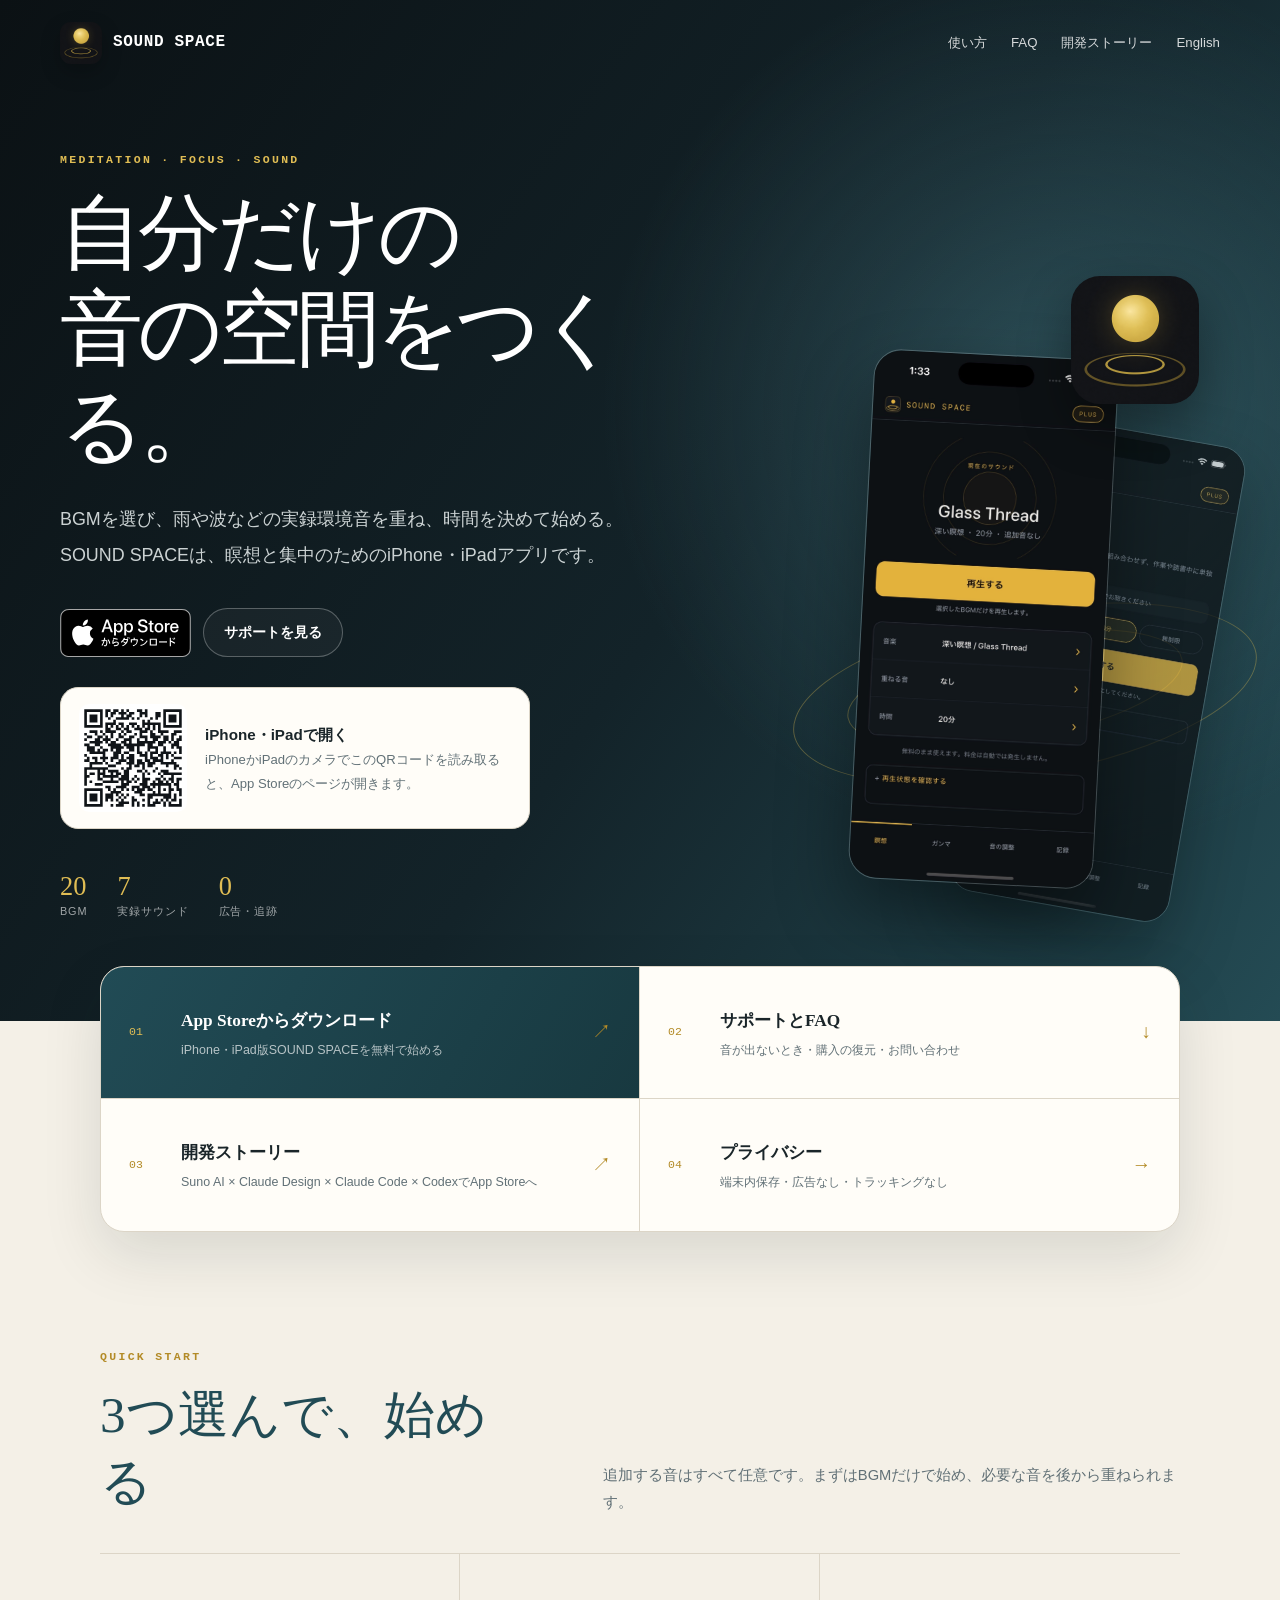
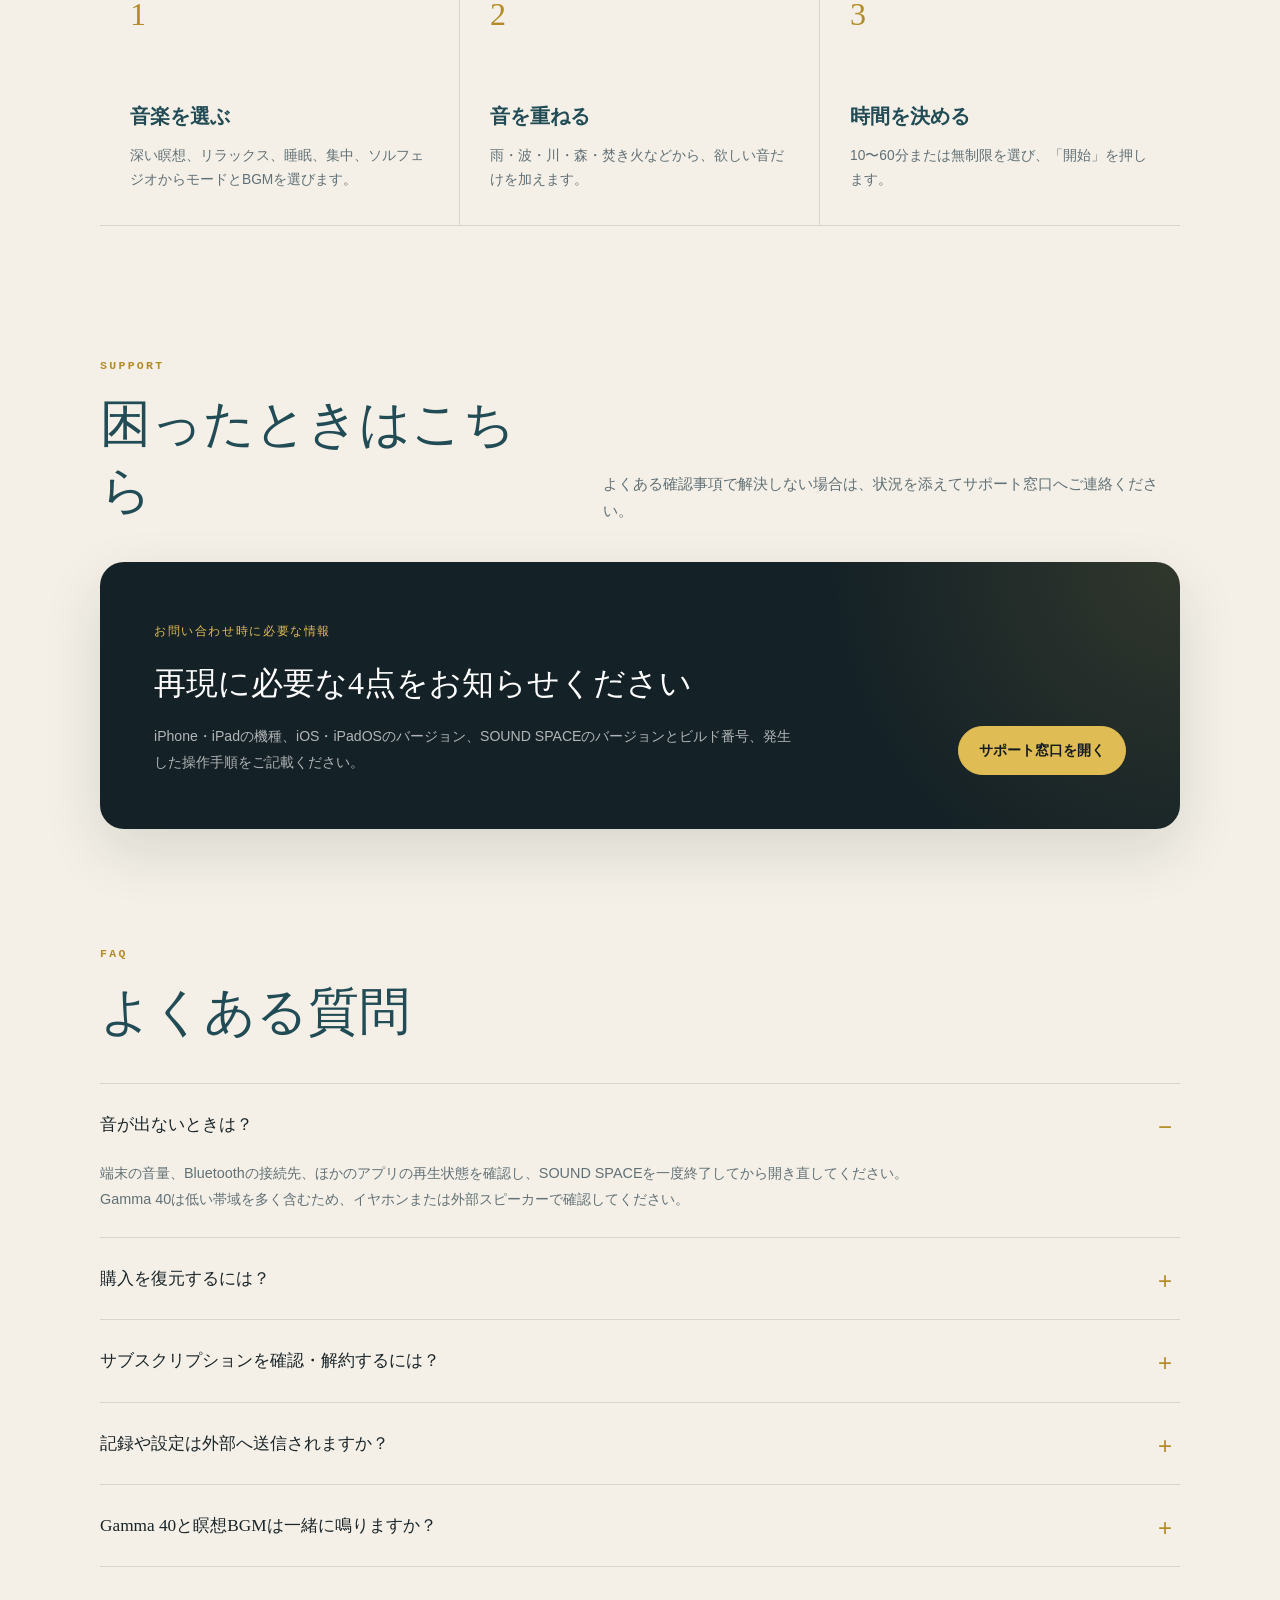
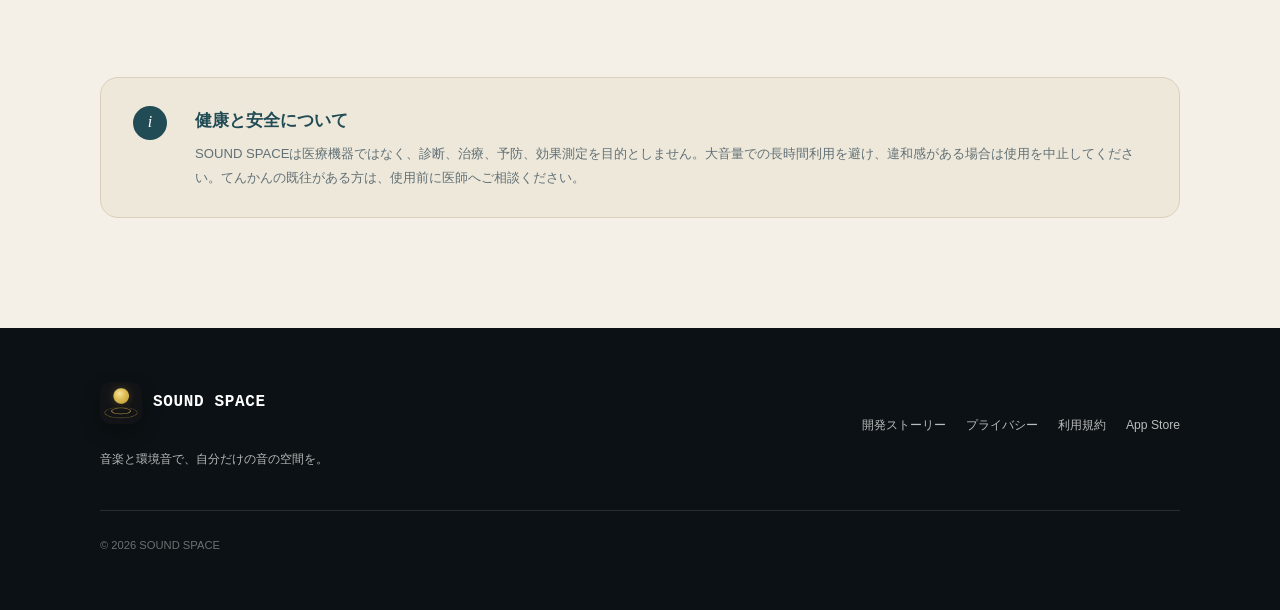
<file: index.html>
<!doctype html>
<html lang="ja">
<head>
  <meta charset="utf-8">
  <meta name="viewport" content="width=device-width, initial-scale=1">
  <title>SOUND SPACE｜瞑想・集中のためのiPhone・iPadアプリ 公式サポート</title>
  <meta name="description" content="iPhone・iPadアプリ「SOUND SPACE」の使い方、よくある質問、購入の復元、開発ストーリー、プライバシーポリシーをご案内します。">
  <meta property="og:title" content="SOUND SPACE | 公式サポート">
  <meta property="og:description" content="音楽と実録環境音を組み合わせる瞑想・集中アプリ「SOUND SPACE」の公式情報とサポート。">
  <meta property="og:type" content="website">
  <meta property="og:locale" content="ja_JP">
  <meta property="og:image" content="https://gitnaka161.github.io/sound-space-support/assets/sound-space-icon.png">
  <link rel="canonical" href="https://gitnaka161.github.io/sound-space-support/">
  <link rel="icon" href="assets/sound-space-icon.png">
  <link rel="stylesheet" href="styles.css">
  <link rel="alternate" hreflang="ja" href="https://gitnaka161.github.io/sound-space-support/">
  <link rel="alternate" hreflang="en" href="https://gitnaka161.github.io/sound-space-support/index-en.html">
  <meta name="apple-itunes-app" content="app-id=6806597979">
<script type="application/ld+json">
{"@context":"https://schema.org","@type":"SoftwareApplication","name":"SOUND SPACE - 瞑想・集中",
"operatingSystem":"iOS, iPadOS","applicationCategory":"HealthApplication",
"description":"瞑想BGMに雨・波・川・焚き火・シンギングボウルなどの実録環境音を重ねて、自分だけのサウンドをつくるアプリ。40Hzの聴覚刺激ツール Gamma 40 も収録。",
"url":"https://apps.apple.com/app/id6806597979","inLanguage":["ja","en"],
"offers":{"@type":"Offer","price":"0","priceCurrency":"JPY"},
"publisher":{"@type":"Person","name":"Kunitomi Katakawa"}}
</script>
</head>
<body class="home">
  <a class="skip-link" href="#support">サポート情報へ移動</a>

  <header class="site-header">
    <div class="site-header__inner">
      <a class="brand" href="./" aria-label="SOUND SPACE ホーム">
        <img src="assets/sound-space-icon.png" alt="">
        <span>SOUND SPACE</span>
      </a>
      <nav class="site-nav" aria-label="主要メニュー">
        <a href="#guide">使い方</a>
        <a href="#faq">FAQ</a>
        <a href="product-architecture-workflow-ja.html">開発ストーリー</a>
        <a href="index-en.html" lang="en">English</a>
      </nav>
    </div>
  </header>

  <main class="home-main">
    <section class="hero" aria-labelledby="hero-title">
      <div class="hero__copy">
        <p class="eyebrow">MEDITATION · FOCUS · SOUND</p>
        <h1 id="hero-title">自分だけの<br>音の空間をつくる。</h1>
        <p class="hero__lead">BGMを選び、雨や波などの実録環境音を重ね、時間を決めて始める。SOUND SPACEは、瞑想と集中のためのiPhone・iPadアプリです。</p>
        <div class="hero__actions">
          <a class="store-badge" href="https://apps.apple.com/app/id6806597979">
            <img class="badge" src="assets/appstore-badge-ja.svg" alt="App Storeでダウンロード" width="131" height="48">
          </a>
          <a class="button button--ghost" href="#support">サポートを見る</a>
        </div>
        <div class="install">
          <img src="assets/app-store-qr.svg" alt="App StoreのSOUND SPACEのページを開くQRコード" width="108" height="108">
          <div><strong>iPhone・iPadで開く</strong>iPhoneかiPadのカメラでこのQRコードを読み取ると、App Storeのページが開きます。</div>
        </div>
        <ul class="fact-list" aria-label="アプリの特徴">
          <li><strong>20</strong><span>BGM</span></li>
          <li><strong>7</strong><span>実録サウンド</span></li>
          <li><strong>0</strong><span>広告・追跡</span></li>
        </ul>
      </div>
      <div class="hero__visual" aria-label="SOUND SPACEのアプリ画面">
        <div class="orbit orbit--one"></div>
        <div class="orbit orbit--two"></div>
        <img class="hero__icon" src="assets/sound-space-icon.png" alt="満月と水面の波紋を表したSOUND SPACEのアイコン">
        <img class="phone phone--back" src="assets/sound-space-gamma.jpg" alt="Gamma 40画面">
        <img class="phone phone--front" src="assets/sound-space-meditation.jpg" alt="瞑想サウンドを組み立てる画面">
      </div>
    </section>

    <section class="link-grid" aria-label="公式情報">
      <a class="feature-link feature-link--store" href="https://apps.apple.com/app/id6806597979">
        <span class="feature-link__number">01</span>
        <span><strong>App Storeからダウンロード</strong><small>iPhone・iPad版SOUND SPACEを無料で始める</small></span>
        <span class="feature-link__arrow" aria-hidden="true">↗</span>
      </a>
      <a class="feature-link" href="#support">
        <span class="feature-link__number">02</span>
        <span><strong>サポートとFAQ</strong><small>音が出ないとき・購入の復元・お問い合わせ</small></span>
        <span class="feature-link__arrow" aria-hidden="true">↓</span>
      </a>
      <a class="feature-link" href="product-architecture-workflow-ja.html">
        <span class="feature-link__number">03</span>
        <span><strong>開発ストーリー</strong><small>Suno AI × Claude Design × Claude Code × CodexでApp Storeへ</small></span>
        <span class="feature-link__arrow" aria-hidden="true">↗</span>
      </a>
      <a class="feature-link" href="privacy.html">
        <span class="feature-link__number">04</span>
        <span><strong>プライバシー</strong><small>端末内保存・広告なし・トラッキングなし</small></span>
        <span class="feature-link__arrow" aria-hidden="true">→</span>
      </a>
    </section>

    <section class="section" id="guide" aria-labelledby="guide-title">
      <div class="section-heading">
        <p class="eyebrow">QUICK START</p>
        <h2 id="guide-title">3つ選んで、始める</h2>
        <p>追加する音はすべて任意です。まずはBGMだけで始め、必要な音を後から重ねられます。</p>
      </div>
      <ol class="steps">
        <li><span>1</span><div><strong>音楽を選ぶ</strong><p>深い瞑想、リラックス、睡眠、集中、ソルフェジオからモードとBGMを選びます。</p></div></li>
        <li><span>2</span><div><strong>音を重ねる</strong><p>雨・波・川・森・焚き火などから、欲しい音だけを加えます。</p></div></li>
        <li><span>3</span><div><strong>時間を決める</strong><p>10〜60分または無制限を選び、「開始」を押します。</p></div></li>
      </ol>
    </section>

    <section class="section section--support" id="support" aria-labelledby="support-title">
      <div class="section-heading">
        <p class="eyebrow">SUPPORT</p>
        <h2 id="support-title">困ったときはこちら</h2>
        <p>よくある確認事項で解決しない場合は、状況を添えてサポート窓口へご連絡ください。</p>
      </div>
      <div class="support-card">
        <div>
          <span class="support-card__label">お問い合わせ時に必要な情報</span>
          <h3>再現に必要な4点をお知らせください</h3>
          <p>iPhone・iPadの機種、iOS・iPadOSのバージョン、SOUND SPACEのバージョンとビルド番号、発生した操作手順をご記載ください。</p>
        </div>
        <a class="button button--primary" href="https://github.com/gitnaka161/sound-space-support/issues/new">サポート窓口を開く</a>
      </div>
    </section>

    <section class="section" id="faq" aria-labelledby="faq-title">
      <div class="section-heading section-heading--compact">
        <p class="eyebrow">FAQ</p>
        <h2 id="faq-title">よくある質問</h2>
      </div>
      <div class="faq-list">
        <details open>
          <summary>音が出ないときは？</summary>
          <p>端末の音量、Bluetoothの接続先、ほかのアプリの再生状態を確認し、SOUND SPACEを一度終了してから開き直してください。Gamma 40は低い帯域を多く含むため、イヤホンまたは外部スピーカーで確認してください。</p>
        </details>
        <details>
          <summary>購入を復元するには？</summary>
          <p>アプリ右上の「PLUS」を開き、「購入を復元」を選んでください。同じApple Accountに有効な購入がある場合、利用権が復元されます。</p>
        </details>
        <details>
          <summary>サブスクリプションを確認・解約するには？</summary>
          <p>iPhone・iPadの「設定」からApple Accountを開き、「サブスクリプション」でSOUND SPACEを選択してください。契約状況の確認や解約はAppleの画面で行います。</p>
        </details>
        <details>
          <summary>記録や設定は外部へ送信されますか？</summary>
          <p>送信されません。設定とセッション記録は端末内に保存されます。広告、アクセス解析、トラッキングも使用していません。購入と復元のみAppleのStoreKitを利用します。</p>
        </details>
        <details>
          <summary>Gamma 40と瞑想BGMは一緒に鳴りますか？</summary>
          <p>鳴りません。Gamma 40は音楽ではなく、固定した40Hz刺激音を再生する独立ツールです。瞑想BGMとは別のタブで使用します。</p>
        </details>
      </div>
    </section>

    <aside class="safety" aria-labelledby="safety-title">
      <div class="safety__mark" aria-hidden="true">i</div>
      <div>
        <h2 id="safety-title">健康と安全について</h2>
        <p>SOUND SPACEは医療機器ではなく、診断、治療、予防、効果測定を目的としません。大音量での長時間利用を避け、違和感がある場合は使用を中止してください。てんかんの既往がある方は、使用前に医師へご相談ください。</p>
      </div>
    </aside>
  </main>

  <footer class="site-footer">
    <div>
      <a class="brand brand--footer" href="./"><img src="assets/sound-space-icon.png" alt=""><span>SOUND SPACE</span></a>
      <p>音楽と環境音で、自分だけの音の空間を。</p>
    </div>
    <nav aria-label="フッターメニュー">
      <a href="product-architecture-workflow-ja.html">開発ストーリー</a>
      <a href="privacy.html">プライバシー</a>
      <a href="terms.html">利用規約</a>
      <a href="https://apps.apple.com/app/id6806597979">App Store</a>
    </nav>
    <p class="copyright">© 2026 SOUND SPACE</p>
  </footer>
</body>
</html>
</file>
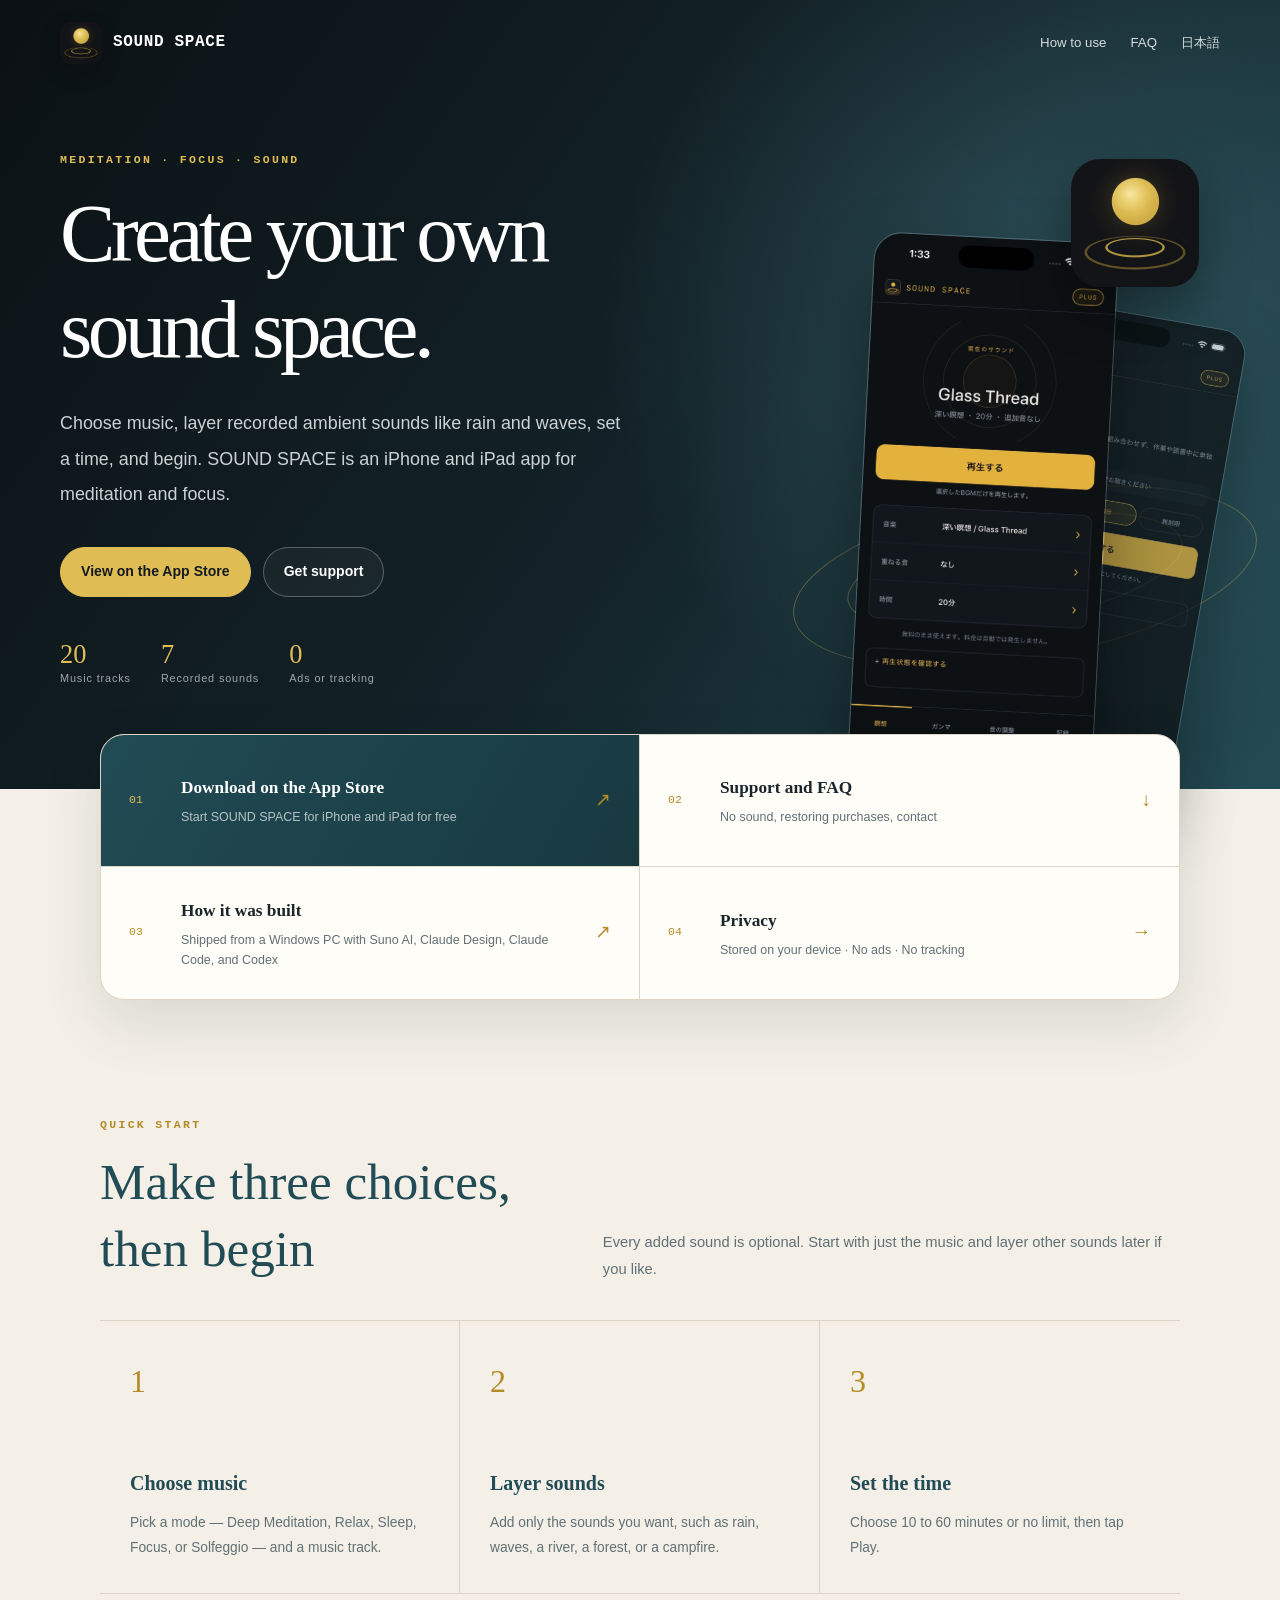
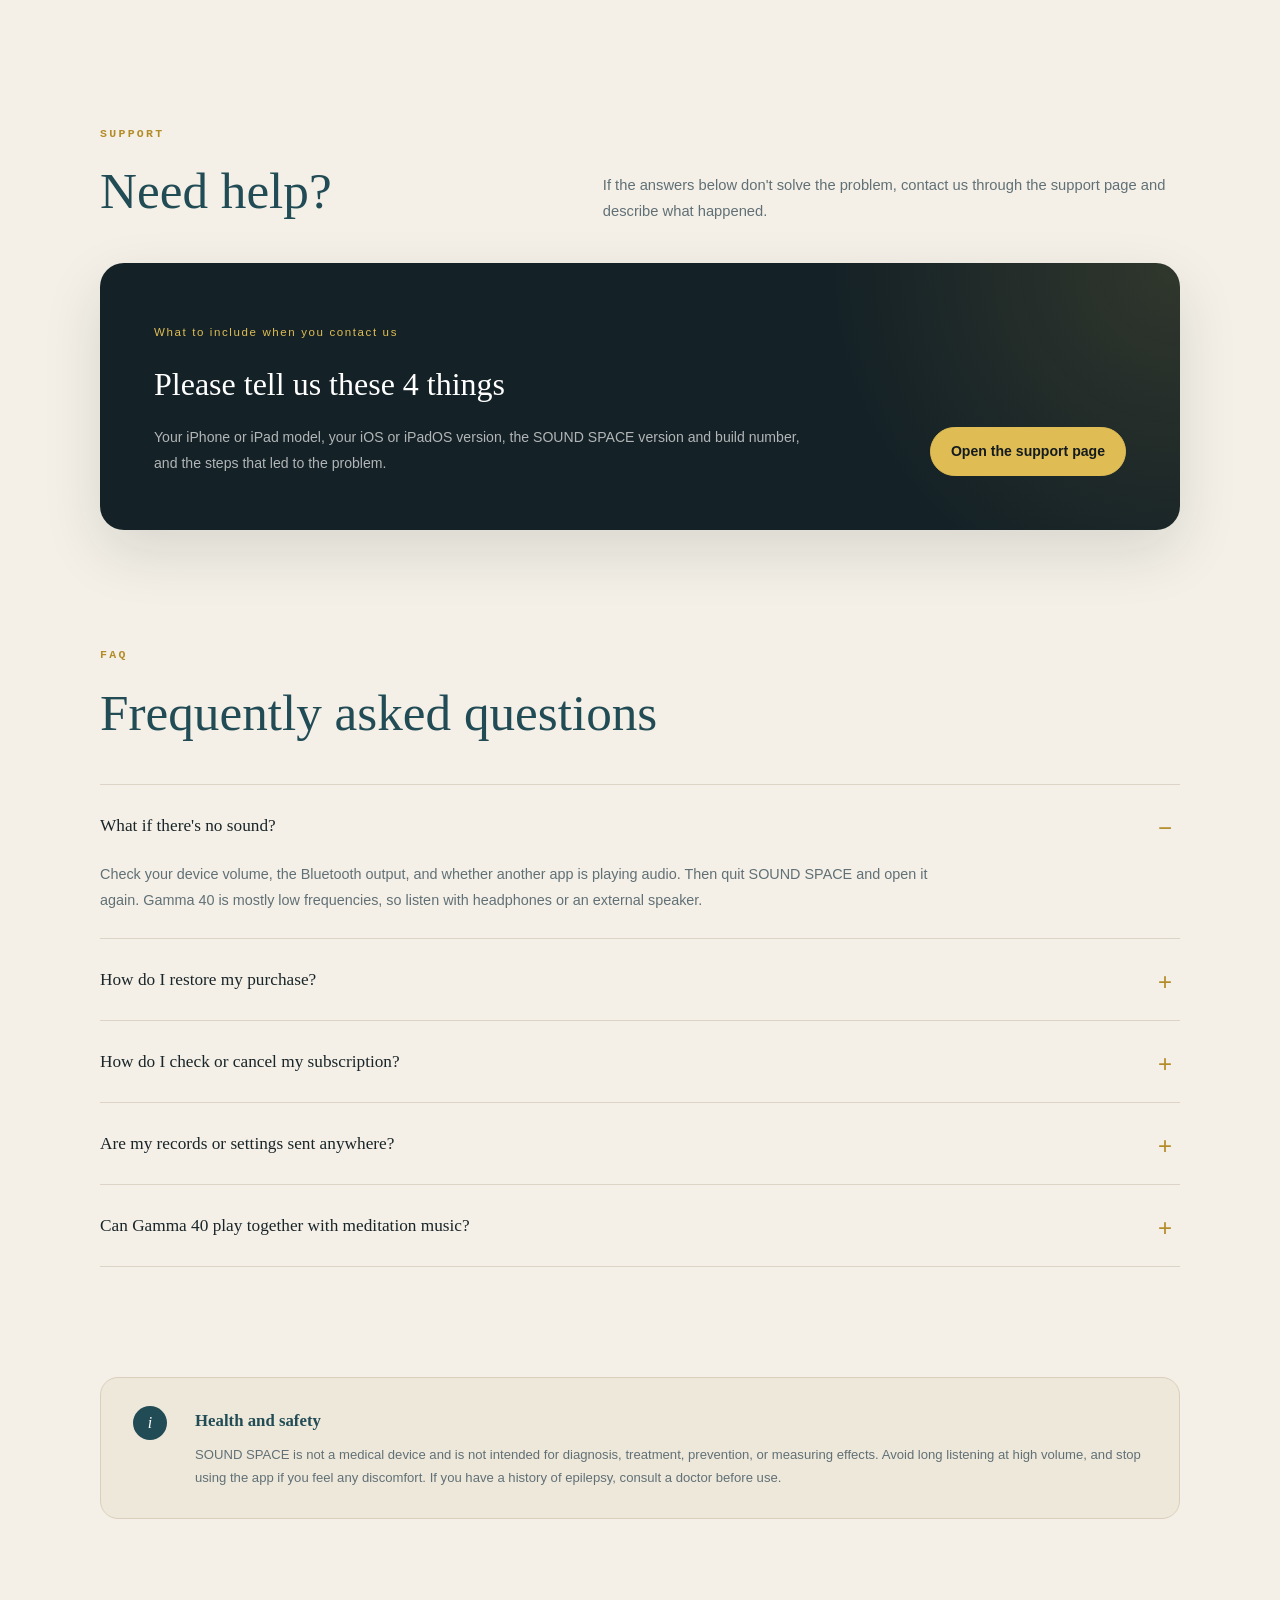
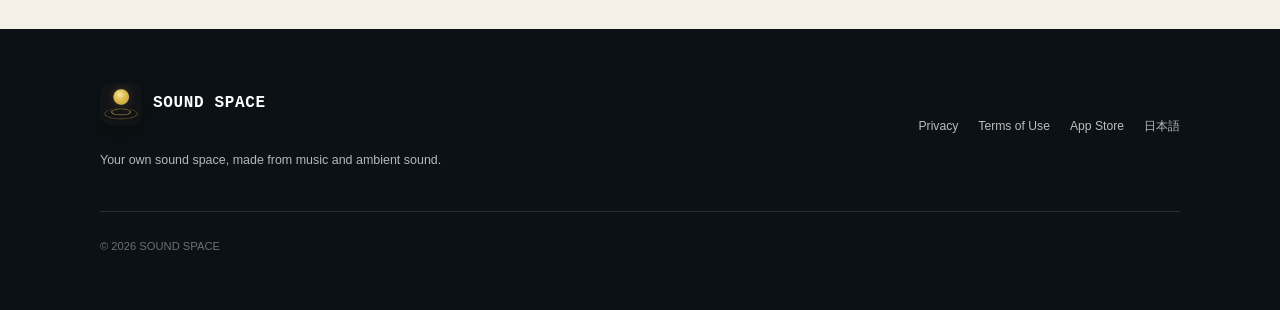
<file: index-en.html>
<!doctype html>
<html lang="en">
<head>
  <meta charset="utf-8">
  <meta name="viewport" content="width=device-width, initial-scale=1">
  <title>SOUND SPACE | Meditation &amp; Focus Sound App for iPhone and iPad</title>
  <meta name="description" content="How to use SOUND SPACE for iPhone and iPad, FAQ, restoring purchases, and the privacy policy.">
  <meta property="og:title" content="SOUND SPACE | Official Support">
  <meta property="og:description" content="Official information and support for SOUND SPACE, a meditation and focus app that combines music with recorded ambient sounds.">
  <meta property="og:type" content="website">
  <meta property="og:locale" content="en_US">
  <meta property="og:image" content="https://gitnaka161.github.io/sound-space-support/assets/sound-space-icon.png">
  <link rel="canonical" href="https://gitnaka161.github.io/sound-space-support/index-en.html">
  <link rel="alternate" hreflang="ja" href="https://gitnaka161.github.io/sound-space-support/">
  <link rel="icon" href="assets/sound-space-icon.png">
  <link rel="stylesheet" href="styles.css">
  <meta name="apple-itunes-app" content="app-id=6806597979">
<script type="application/ld+json">
{"@context":"https://schema.org","@type":"SoftwareApplication","name":"SOUND SPACE - Meditate & Focus",
"operatingSystem":"iOS, iPadOS","applicationCategory":"HealthApplication",
"description":"Layer recorded rain, waves, river, campfire and singing bowl over meditation music to build your own sound space. Includes Gamma 40, a standalone 40 Hz auditory stimulus tool.",
"url":"https://apps.apple.com/app/id6806597979","inLanguage":["ja","en"],
"offers":{"@type":"Offer","price":"0","priceCurrency":"USD"},
"publisher":{"@type":"Person","name":"Kunitomi Katakawa"}}
</script>
</head>
<body class="home">
  <a class="skip-link" href="#support">Skip to support</a>

  <header class="site-header">
    <div class="site-header__inner">
      <a class="brand" href="index-en.html" aria-label="SOUND SPACE home">
        <img src="assets/sound-space-icon.png" alt="">
        <span>SOUND SPACE</span>
      </a>
      <nav class="site-nav" aria-label="Main menu">
        <a href="#guide">How to use</a>
        <a href="#faq">FAQ</a>
        <a href="./" lang="ja">日本語</a>
      </nav>
    </div>
  </header>

  <main class="home-main">
    <section class="hero" aria-labelledby="hero-title">
      <div class="hero__copy">
        <p class="eyebrow">MEDITATION · FOCUS · SOUND</p>
        <h1 id="hero-title">Create your own<br>sound space.</h1>
        <p class="hero__lead">Choose music, layer recorded ambient sounds like rain and waves, set a time, and begin. SOUND SPACE is an iPhone and iPad app for meditation and focus.</p>
        <div class="hero__actions">
          <a class="button button--primary" href="https://apps.apple.com/app/id6806597979">View on the App Store</a>
          <a class="button button--ghost" href="#support">Get support</a>
        </div>
        <ul class="fact-list" aria-label="App highlights">
          <li><strong>20</strong><span>Music tracks</span></li>
          <li><strong>7</strong><span>Recorded sounds</span></li>
          <li><strong>0</strong><span>Ads or tracking</span></li>
        </ul>
      </div>
      <div class="hero__visual" aria-label="SOUND SPACE app screens">
        <div class="orbit orbit--one"></div>
        <div class="orbit orbit--two"></div>
        <img class="hero__icon" src="assets/sound-space-icon.png" alt="SOUND SPACE icon showing a full moon and ripples on water">
        <img class="phone phone--back" src="assets/sound-space-gamma.jpg" alt="Gamma 40 screen">
        <img class="phone phone--front" src="assets/sound-space-meditation.jpg" alt="Screen for building a meditation sound">
      </div>
    </section>

    <section class="link-grid" aria-label="Official information">
      <a class="feature-link feature-link--store" href="https://apps.apple.com/app/id6806597979">
        <span class="feature-link__number">01</span>
        <span><strong>Download on the App Store</strong><small>Start SOUND SPACE for iPhone and iPad for free</small></span>
        <span class="feature-link__arrow" aria-hidden="true">↗</span>
      </a>
      <a class="feature-link" href="#support">
        <span class="feature-link__number">02</span>
        <span><strong>Support and FAQ</strong><small>No sound, restoring purchases, contact</small></span>
        <span class="feature-link__arrow" aria-hidden="true">↓</span>
      </a>
      <a class="feature-link" href="story-en.html">
        <span class="feature-link__number">03</span>
        <span><strong>How it was built</strong><small>Shipped from a Windows PC with Suno AI, Claude Design, Claude Code, and Codex</small></span>
        <span class="feature-link__arrow" aria-hidden="true">↗</span>
      </a>
      <a class="feature-link" href="privacy-en.html">
        <span class="feature-link__number">04</span>
        <span><strong>Privacy</strong><small>Stored on your device · No ads · No tracking</small></span>
        <span class="feature-link__arrow" aria-hidden="true">→</span>
      </a>
    </section>

    <section class="section" id="guide" aria-labelledby="guide-title">
      <div class="section-heading">
        <p class="eyebrow">QUICK START</p>
        <h2 id="guide-title">Make three choices, then begin</h2>
        <p>Every added sound is optional. Start with just the music and layer other sounds later if you like.</p>
      </div>
      <ol class="steps">
        <li><span>1</span><div><strong>Choose music</strong><p>Pick a mode — Deep Meditation, Relax, Sleep, Focus, or Solfeggio — and a music track.</p></div></li>
        <li><span>2</span><div><strong>Layer sounds</strong><p>Add only the sounds you want, such as rain, waves, a river, a forest, or a campfire.</p></div></li>
        <li><span>3</span><div><strong>Set the time</strong><p>Choose 10 to 60 minutes or no limit, then tap Play.</p></div></li>
      </ol>
    </section>

    <section class="section section--support" id="support" aria-labelledby="support-title">
      <div class="section-heading">
        <p class="eyebrow">SUPPORT</p>
        <h2 id="support-title">Need help?</h2>
        <p>If the answers below don't solve the problem, contact us through the support page and describe what happened.</p>
      </div>
      <div class="support-card">
        <div>
          <span class="support-card__label">What to include when you contact us</span>
          <h3>Please tell us these 4 things</h3>
          <p>Your iPhone or iPad model, your iOS or iPadOS version, the SOUND SPACE version and build number, and the steps that led to the problem.</p>
        </div>
        <a class="button button--primary" href="https://github.com/gitnaka161/sound-space-support/issues/new">Open the support page</a>
      </div>
    </section>

    <section class="section" id="faq" aria-labelledby="faq-title">
      <div class="section-heading section-heading--compact">
        <p class="eyebrow">FAQ</p>
        <h2 id="faq-title">Frequently asked questions</h2>
      </div>
      <div class="faq-list">
        <details open>
          <summary>What if there's no sound?</summary>
          <p>Check your device volume, the Bluetooth output, and whether another app is playing audio. Then quit SOUND SPACE and open it again. Gamma 40 is mostly low frequencies, so listen with headphones or an external speaker.</p>
        </details>
        <details>
          <summary>How do I restore my purchase?</summary>
          <p>Tap PLUS in the top-right corner of the app and choose Restore Purchases. If your Apple Account has an active purchase, your access will be restored.</p>
        </details>
        <details>
          <summary>How do I check or cancel my subscription?</summary>
          <p>Open Settings on your iPhone or iPad, tap your Apple Account, tap Subscriptions, and choose SOUND SPACE. You can check or cancel your subscription there.</p>
        </details>
        <details>
          <summary>Are my records or settings sent anywhere?</summary>
          <p>No. Your settings and session records are stored on your device. The app uses no advertising, analytics, or tracking. Only purchases and restores use Apple's StoreKit.</p>
        </details>
        <details>
          <summary>Can Gamma 40 play together with meditation music?</summary>
          <p>No. Gamma 40 isn't music; it's a standalone tool that plays a fixed 40 Hz stimulus tone. It's used on its own tab, separate from meditation music.</p>
        </details>
      </div>
    </section>

    <aside class="safety" aria-labelledby="safety-title">
      <div class="safety__mark" aria-hidden="true">i</div>
      <div>
        <h2 id="safety-title">Health and safety</h2>
        <p>SOUND SPACE is not a medical device and is not intended for diagnosis, treatment, prevention, or measuring effects. Avoid long listening at high volume, and stop using the app if you feel any discomfort. If you have a history of epilepsy, consult a doctor before use.</p>
      </div>
    </aside>
  </main>

  <footer class="site-footer">
    <div>
      <a class="brand brand--footer" href="index-en.html"><img src="assets/sound-space-icon.png" alt=""><span>SOUND SPACE</span></a>
      <p>Your own sound space, made from music and ambient sound.</p>
    </div>
    <nav aria-label="Footer menu">
      <a href="privacy-en.html">Privacy</a>
      <a href="terms-en.html">Terms of Use</a>
      <a href="https://apps.apple.com/app/id6806597979">App Store</a>
      <a href="./" lang="ja">日本語</a>
    </nav>
    <p class="copyright">© 2026 SOUND SPACE</p>
  </footer>
</body>
</html>
</file>
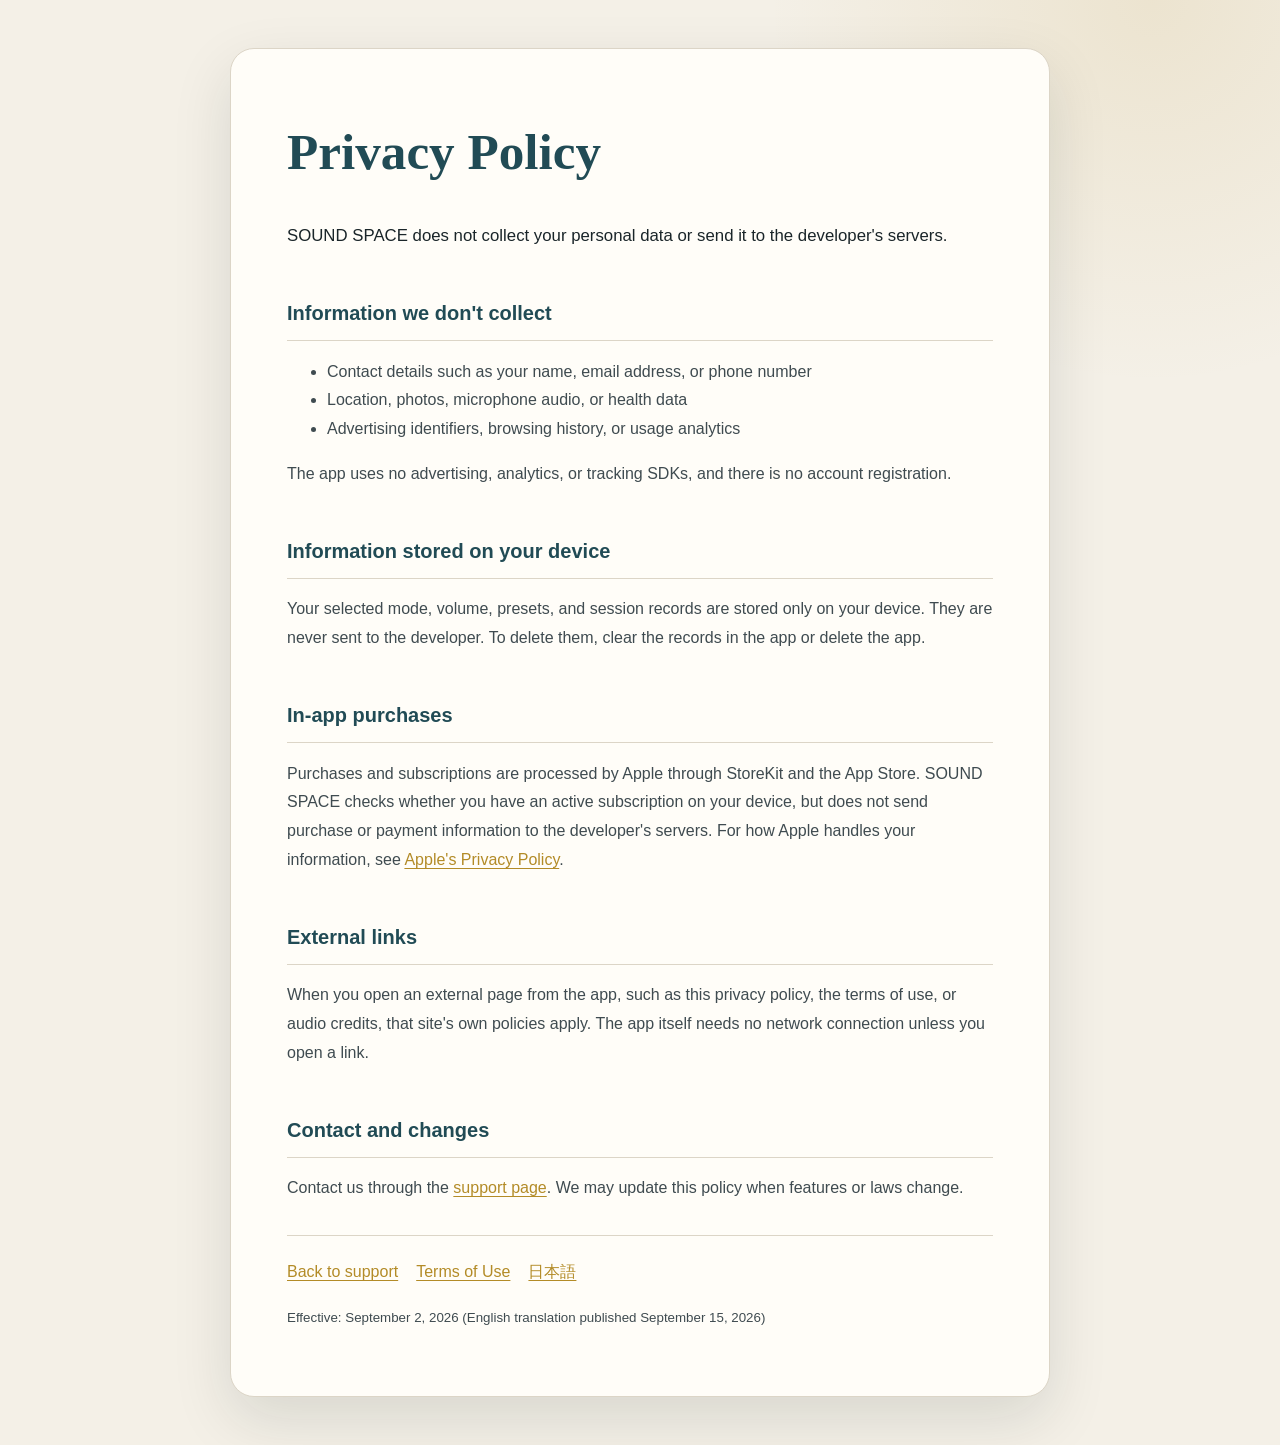
<file: privacy-en.html>
<!doctype html>
<html lang="en">
<head>
  <meta charset="utf-8">
  <meta name="viewport" content="width=device-width, initial-scale=1">
  <title>SOUND SPACE | Privacy Policy</title>
  <link rel="icon" href="assets/sound-space-icon.png">
  <link rel="stylesheet" href="styles.css">
  <meta name="description" content="Privacy policy for SOUND SPACE. No personal data is collected or sent to the developer. No ads, analytics, or tracking.">
  <link rel="canonical" href="https://gitnaka161.github.io/sound-space-support/privacy-en.html">
  <link rel="alternate" hreflang="en" href="https://gitnaka161.github.io/sound-space-support/privacy-en.html">
  <link rel="alternate" hreflang="ja" href="https://gitnaka161.github.io/sound-space-support/privacy.html">
  <meta name="apple-itunes-app" content="app-id=6806597979">
</head>
<body>
<main>
  <h1>Privacy Policy</h1>
  <p class="lead">SOUND SPACE does not collect your personal data or send it to the developer's servers.</p>

  <h2>Information we don't collect</h2>
  <ul>
    <li>Contact details such as your name, email address, or phone number</li>
    <li>Location, photos, microphone audio, or health data</li>
    <li>Advertising identifiers, browsing history, or usage analytics</li>
  </ul>
  <p>The app uses no advertising, analytics, or tracking SDKs, and there is no account registration.</p>

  <h2>Information stored on your device</h2>
  <p>Your selected mode, volume, presets, and session records are stored only on your device. They are never sent to the developer. To delete them, clear the records in the app or delete the app.</p>

  <h2>In-app purchases</h2>
  <p>Purchases and subscriptions are processed by Apple through StoreKit and the App Store. SOUND SPACE checks whether you have an active subscription on your device, but does not send purchase or payment information to the developer's servers. For how Apple handles your information, see <a href="https://www.apple.com/legal/privacy/" rel="noopener">Apple's Privacy Policy</a>.</p>

  <h2>External links</h2>
  <p>When you open an external page from the app, such as this privacy policy, the terms of use, or audio credits, that site's own policies apply. The app itself needs no network connection unless you open a link.</p>

  <h2>Contact and changes</h2>
  <p>Contact us through the <a href="https://github.com/gitnaka161/sound-space-support/issues/new">support page</a>. We may update this policy when features or laws change.</p>

  <nav><a href="index-en.html">Back to support</a><a href="terms-en.html">Terms of Use</a><a href="privacy.html" lang="ja">日本語</a></nav>
  <p><small>Effective: September 2, 2026 (English translation published September 15, 2026)</small></p>
</main>
</body>
</html>
</file>
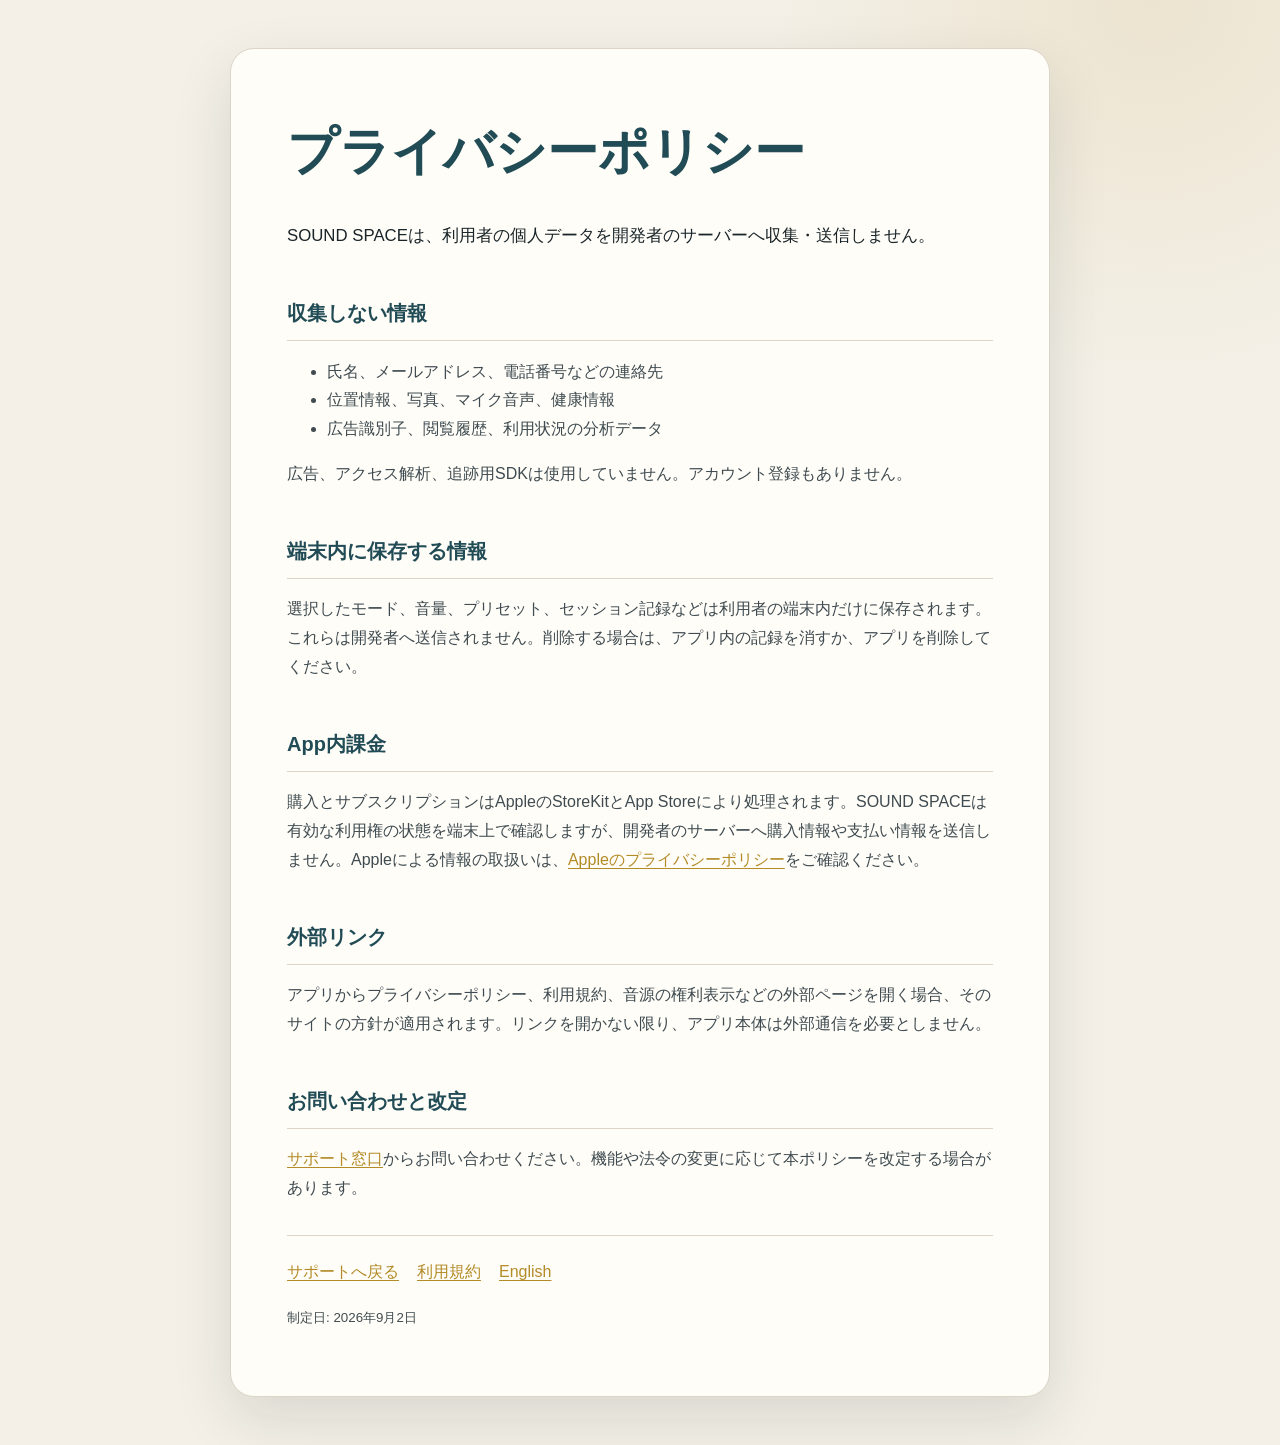
<file: privacy.html>
<!doctype html>
<html lang="ja">
<head>
  <meta charset="utf-8">
  <meta name="viewport" content="width=device-width, initial-scale=1">
  <title>SOUND SPACE | プライバシーポリシー</title>
  <link rel="icon" href="assets/sound-space-icon.png">
  <link rel="stylesheet" href="styles.css">
  <meta name="description" content="SOUND SPACEのプライバシーポリシー。個人データを開発者のサーバーへ収集・送信しません。広告・アクセス解析・追跡もありません。">
  <link rel="canonical" href="https://gitnaka161.github.io/sound-space-support/privacy.html">
  <link rel="alternate" hreflang="ja" href="https://gitnaka161.github.io/sound-space-support/privacy.html">
  <link rel="alternate" hreflang="en" href="https://gitnaka161.github.io/sound-space-support/privacy-en.html">
  <meta name="apple-itunes-app" content="app-id=6806597979">
</head>
<body>
<main>
  <h1>プライバシーポリシー</h1>
  <p class="lead">SOUND SPACEは、利用者の個人データを開発者のサーバーへ収集・送信しません。</p>

  <h2>収集しない情報</h2>
  <ul>
    <li>氏名、メールアドレス、電話番号などの連絡先</li>
    <li>位置情報、写真、マイク音声、健康情報</li>
    <li>広告識別子、閲覧履歴、利用状況の分析データ</li>
  </ul>
  <p>広告、アクセス解析、追跡用SDKは使用していません。アカウント登録もありません。</p>

  <h2>端末内に保存する情報</h2>
  <p>選択したモード、音量、プリセット、セッション記録などは利用者の端末内だけに保存されます。これらは開発者へ送信されません。削除する場合は、アプリ内の記録を消すか、アプリを削除してください。</p>

  <h2>App内課金</h2>
  <p>購入とサブスクリプションはAppleのStoreKitとApp Storeにより処理されます。SOUND SPACEは有効な利用権の状態を端末上で確認しますが、開発者のサーバーへ購入情報や支払い情報を送信しません。Appleによる情報の取扱いは、<a href="https://www.apple.com/legal/privacy/" rel="noopener">Appleのプライバシーポリシー</a>をご確認ください。</p>

  <h2>外部リンク</h2>
  <p>アプリからプライバシーポリシー、利用規約、音源の権利表示などの外部ページを開く場合、そのサイトの方針が適用されます。リンクを開かない限り、アプリ本体は外部通信を必要としません。</p>

  <h2>お問い合わせと改定</h2>
  <p><a href="https://github.com/gitnaka161/sound-space-support/issues/new">サポート窓口</a>からお問い合わせください。機能や法令の変更に応じて本ポリシーを改定する場合があります。</p>

  <nav><a href="index.html">サポートへ戻る</a><a href="terms.html">利用規約</a><a href="privacy-en.html" lang="en">English</a></nav>
  <p><small>制定日: 2026年9月2日</small></p>
</main>
</body>
</html>
</file>
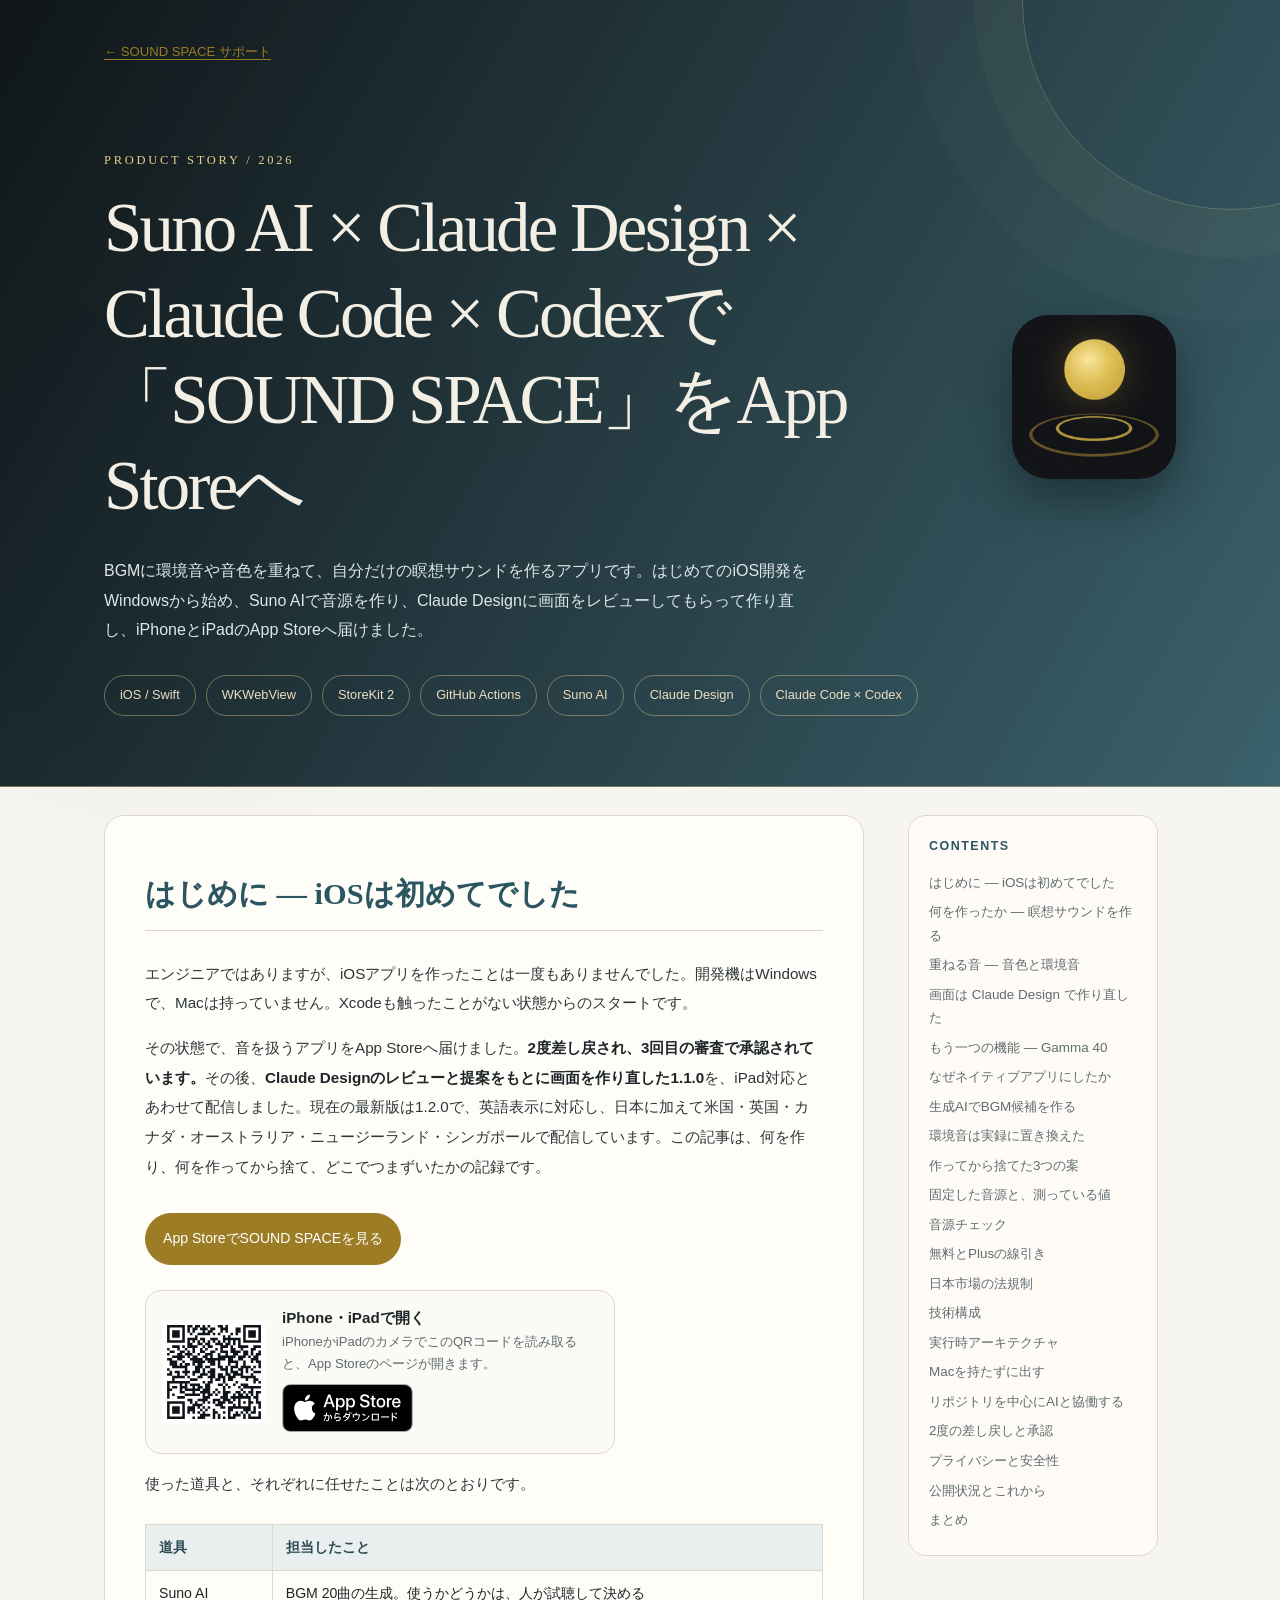
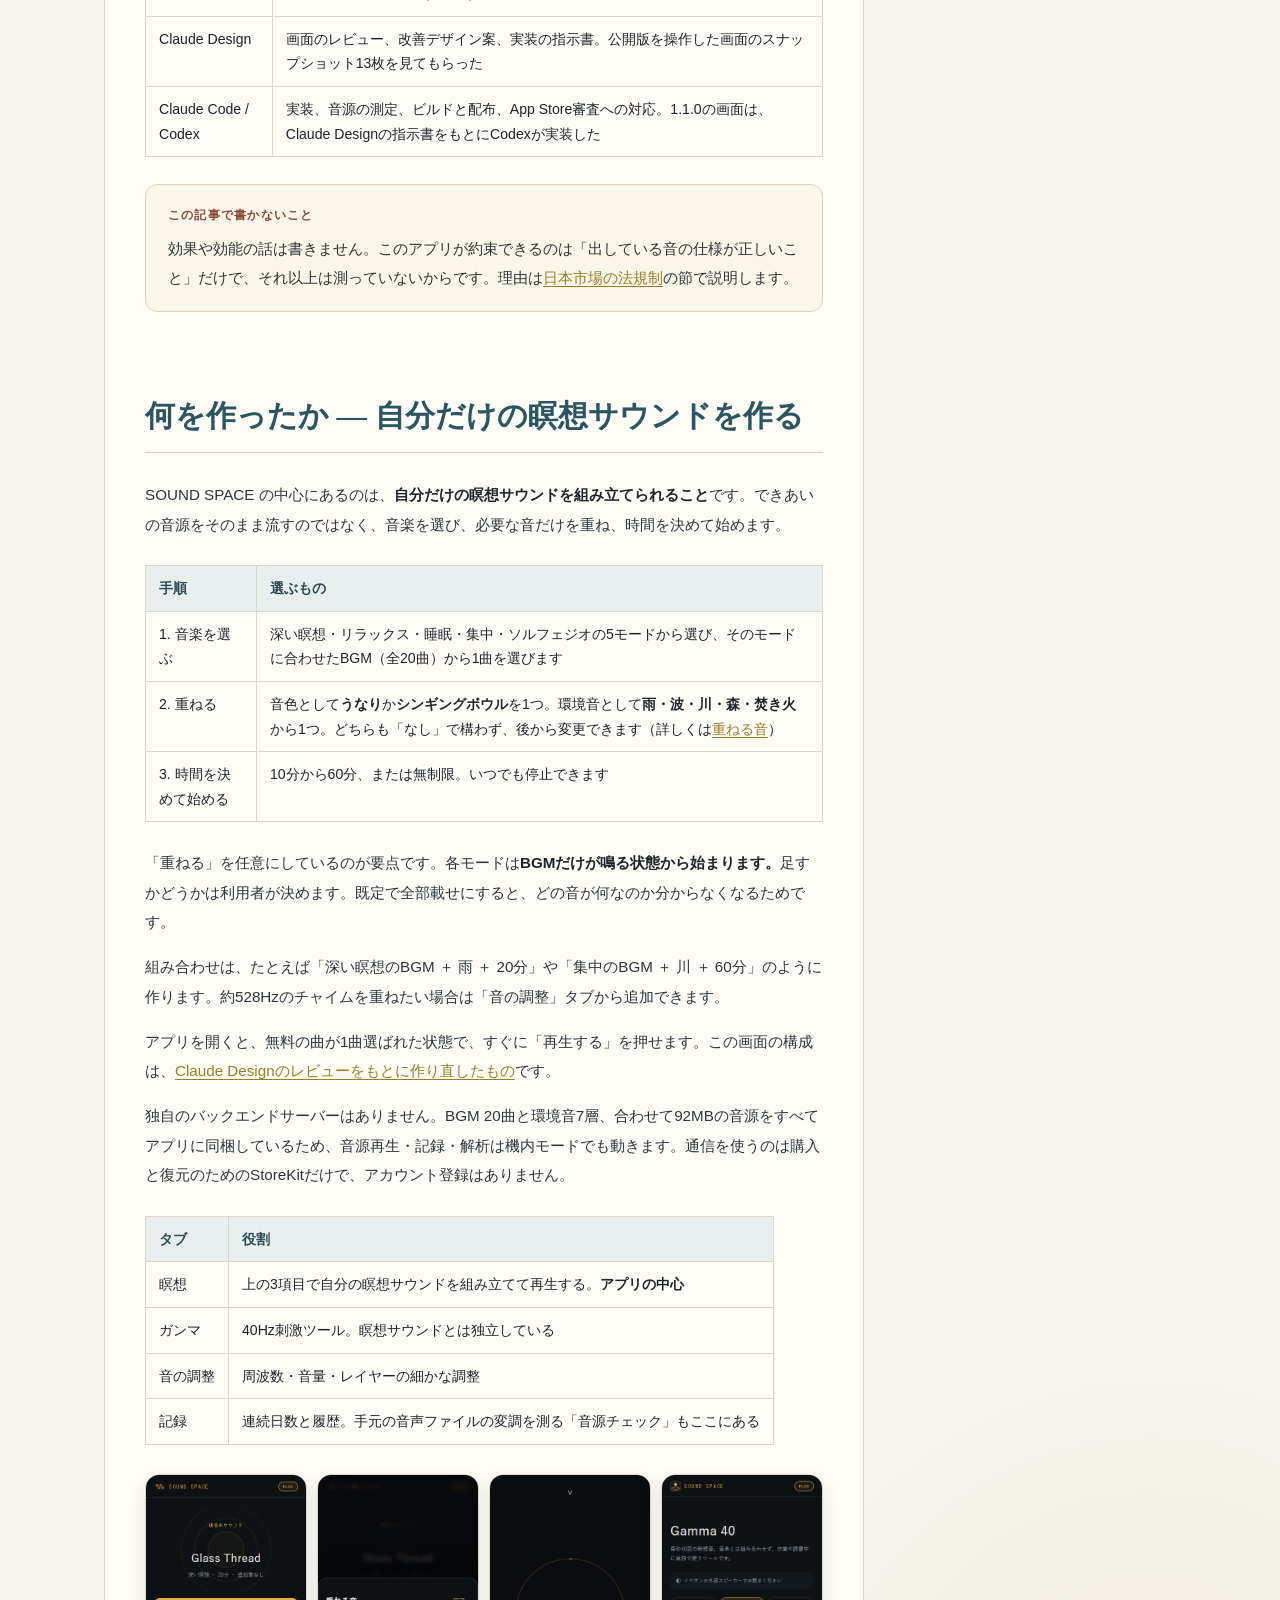
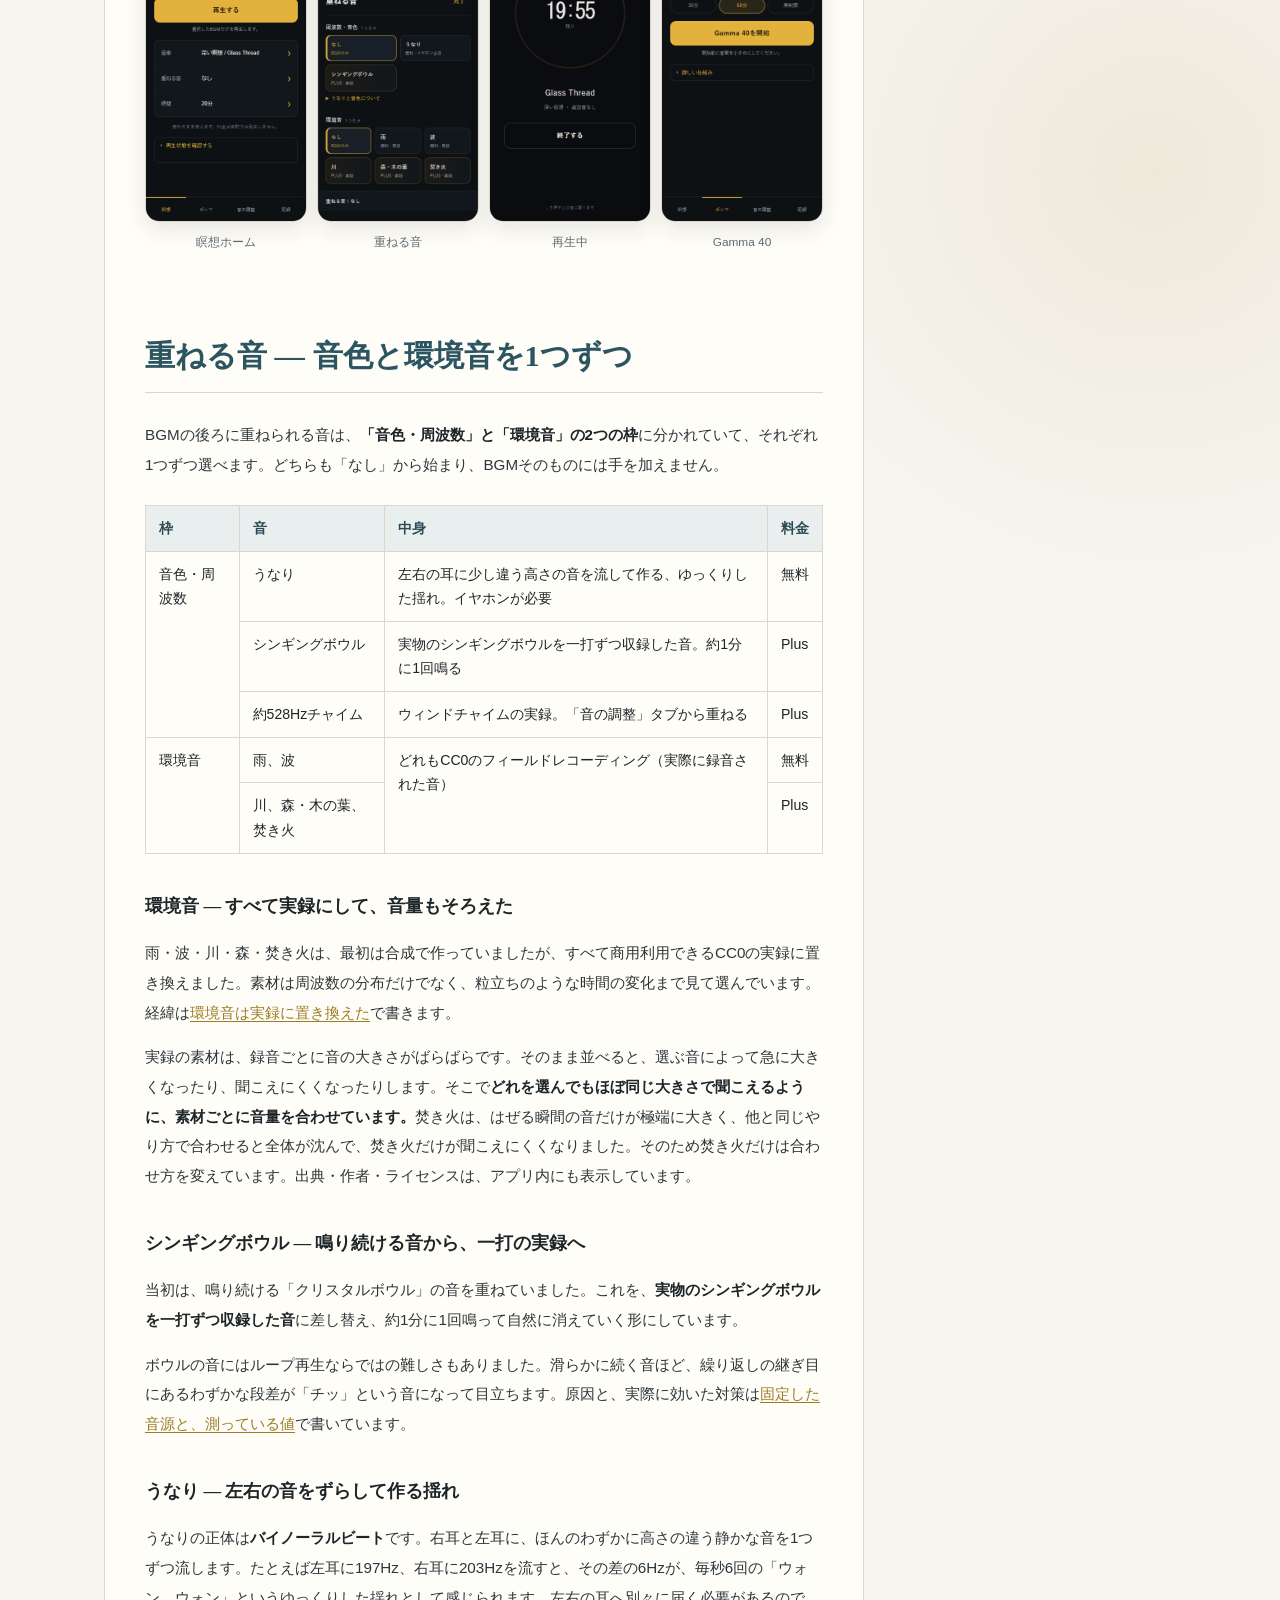
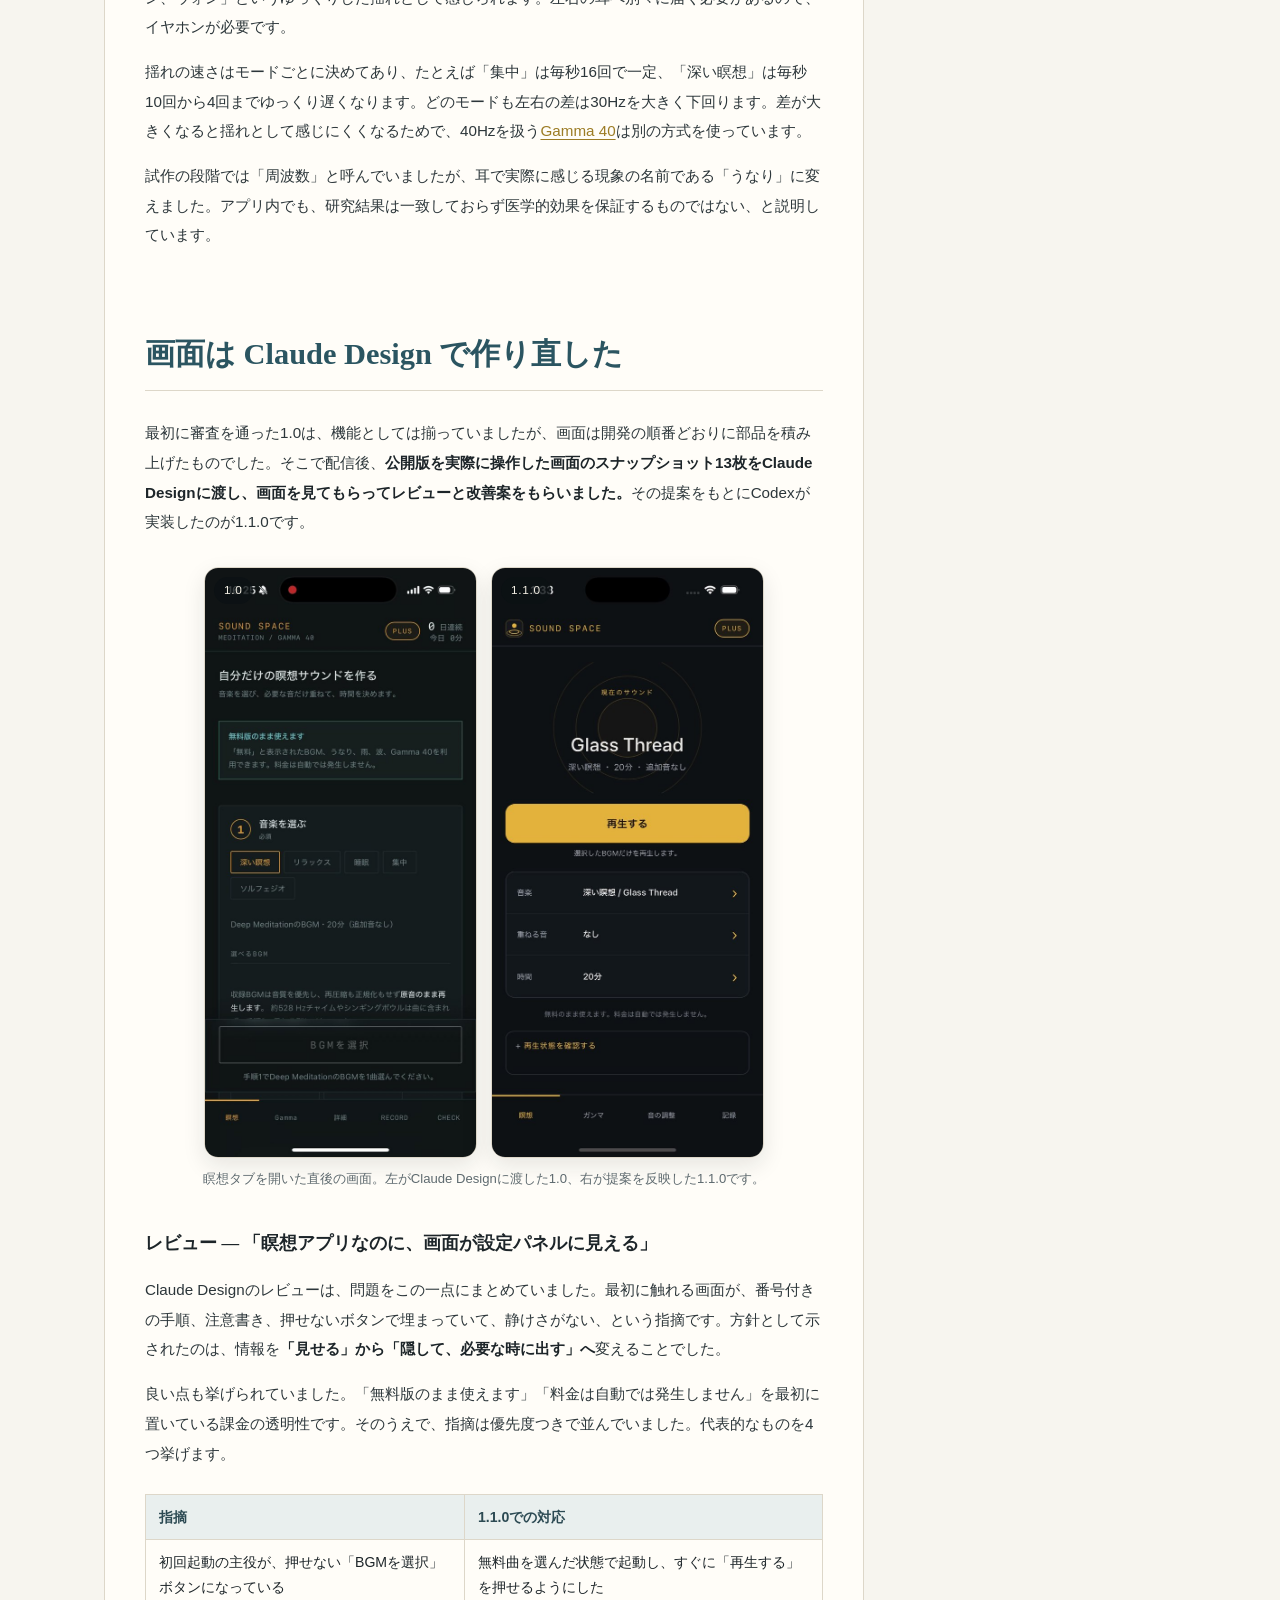
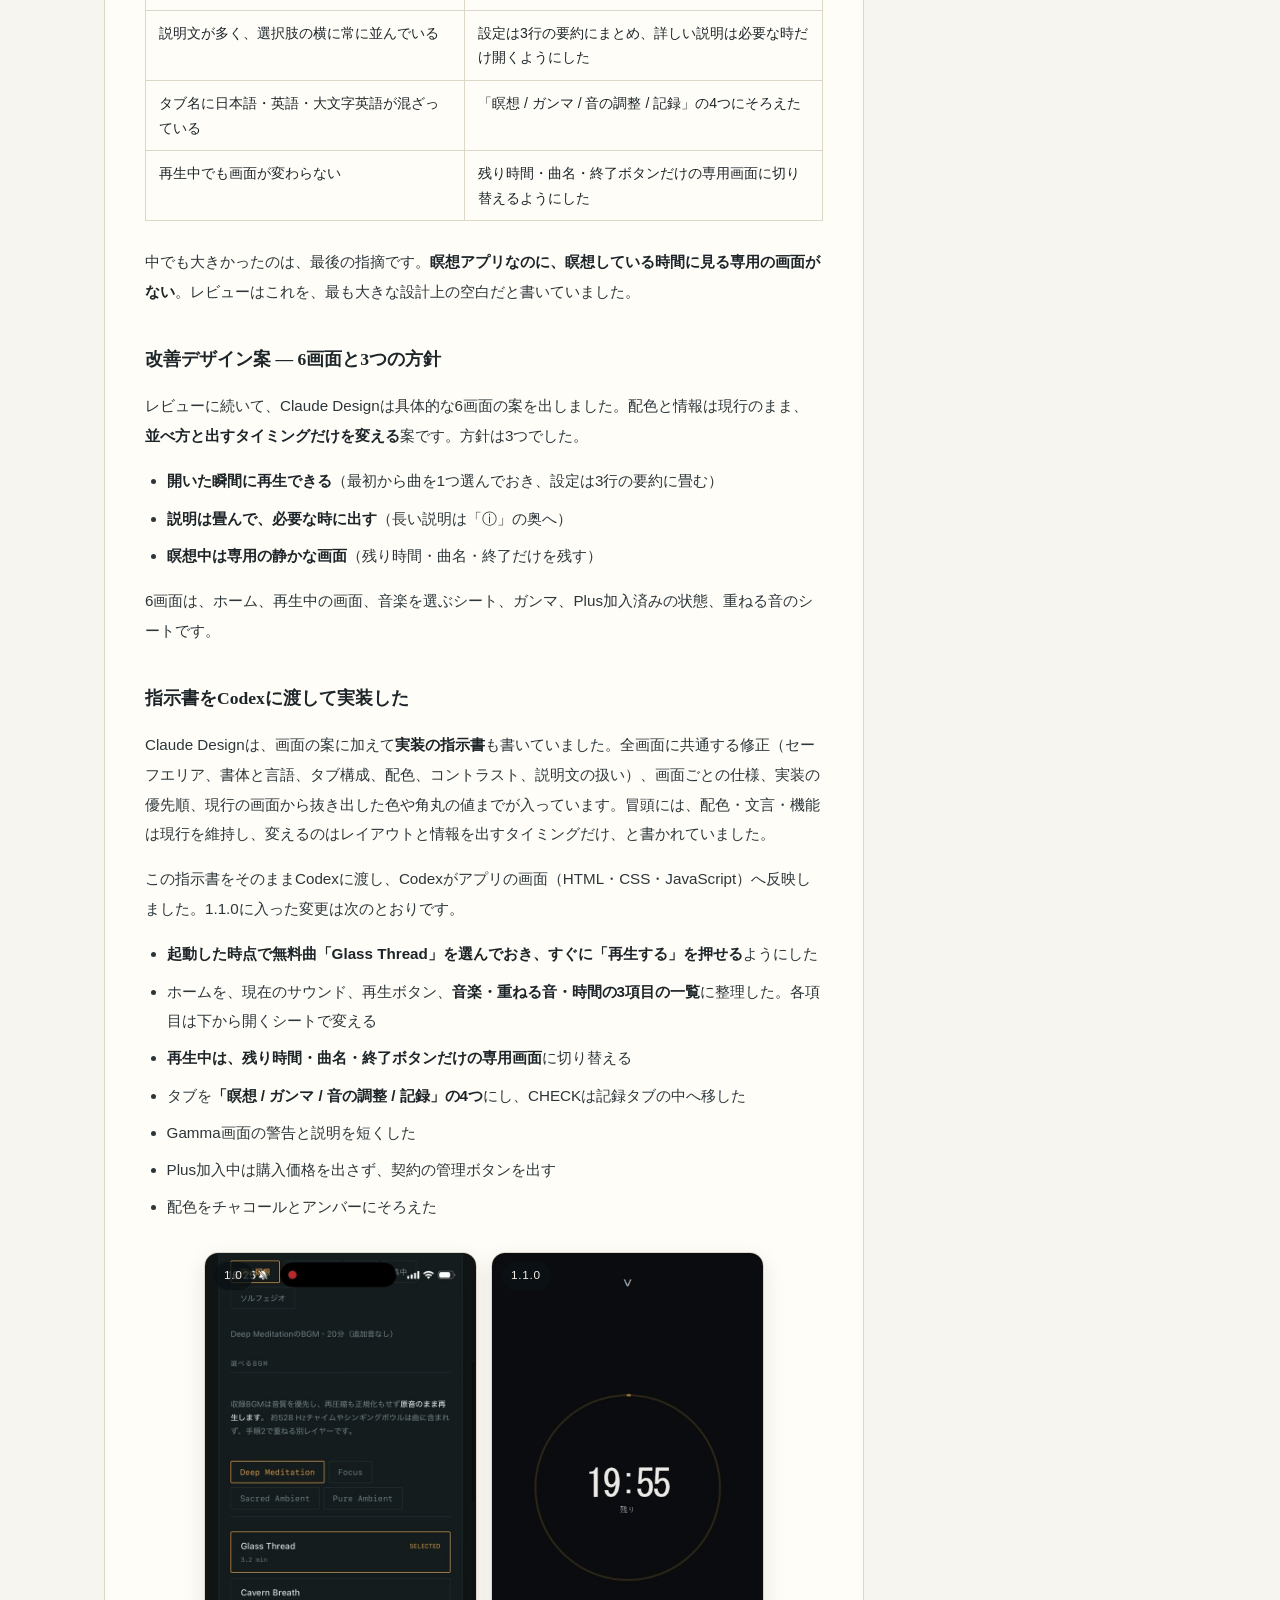
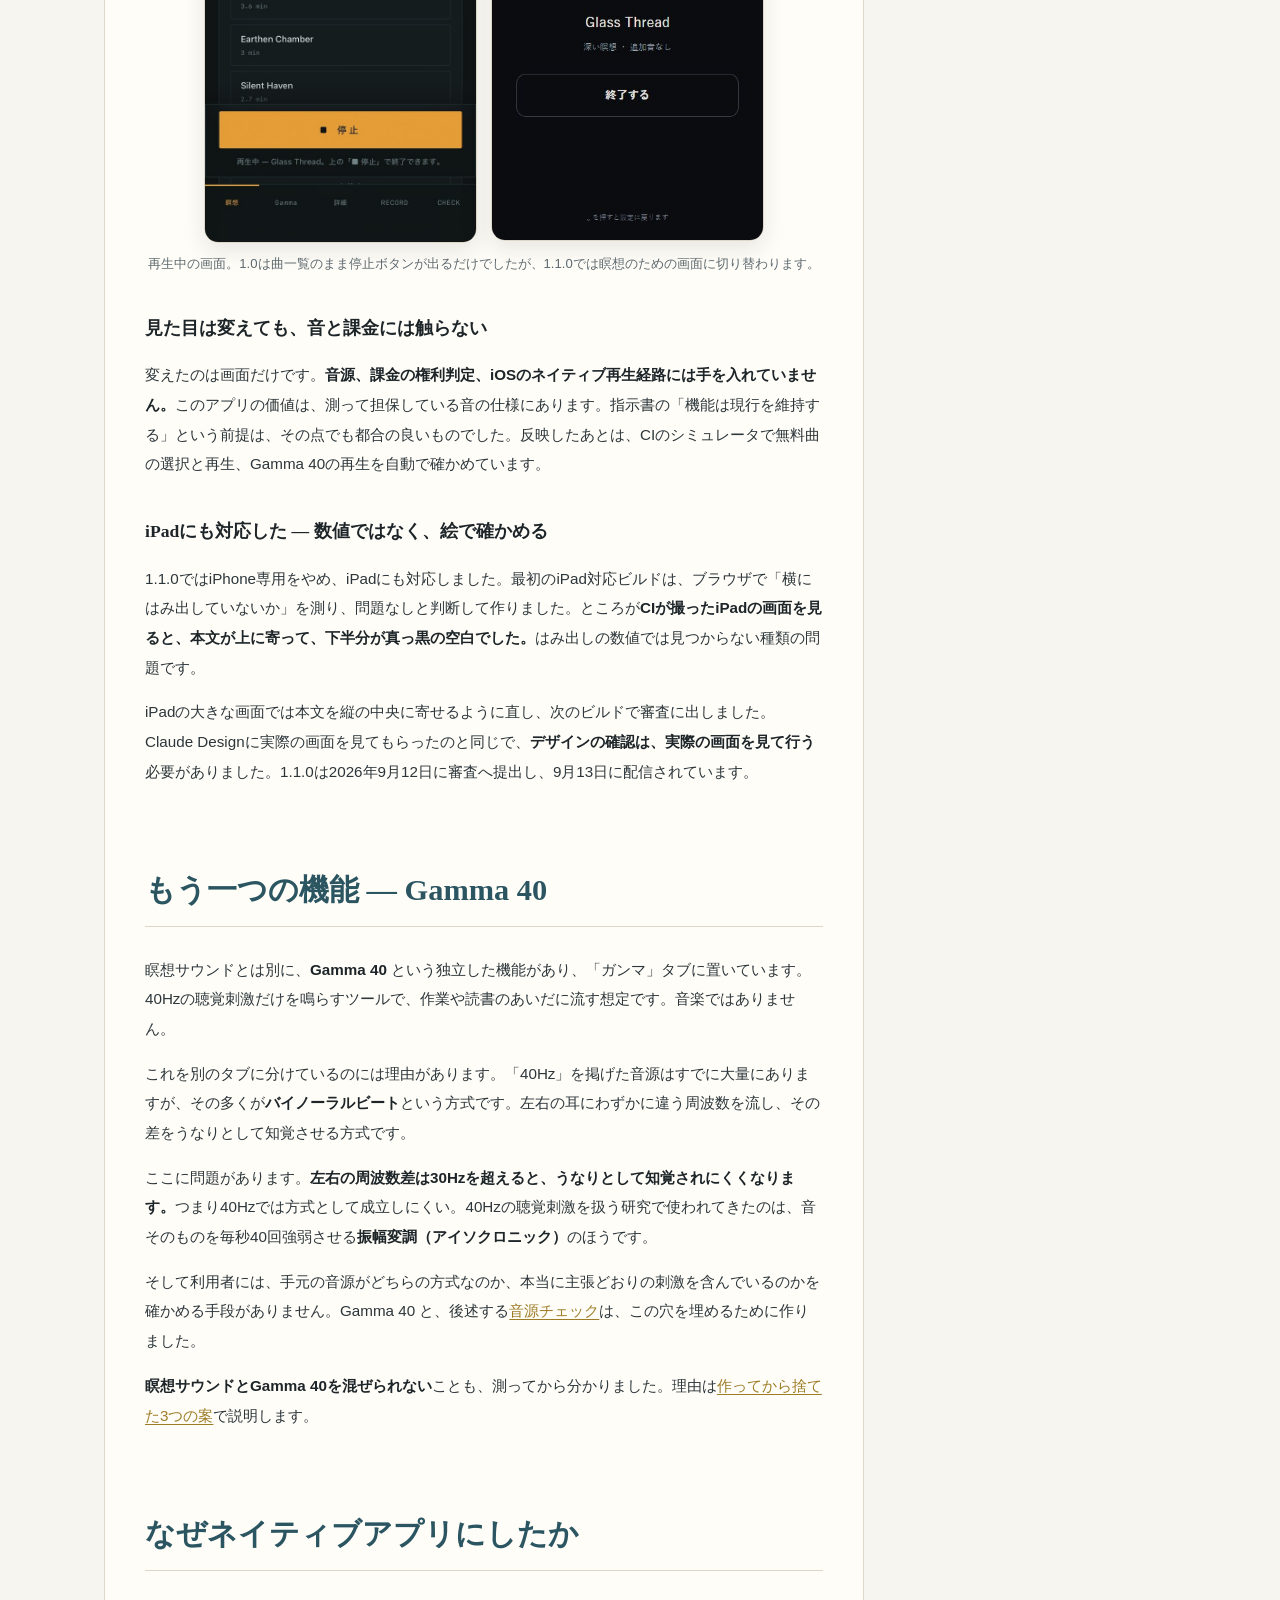
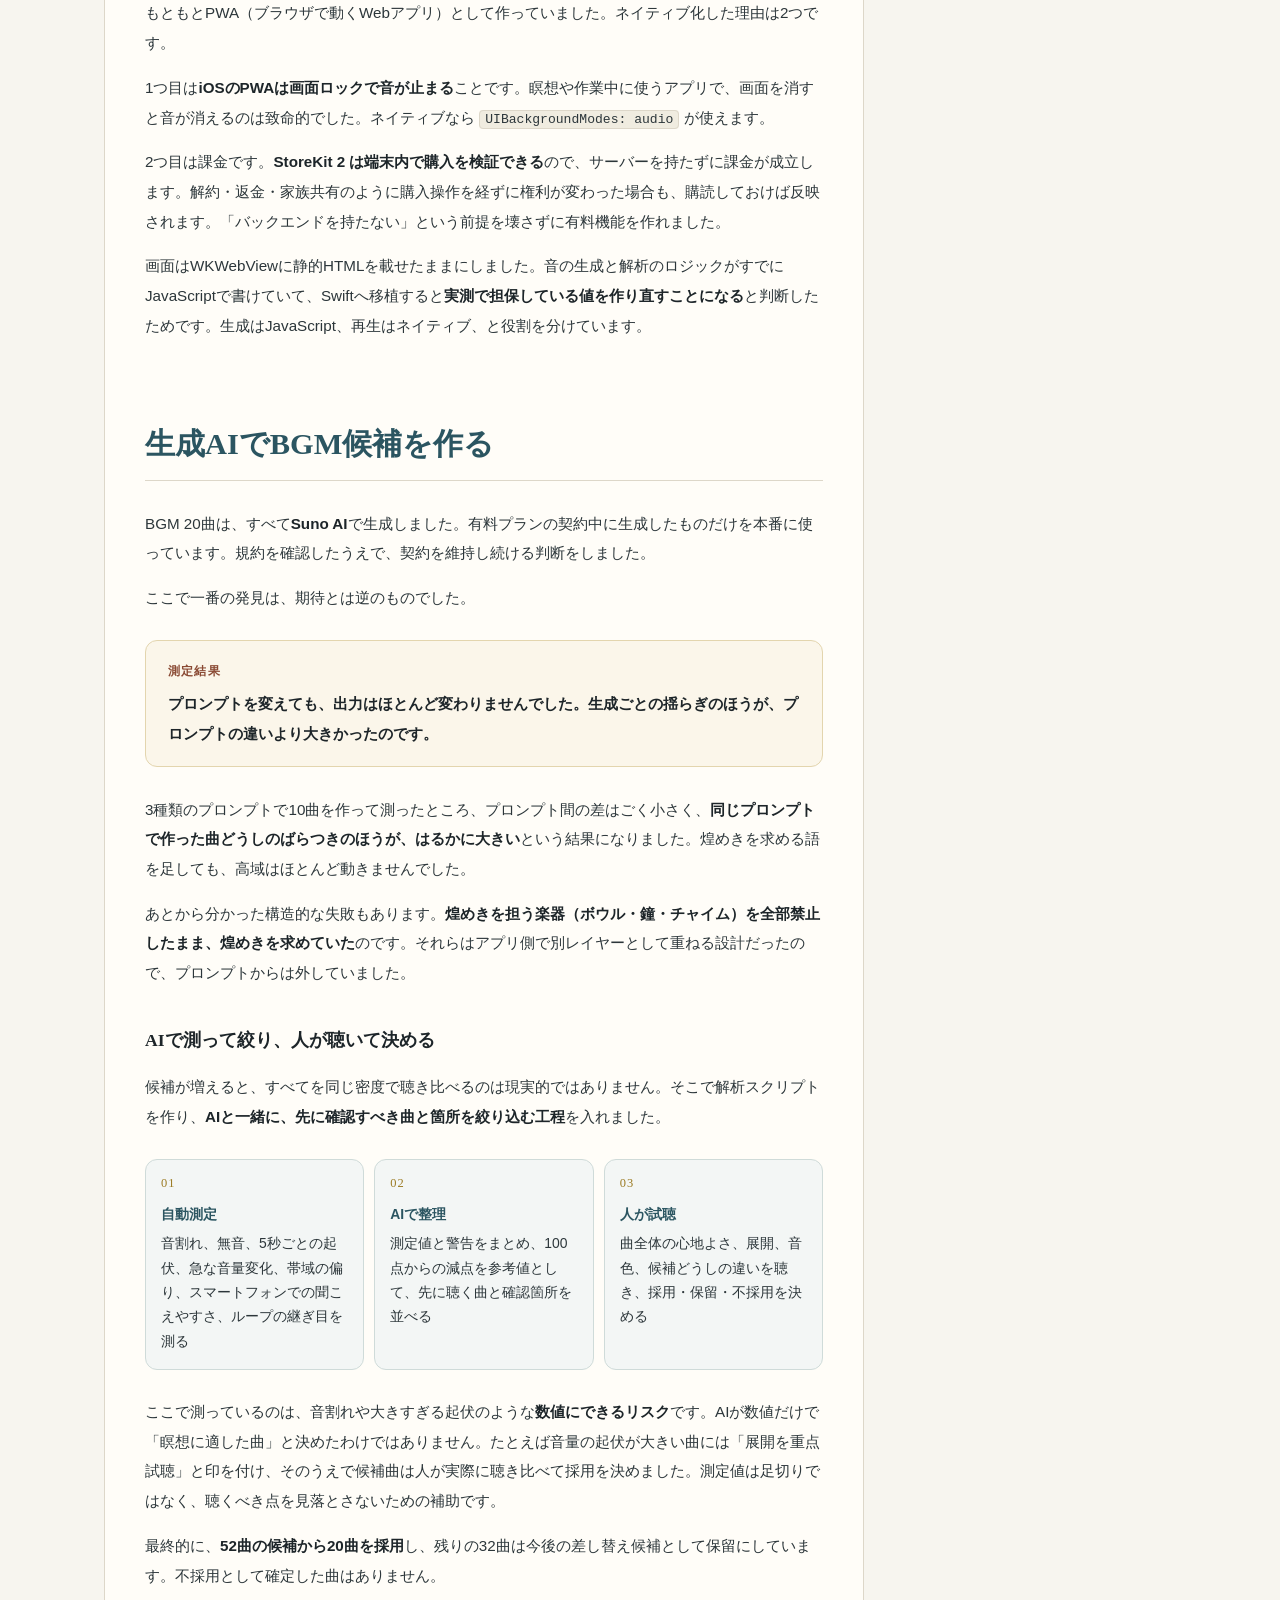
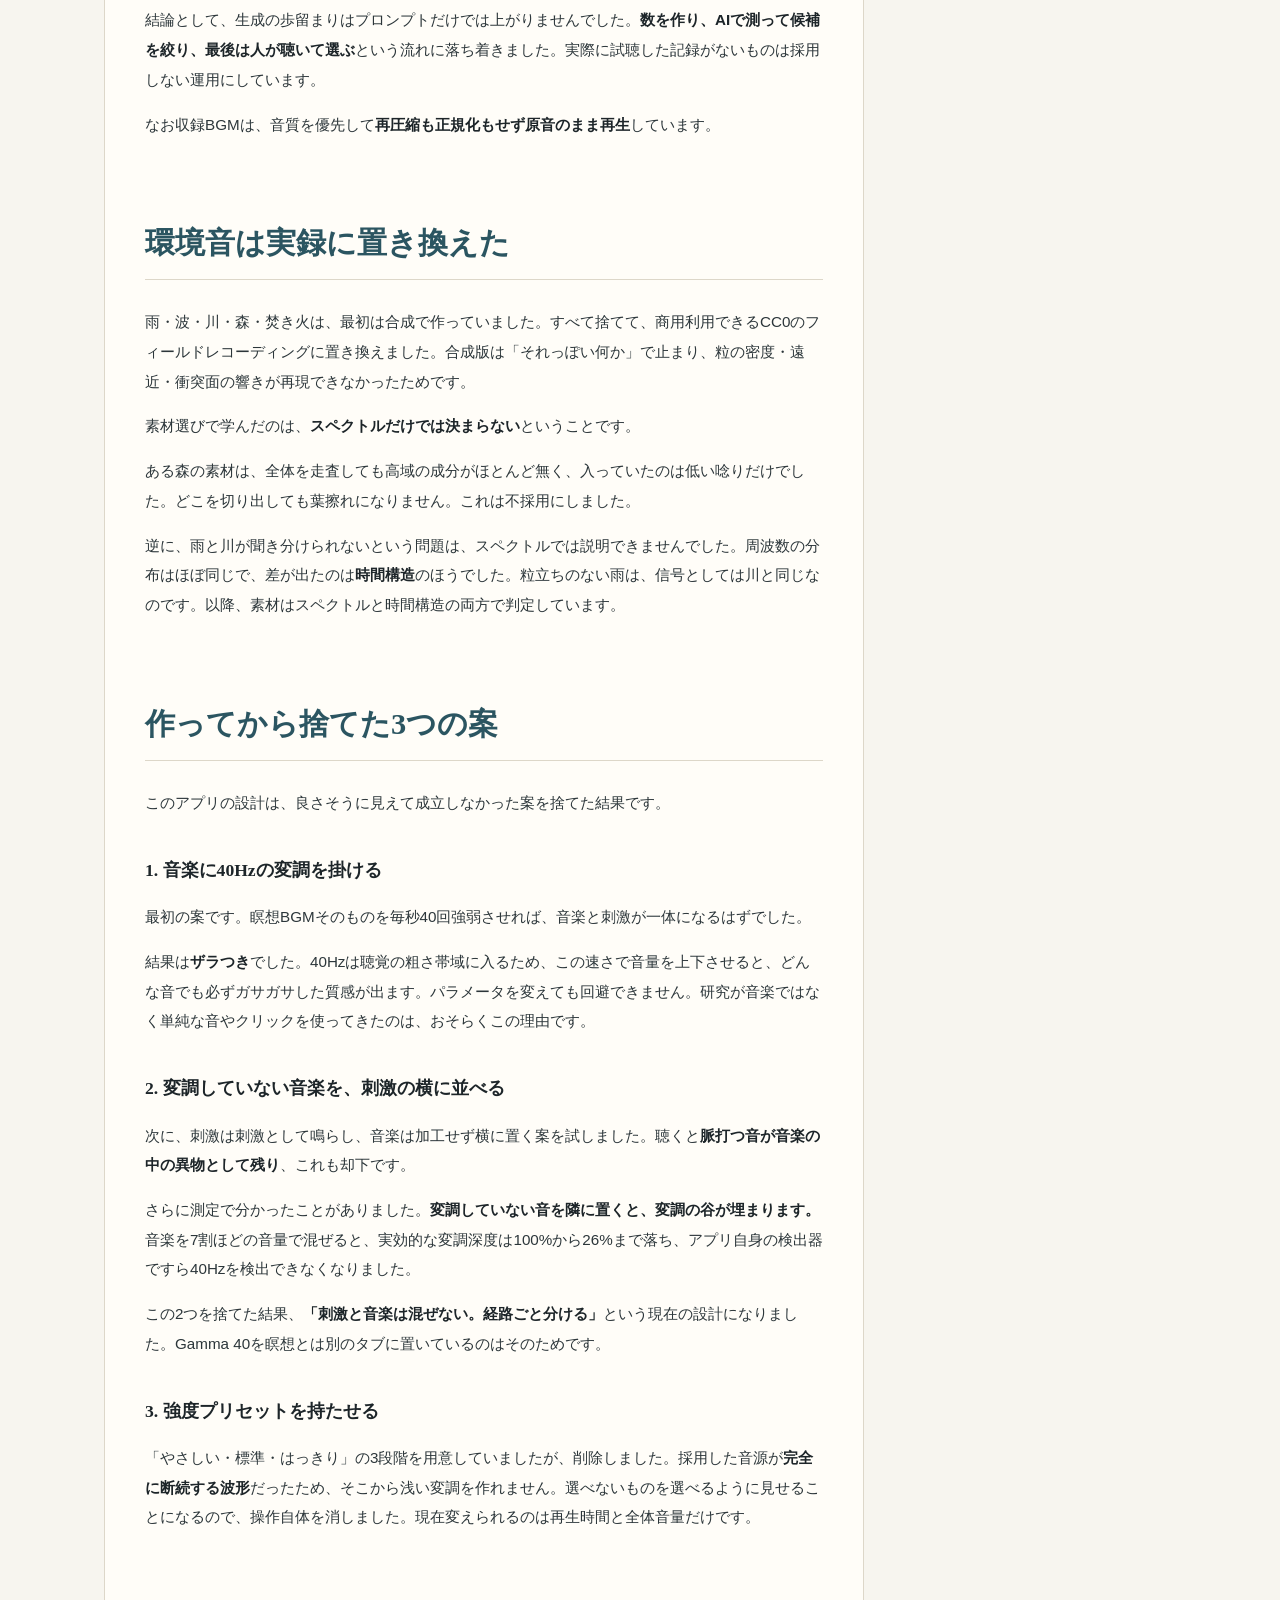
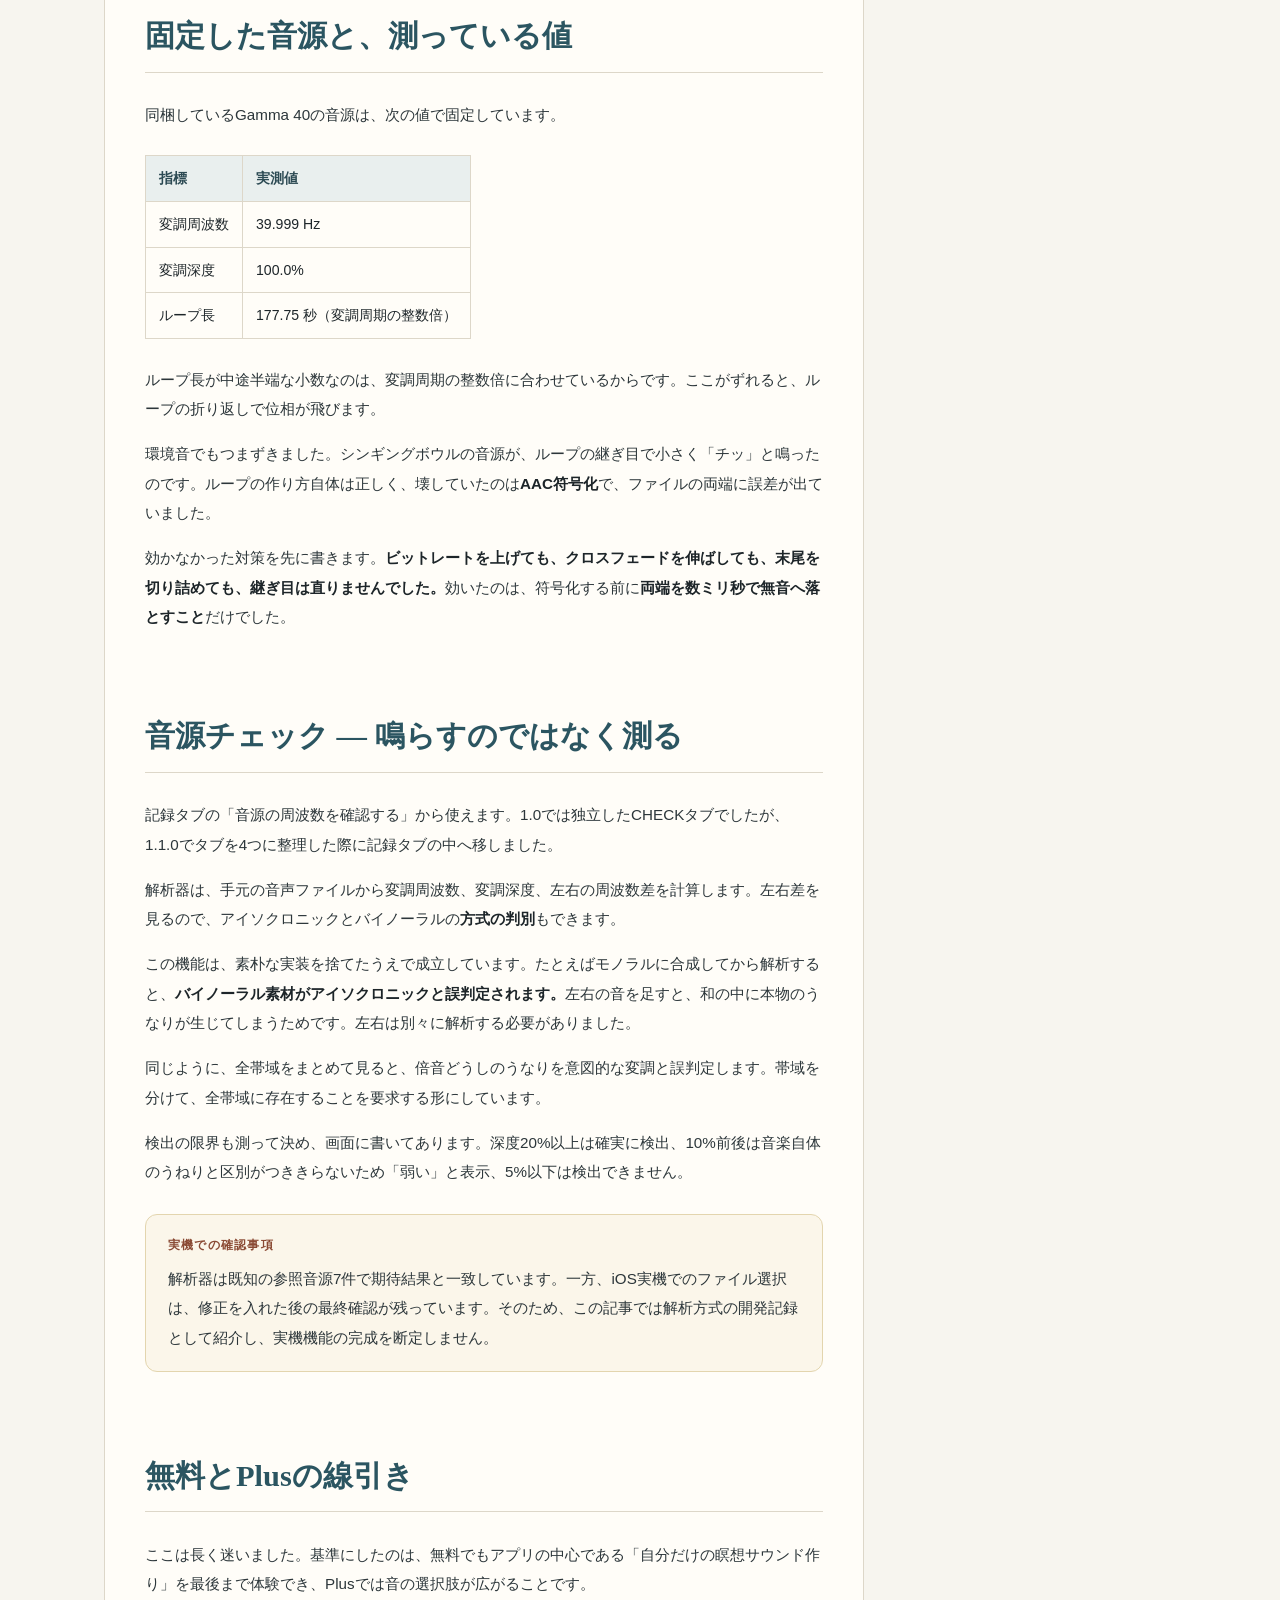
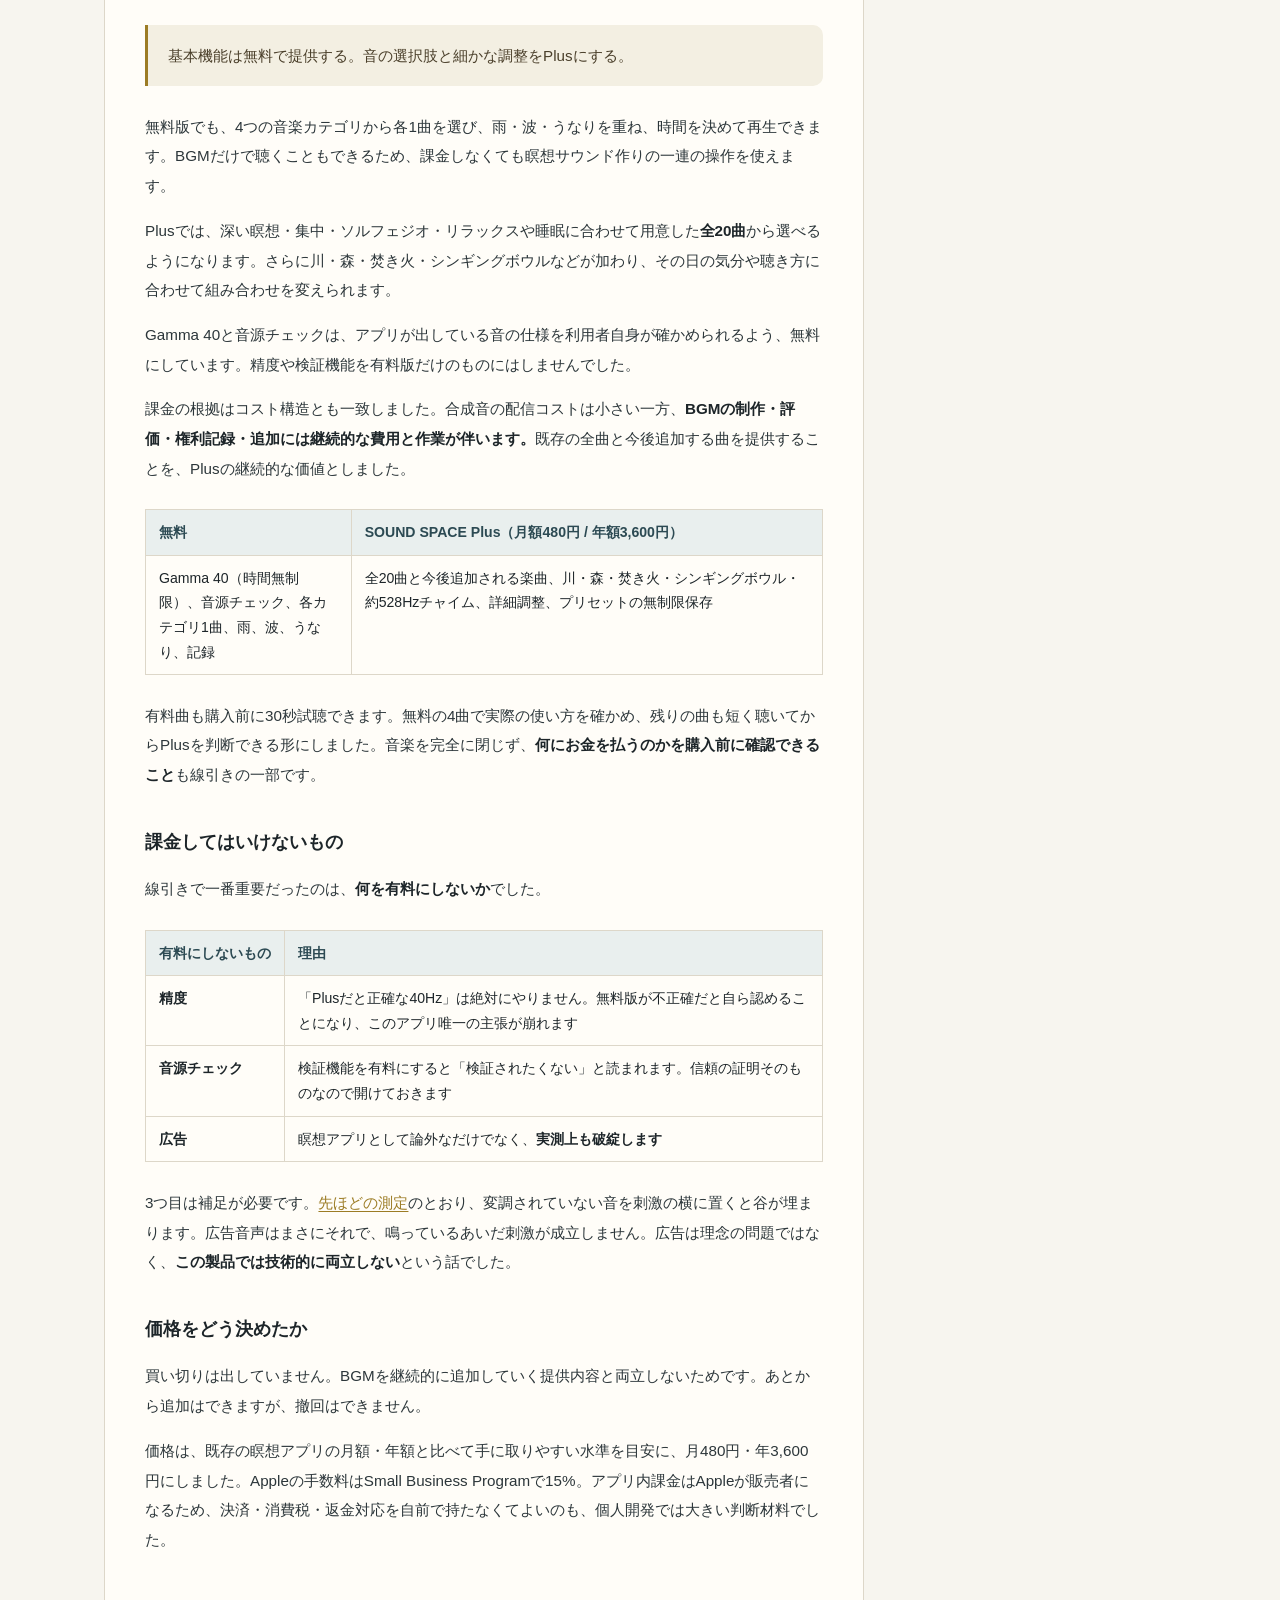
<file: product-architecture-workflow-ja.html>
<!doctype html>
<html lang="ja">
<head>
<meta charset="utf-8">
<meta name="viewport" content="width=device-width, initial-scale=1">
<title>Suno AI × Claude Design × Claude Code × Codexで「SOUND SPACE」をApp Storeへ</title>
<meta name="description" content="BGMに雨や波などの実録環境音や音色を重ねて、自分だけの瞑想サウンドを作るiPhone・iPadアプリ。Suno AIで音源を作り、Claude Designで画面をレビュー・再設計し、Claude CodeとCodexで実装して、はじめてのiOS開発からApp Storeへ届けるまでの記録です。">
<meta property="og:title" content="Suno AI × Claude Design × Claude Code × Codexで「SOUND SPACE」をApp Storeへ">
<meta property="og:description" content="BGMに環境音や音色を重ね、時間を決めて、自分だけの瞑想サウンドを作る。Suno AIでの音源づくり、Claude Designによる画面のレビューと作り直し、実装とApple審査までの開発記録。">
<meta property="og:type" content="article">
<meta property="og:locale" content="ja_JP">
<meta property="og:image" content="https://gitnaka161.github.io/sound-space-support/assets/sound-space-icon.png">
<link rel="canonical" href="https://gitnaka161.github.io/sound-space-support/product-architecture-workflow-ja.html">
<link rel="icon" href="assets/sound-space-icon.png">
<style>
:root{
  --night:#0b1114; --teal:#2b5561;
  --paper:#f7f5ef; --panel:#fffdf8; --ink:#1d2529; --muted:#5f6b70;
  --line:#ddd7c9; --gold:#9c7c25; --gold-light:#e6cf88; --warn:#8a4a34;
}
*{box-sizing:border-box}
html{-webkit-text-size-adjust:100%}
body{
  margin:0; color:var(--ink);
  background:radial-gradient(circle at 12% 2%,rgba(43,85,97,.10),transparent 24rem),
             radial-gradient(circle at 90% 14%,rgba(156,124,37,.10),transparent 26rem),
             var(--paper);
  font-family:"Hiragino Mincho ProN","Yu Mincho","Noto Serif JP",serif;
  line-height:1.95;
}
a{color:var(--gold); text-underline-offset:3px}

.masthead{position:relative; overflow:hidden; color:#f3efe4;
  background:linear-gradient(120deg,rgba(11,17,20,.98),rgba(43,85,97,.92)),
             repeating-linear-gradient(45deg,transparent 0 18px,rgba(255,255,255,.025) 18px 19px);
  border-bottom:1px solid rgba(230,207,136,.45)}
.masthead::after{content:""; position:absolute; width:26rem; height:26rem; right:-10rem; top:-13rem;
  border:1px solid rgba(230,207,136,.26); border-radius:50%;
  box-shadow:0 0 0 3rem rgba(230,207,136,.035),0 0 0 7rem rgba(230,207,136,.02)}
.masthead-inner{position:relative; z-index:1; max-width:1120px; margin:0 auto; padding:26px 24px 70px}
.hero-grid{display:grid; grid-template-columns:minmax(0,1fr) 164px; gap:40px; align-items:center}
.hero-icon{width:164px; height:164px; border-radius:37px; box-shadow:0 22px 52px rgba(0,0,0,.38)}
.back{font-family:"Hiragino Sans","Yu Gothic",sans-serif; font-size:.82rem; color:#cfe0e4}
.eyebrow{margin:70px 0 14px; color:var(--gold-light);
  font-family:Georgia,"Times New Roman",serif; font-size:.78rem; letter-spacing:.22em; text-transform:uppercase}
h1{max-width:920px; margin:0; font-size:clamp(2rem,5.6vw,4.3rem); font-weight:500; letter-spacing:-.04em; line-height:1.25}
.lead{max-width:720px; margin:26px 0 0; color:#dfe7e8;
  font-family:"Hiragino Sans","Yu Gothic",sans-serif; font-size:1rem; line-height:1.85}
.tags{display:flex; flex-wrap:wrap; gap:10px; margin-top:30px}
.tags span{border:1px solid rgba(230,207,136,.42); border-radius:999px; padding:7px 15px;
  font-family:"Hiragino Sans","Yu Gothic",sans-serif; font-size:.8rem; color:#ecdfc2}

.layout{display:grid; grid-template-columns:minmax(0,760px) 250px; gap:44px;
  max-width:1120px; margin:-26px auto 0; padding:0 24px 90px; align-items:start}
.toc{position:sticky; top:24px; margin-top:54px; padding:20px; color:var(--muted);
  background:rgba(255,253,248,.82); border:1px solid var(--line); border-radius:18px;
  backdrop-filter:blur(12px); font-family:"Hiragino Sans","Yu Gothic",sans-serif; font-size:.84rem; line-height:1.75}
.toc strong{display:block; margin-bottom:10px; color:var(--teal); font-size:.78rem; letter-spacing:.12em}
.toc a{display:block; padding:3px 0; color:var(--muted); text-decoration:none}
.toc a:hover{color:var(--gold)}

.article{background:var(--panel); border:1px solid var(--line); border-radius:20px; padding:8px 40px 48px; margin-top:54px}
.article h2{margin:2.7em 0 .9em; padding-bottom:.45em; color:var(--teal); border-bottom:1px solid var(--line);
  font-size:clamp(1.4rem,3.4vw,1.9rem); font-weight:600; line-height:1.45; scroll-margin-top:20px}
.article h2:first-of-type{margin-top:1.6em}
.article h3{margin:2em 0 .6em; color:var(--ink); font-size:1.1rem; font-weight:600}
.article p,.article li{font-family:"Hiragino Sans","Yu Gothic",sans-serif; font-size:.95rem; line-height:1.95; color:#2c363a}
.article ul{padding-left:1.35em}
.article li{margin:.5em 0}
.article strong{color:var(--ink); font-weight:600}
.article blockquote{margin:1.6rem 0; padding:16px 20px; background:#f3efe2; border-left:3px solid var(--gold); border-radius:0 10px 10px 0}
.article blockquote p{margin:0; color:#4a3f2a}
.article code{font-family:ui-monospace,SFMono-Regular,Menlo,monospace; font-size:.86em;
  background:#f0ece0; border:1px solid var(--line); border-radius:4px; padding:1px 5px}
.article table{display:block; width:100%; overflow-x:auto; margin:1.6rem 0; border-collapse:collapse;
  font-family:"Hiragino Sans","Yu Gothic",sans-serif; font-size:.88rem}
.article th,.article td{padding:10px 13px; border:1px solid var(--line); text-align:left; vertical-align:top; line-height:1.75}
.article th{color:#2c4a53; background:#e9efee; font-weight:600; white-space:nowrap}
.callout{margin:1.7rem 0; padding:18px 22px; background:#fbf6ea; border:1px solid #e3d5ae; border-radius:12px}
.callout p{margin:0}
.callout .label{display:block; margin-bottom:6px; color:var(--warn); font-size:.78rem; letter-spacing:.1em; font-weight:600}
.selection-flow{display:grid; grid-template-columns:repeat(3,minmax(0,1fr)); gap:10px; margin:1.7rem 0; padding:0; list-style:none; counter-reset:selection-step}
.selection-flow li{position:relative; margin:0; padding:42px 15px 16px; background:#f3f6f5; border:1px solid #cfdbd9; border-radius:12px; font-size:.87rem; line-height:1.75; counter-increment:selection-step}
.selection-flow li::before{content:"0" counter(selection-step); position:absolute; top:13px; left:15px; color:var(--gold); font-family:Georgia,"Times New Roman",serif; font-size:.78rem; letter-spacing:.08em}
.selection-flow strong{display:block; margin-bottom:5px; color:var(--teal)}
figure{margin:1.9rem 0}
figure svg{width:100%; height:auto; display:block; background:#fbfaf5; border:1px solid var(--line); border-radius:12px}
figure img{width:100%; height:auto; display:block; border:1px solid var(--line); border-radius:12px}
figcaption{margin-top:10px; color:var(--muted); font-family:"Hiragino Sans","Yu Gothic",sans-serif; font-size:.82rem; line-height:1.7}
.screen-gallery{display:grid; grid-template-columns:repeat(4,minmax(0,1fr)); gap:10px; margin:1.8rem 0}
.screen-gallery figure{margin:0}
.screen-gallery img{width:100%; display:block; border:1px solid var(--line); border-radius:14px; box-shadow:0 8px 22px rgba(20,30,34,.10)}
.screen-gallery figcaption{text-align:center; font-size:.74rem}
.before-after .ba-pair{display:grid; grid-template-columns:repeat(2,minmax(0,1fr)); gap:14px; max-width:560px; margin:0 auto}
.before-after .ba-pair div{position:relative}
.before-after img{border-radius:14px; box-shadow:0 8px 22px rgba(20,30,34,.10)}
.before-after span{position:absolute; left:10px; top:10px; padding:2px 10px; border-radius:999px; background:rgba(11,17,20,.78); color:#f3efe4; font-family:"Hiragino Sans","Yu Gothic",sans-serif; font-size:.74rem; letter-spacing:.06em}
.before-after figcaption{text-align:center}
.architecture-link{display:block; overflow:hidden; border-radius:14px; box-shadow:0 12px 30px rgba(20,30,34,.10)}
.cta-row{display:flex; flex-wrap:wrap; gap:12px; margin:2rem 0 .5rem}
.cta-row a{display:inline-block; padding:11px 17px; border:1px solid var(--gold); border-radius:999px;
  color:#fff; background:var(--gold); text-decoration:none; font-family:"Hiragino Sans","Yu Gothic",sans-serif; font-size:.88rem}
.cta-row a.secondary{color:var(--gold); background:transparent}

footer{padding:40px 24px; color:#c3d2d6; text-align:center; background:var(--night);
  font-family:"Hiragino Sans","Yu Gothic",sans-serif; font-size:.82rem}
footer a{color:var(--gold-light)}

@media (max-width:960px){
  .layout{grid-template-columns:minmax(0,1fr); gap:0}
  .toc{position:static; margin:34px 0 0; order:2}
  .article{order:1; padding:8px 24px 40px}
  .hero-grid{grid-template-columns:minmax(0,1fr) 130px; gap:24px}
  .hero-icon{width:130px; height:130px; border-radius:29px}
  .screen-gallery{grid-template-columns:repeat(2,minmax(0,1fr))}
}
@media (max-width:540px){
  .masthead-inner{padding:22px 18px 54px}
  .eyebrow{margin-top:44px}
  .layout{padding:0 18px 60px}
  .article{padding:8px 18px 34px; border-radius:14px}
  .hero-grid{grid-template-columns:1fr}
  .hero-icon{width:104px; height:104px; border-radius:24px; order:-1}
  .selection-flow{grid-template-columns:1fr}
}
.install{display:flex; align-items:center; gap:16px; margin:1.6rem 0 .5rem; padding:14px 16px; max-width:470px;
  background:#fbfaf5; border:1px solid var(--line); border-radius:16px}
.install img{width:104px; height:104px; border:0; border-radius:8px}
.install div{font-family:"Hiragino Sans","Yu Gothic",sans-serif; font-size:.82rem; color:var(--muted); line-height:1.7}
.install strong{display:block; color:var(--ink); font-size:.95rem}
.install img.badge{width:131px; height:48px; border-radius:0}
.store-badge{display:inline-flex; margin-top:8px}
@media (max-width:720px){.install{display:none}}
</style>
  <meta name="apple-itunes-app" content="app-id=6806597979">
<link rel="alternate" hreflang="ja" href="https://gitnaka161.github.io/sound-space-support/product-architecture-workflow-ja.html">
  <link rel="alternate" hreflang="en" href="https://gitnaka161.github.io/sound-space-support/story-en.html">
  <script type="application/ld+json">
  {"@context":"https://schema.org","@type":"TechArticle",
  "headline":"Suno AI × Claude Design × Claude Code × Codexで「SOUND SPACE」をApp Storeへ",
  "description":"Windows だけで iOS アプリを作り、App Store へ出すまでの記録。測ったこと、捨てたこと、審査で差し戻された理由。",
  "inLanguage":"ja","datePublished":"2026-09-13","dateModified":"2026-10-11",
  "author":{"@type":"Person","name":"Kunitomi Katakawa"},
  "mainEntityOfPage":"https://gitnaka161.github.io/sound-space-support/product-architecture-workflow-ja.html",
  "about":{"@type":"SoftwareApplication","name":"SOUND SPACE - 瞑想・集中",
  "operatingSystem":"iOS, iPadOS","applicationCategory":"HealthApplication",
  "url":"https://apps.apple.com/app/id6806597979"}}
  </script>
</head>
<body>

<header class="masthead">
  <div class="masthead-inner">
    <p class="back"><a href="./">← SOUND SPACE サポート</a></p>
    <div class="hero-grid">
      <div>
        <p class="eyebrow">Product Story / 2026</p>
        <h1>Suno AI × Claude Design × Claude Code × Codexで「SOUND SPACE」をApp Storeへ</h1>
        <p class="lead">BGMに環境音や音色を重ねて、自分だけの瞑想サウンドを作るアプリです。はじめてのiOS開発をWindowsから始め、Suno AIで音源を作り、Claude Designに画面をレビューしてもらって作り直し、iPhoneとiPadのApp Storeへ届けました。</p>
        <div class="tags">
          <span>iOS / Swift</span><span>WKWebView</span><span>StoreKit 2</span><span>GitHub Actions</span><span>Suno AI</span><span>Claude Design</span><span>Claude Code × Codex</span>
        </div>
      </div>
      <img class="hero-icon" src="assets/sound-space-icon.png" alt="満月と水面の波紋を表したSOUND SPACEのアプリアイコン">
    </div>
  </div>
</header>

<div class="layout">
  <article class="article">

    <h2 id="s1">はじめに — iOSは初めてでした</h2>
    <p>エンジニアではありますが、iOSアプリを作ったことは一度もありませんでした。開発機はWindowsで、Macは持っていません。Xcodeも触ったことがない状態からのスタートです。</p>
    <p>その状態で、音を扱うアプリをApp Storeへ届けました。<strong>2度差し戻され、3回目の審査で承認されています。</strong>その後、<strong>Claude Designのレビューと提案をもとに画面を作り直した1.1.0</strong>を、iPad対応とあわせて配信しました。現在の最新版は1.2.0で、英語表示に対応し、日本に加えて米国・英国・カナダ・オーストラリア・ニュージーランド・シンガポールで配信しています。この記事は、何を作り、何を作ってから捨て、どこでつまずいたかの記録です。</p>

    <div class="cta-row">
      <a href="https://apps.apple.com/app/id6806597979">App StoreでSOUND SPACEを見る</a>
    </div>
    <div class="install">
      <img src="assets/app-store-qr.svg" alt="App StoreのSOUND SPACEのページを開くQRコード" width="108" height="108">
      <div><strong>iPhone・iPadで開く</strong>iPhoneかiPadのカメラでこのQRコードを読み取ると、App Storeのページが開きます。
      <a class="store-badge" href="https://apps.apple.com/app/id6806597979"><img class="badge" src="assets/appstore-badge-ja.svg" alt="App Storeでダウンロード" width="131" height="48"></a></div>
    </div>
    <p>使った道具と、それぞれに任せたことは次のとおりです。</p>
    <table>
      <tr><th>道具</th><th>担当したこと</th></tr>
      <tr><td>Suno AI</td><td>BGM 20曲の生成。使うかどうかは、人が試聴して決める</td></tr>
      <tr><td>Claude Design</td><td>画面のレビュー、改善デザイン案、実装の指示書。公開版を操作した画面のスナップショット13枚を見てもらった</td></tr>
      <tr><td>Claude Code / Codex</td><td>実装、音源の測定、ビルドと配布、App Store審査への対応。1.1.0の画面は、Claude Designの指示書をもとにCodexが実装した</td></tr>
    </table>
    <div class="callout">
      <span class="label">この記事で書かないこと</span>
      <p>効果や効能の話は書きません。このアプリが約束できるのは「出している音の仕様が正しいこと」だけで、それ以上は測っていないからです。理由は<a href="#s11">日本市場の法規制</a>の節で説明します。</p>
    </div>

    <h2 id="s2">何を作ったか — 自分だけの瞑想サウンドを作る</h2>
    <p>SOUND SPACE の中心にあるのは、<strong>自分だけの瞑想サウンドを組み立てられること</strong>です。できあいの音源をそのまま流すのではなく、音楽を選び、必要な音だけを重ね、時間を決めて始めます。</p>
    <table>
      <tr><th>手順</th><th>選ぶもの</th></tr>
      <tr><td>1. 音楽を選ぶ</td><td>深い瞑想・リラックス・睡眠・集中・ソルフェジオの5モードから選び、そのモードに合わせたBGM（全20曲）から1曲を選びます</td></tr>
      <tr><td>2. 重ねる</td><td>音色として<strong>うなり</strong>か<strong>シンギングボウル</strong>を1つ。環境音として<strong>雨・波・川・森・焚き火</strong>から1つ。どちらも「なし」で構わず、後から変更できます（詳しくは<a href="#layers">重ねる音</a>）</td></tr>
      <tr><td>3. 時間を決めて始める</td><td>10分から60分、または無制限。いつでも停止できます</td></tr>
    </table>
    <p>「重ねる」を任意にしているのが要点です。各モードは<strong>BGMだけが鳴る状態から始まります。</strong>足すかどうかは利用者が決めます。既定で全部載せにすると、どの音が何なのか分からなくなるためです。</p>
    <p>組み合わせは、たとえば「深い瞑想のBGM ＋ 雨 ＋ 20分」や「集中のBGM ＋ 川 ＋ 60分」のように作ります。約528Hzのチャイムを重ねたい場合は「音の調整」タブから追加できます。</p>
    <p>アプリを開くと、無料の曲が1曲選ばれた状態で、すぐに「再生する」を押せます。この画面の構成は、<a href="#design">Claude Designのレビューをもとに作り直したもの</a>です。</p>
    <p>独自のバックエンドサーバーはありません。BGM 20曲と環境音7層、合わせて92MBの音源をすべてアプリに同梱しているため、音源再生・記録・解析は機内モードでも動きます。通信を使うのは購入と復元のためのStoreKitだけで、アカウント登録はありません。</p>
    <table>
      <tr><th>タブ</th><th>役割</th></tr>
      <tr><td>瞑想</td><td>上の3項目で自分の瞑想サウンドを組み立てて再生する。<strong>アプリの中心</strong></td></tr>
      <tr><td>ガンマ</td><td>40Hz刺激ツール。瞑想サウンドとは独立している</td></tr>
      <tr><td>音の調整</td><td>周波数・音量・レイヤーの細かな調整</td></tr>
      <tr><td>記録</td><td>連続日数と履歴。手元の音声ファイルの変調を測る「音源チェック」もここにある</td></tr>
    </table>

    <div class="screen-gallery" aria-label="SOUND SPACEの主要画面">
      <figure><img src="assets/sound-space-v11-home.png" alt="現在のサウンドと、音楽・重ねる音・時間の3項目を並べた瞑想ホーム"><figcaption>瞑想ホーム</figcaption></figure>
      <figure><img src="assets/sound-space-v11-layers.png" alt="音色と実録環境音を1つずつ選ぶ、下から開く画面"><figcaption>重ねる音</figcaption></figure>
      <figure><img src="assets/sound-space-v11-playing.png" alt="残り時間と終了ボタンだけを表示する再生中の画面"><figcaption>再生中</figcaption></figure>
      <figure><img src="assets/sound-space-v11-gamma.png" alt="固定した40Hz刺激音源を再生するガンマ画面"><figcaption>Gamma 40</figcaption></figure>
    </div>

    <h2 id="layers">重ねる音 — 音色と環境音を1つずつ</h2>
    <p>BGMの後ろに重ねられる音は、<strong>「音色・周波数」と「環境音」の2つの枠</strong>に分かれていて、それぞれ1つずつ選べます。どちらも「なし」から始まり、BGMそのものには手を加えません。</p>
    <table>
      <tr><th>枠</th><th>音</th><th>中身</th><th>料金</th></tr>
      <tr><td rowspan="3">音色・周波数</td><td>うなり</td><td>左右の耳に少し違う高さの音を流して作る、ゆっくりした揺れ。イヤホンが必要</td><td>無料</td></tr>
      <tr><td>シンギングボウル</td><td>実物のシンギングボウルを一打ずつ収録した音。約1分に1回鳴る</td><td>Plus</td></tr>
      <tr><td>約528Hzチャイム</td><td>ウィンドチャイムの実録。「音の調整」タブから重ねる</td><td>Plus</td></tr>
      <tr><td rowspan="2">環境音</td><td>雨、波</td><td rowspan="2">どれもCC0のフィールドレコーディング（実際に録音された音）</td><td>無料</td></tr>
      <tr><td>川、森・木の葉、焚き火</td><td>Plus</td></tr>
    </table>

    <h3>環境音 — すべて実録にして、音量もそろえた</h3>
    <p>雨・波・川・森・焚き火は、最初は合成で作っていましたが、すべて商用利用できるCC0の実録に置き換えました。素材は周波数の分布だけでなく、粒立ちのような時間の変化まで見て選んでいます。経緯は<a href="#s6">環境音は実録に置き換えた</a>で書きます。</p>
    <p>実録の素材は、録音ごとに音の大きさがばらばらです。そのまま並べると、選ぶ音によって急に大きくなったり、聞こえにくくなったりします。そこで<strong>どれを選んでもほぼ同じ大きさで聞こえるように、素材ごとに音量を合わせています。</strong>焚き火は、はぜる瞬間の音だけが極端に大きく、他と同じやり方で合わせると全体が沈んで、焚き火だけが聞こえにくくなりました。そのため焚き火だけは合わせ方を変えています。出典・作者・ライセンスは、アプリ内にも表示しています。</p>

    <h3>シンギングボウル — 鳴り続ける音から、一打の実録へ</h3>
    <p>当初は、鳴り続ける「クリスタルボウル」の音を重ねていました。これを、<strong>実物のシンギングボウルを一打ずつ収録した音</strong>に差し替え、約1分に1回鳴って自然に消えていく形にしています。</p>
    <p>ボウルの音にはループ再生ならではの難しさもありました。滑らかに続く音ほど、繰り返しの継ぎ目にあるわずかな段差が「チッ」という音になって目立ちます。原因と、実際に効いた対策は<a href="#s8">固定した音源と、測っている値</a>で書いています。</p>

    <h3>うなり — 左右の音をずらして作る揺れ</h3>
    <p>うなりの正体は<strong>バイノーラルビート</strong>です。右耳と左耳に、ほんのわずかに高さの違う静かな音を1つずつ流します。たとえば左耳に197Hz、右耳に203Hzを流すと、その差の6Hzが、毎秒6回の「ウォン、ウォン」というゆっくりした揺れとして感じられます。左右の耳へ別々に届く必要があるので、イヤホンが必要です。</p>
    <p>揺れの速さはモードごとに決めてあり、たとえば「集中」は毎秒16回で一定、「深い瞑想」は毎秒10回から4回までゆっくり遅くなります。どのモードも左右の差は30Hzを大きく下回ります。差が大きくなると揺れとして感じにくくなるためで、40Hzを扱う<a href="#s3">Gamma 40</a>は別の方式を使っています。</p>
    <p>試作の段階では「周波数」と呼んでいましたが、耳で実際に感じる現象の名前である「うなり」に変えました。アプリ内でも、研究結果は一致しておらず医学的効果を保証するものではない、と説明しています。</p>

    <h2 id="design">画面は Claude Design で作り直した</h2>
    <p>最初に審査を通った1.0は、機能としては揃っていましたが、画面は開発の順番どおりに部品を積み上げたものでした。そこで配信後、<strong>公開版を実際に操作した画面のスナップショット13枚をClaude Designに渡し、画面を見てもらってレビューと改善案をもらいました。</strong>その提案をもとにCodexが実装したのが1.1.0です。</p>
    <figure class="before-after">
      <div class="ba-pair">
        <div><img src="assets/sound-space-before-home.jpg" alt="1.0の瞑想画面。無料版の説明、音楽を選ぶ手順、押せないBGM選択ボタンが縦に並ぶ"><span>1.0</span></div>
        <div><img src="assets/sound-space-after-home.jpg" alt="1.1.0の瞑想ホーム。現在のサウンド、再生ボタン、音楽・重ねる音・時間の3項目"><span>1.1.0</span></div>
      </div>
      <figcaption>瞑想タブを開いた直後の画面。左がClaude Designに渡した1.0、右が提案を反映した1.1.0です。</figcaption>
    </figure>

    <h3>レビュー — 「瞑想アプリなのに、画面が設定パネルに見える」</h3>
    <p>Claude Designのレビューは、問題をこの一点にまとめていました。最初に触れる画面が、番号付きの手順、注意書き、押せないボタンで埋まっていて、静けさがない、という指摘です。方針として示されたのは、情報を<strong>「見せる」から「隠して、必要な時に出す」へ</strong>変えることでした。</p>
    <p>良い点も挙げられていました。「無料版のまま使えます」「料金は自動では発生しません」を最初に置いている課金の透明性です。そのうえで、指摘は優先度つきで並んでいました。代表的なものを4つ挙げます。</p>
    <table>
      <tr><th>指摘</th><th>1.1.0での対応</th></tr>
      <tr><td>初回起動の主役が、押せない「BGMを選択」ボタンになっている</td><td>無料曲を選んだ状態で起動し、すぐに「再生する」を押せるようにした</td></tr>
      <tr><td>説明文が多く、選択肢の横に常に並んでいる</td><td>設定は3行の要約にまとめ、詳しい説明は必要な時だけ開くようにした</td></tr>
      <tr><td>タブ名に日本語・英語・大文字英語が混ざっている</td><td>「瞑想 / ガンマ / 音の調整 / 記録」の4つにそろえた</td></tr>
      <tr><td>再生中でも画面が変わらない</td><td>残り時間・曲名・終了ボタンだけの専用画面に切り替えるようにした</td></tr>
    </table>
    <p>中でも大きかったのは、最後の指摘です。<strong>瞑想アプリなのに、瞑想している時間に見る専用の画面がない</strong>。レビューはこれを、最も大きな設計上の空白だと書いていました。</p>

    <h3>改善デザイン案 — 6画面と3つの方針</h3>
    <p>レビューに続いて、Claude Designは具体的な6画面の案を出しました。配色と情報は現行のまま、<strong>並べ方と出すタイミングだけを変える</strong>案です。方針は3つでした。</p>
    <ul>
      <li><strong>開いた瞬間に再生できる</strong>（最初から曲を1つ選んでおき、設定は3行の要約に畳む）</li>
      <li><strong>説明は畳んで、必要な時に出す</strong>（長い説明は「ⓘ」の奥へ）</li>
      <li><strong>瞑想中は専用の静かな画面</strong>（残り時間・曲名・終了だけを残す）</li>
    </ul>
    <p>6画面は、ホーム、再生中の画面、音楽を選ぶシート、ガンマ、Plus加入済みの状態、重ねる音のシートです。</p>

    <h3>指示書をCodexに渡して実装した</h3>
    <p>Claude Designは、画面の案に加えて<strong>実装の指示書</strong>も書いていました。全画面に共通する修正（セーフエリア、書体と言語、タブ構成、配色、コントラスト、説明文の扱い）、画面ごとの仕様、実装の優先順、現行の画面から抜き出した色や角丸の値までが入っています。冒頭には、配色・文言・機能は現行を維持し、変えるのはレイアウトと情報を出すタイミングだけ、と書かれていました。</p>
    <p>この指示書をそのままCodexに渡し、Codexがアプリの画面（HTML・CSS・JavaScript）へ反映しました。1.1.0に入った変更は次のとおりです。</p>
    <ul>
      <li><strong>起動した時点で無料曲「Glass Thread」を選んでおき、すぐに「再生する」を押せる</strong>ようにした</li>
      <li>ホームを、現在のサウンド、再生ボタン、<strong>音楽・重ねる音・時間の3項目の一覧</strong>に整理した。各項目は下から開くシートで変える</li>
      <li><strong>再生中は、残り時間・曲名・終了ボタンだけの専用画面</strong>に切り替える</li>
      <li>タブを<strong>「瞑想 / ガンマ / 音の調整 / 記録」の4つ</strong>にし、CHECKは記録タブの中へ移した</li>
      <li>Gamma画面の警告と説明を短くした</li>
      <li>Plus加入中は購入価格を出さず、契約の管理ボタンを出す</li>
      <li>配色をチャコールとアンバーにそろえた</li>
    </ul>
    <figure class="before-after">
      <div class="ba-pair">
        <div><img src="assets/sound-space-before-playing.jpg" alt="1.0の再生中。曲一覧が表示されたまま、下に停止ボタンがある"><span>1.0</span></div>
        <div><img src="assets/sound-space-after-playing.jpg" alt="1.1.0の再生中。残り時間と終了ボタンだけの画面"><span>1.1.0</span></div>
      </div>
      <figcaption>再生中の画面。1.0は曲一覧のまま停止ボタンが出るだけでしたが、1.1.0では瞑想のための画面に切り替わります。</figcaption>
    </figure>

    <h3>見た目は変えても、音と課金には触らない</h3>
    <p>変えたのは画面だけです。<strong>音源、課金の権利判定、iOSのネイティブ再生経路には手を入れていません。</strong>このアプリの価値は、測って担保している音の仕様にあります。指示書の「機能は現行を維持する」という前提は、その点でも都合の良いものでした。反映したあとは、CIのシミュレータで無料曲の選択と再生、Gamma 40の再生を自動で確かめています。</p>

    <h3>iPadにも対応した — 数値ではなく、絵で確かめる</h3>
    <p>1.1.0ではiPhone専用をやめ、iPadにも対応しました。最初のiPad対応ビルドは、ブラウザで「横にはみ出していないか」を測り、問題なしと判断して作りました。ところが<strong>CIが撮ったiPadの画面を見ると、本文が上に寄って、下半分が真っ黒の空白でした。</strong>はみ出しの数値では見つからない種類の問題です。</p>
    <p>iPadの大きな画面では本文を縦の中央に寄せるように直し、次のビルドで審査に出しました。Claude Designに実際の画面を見てもらったのと同じで、<strong>デザインの確認は、実際の画面を見て行う</strong>必要がありました。1.1.0は2026年9月12日に審査へ提出し、9月13日に配信されています。</p>

    <h2 id="s3">もう一つの機能 — Gamma 40</h2>
    <p>瞑想サウンドとは別に、<strong>Gamma 40</strong> という独立した機能があり、「ガンマ」タブに置いています。40Hzの聴覚刺激だけを鳴らすツールで、作業や読書のあいだに流す想定です。音楽ではありません。</p>
    <p>これを別のタブに分けているのには理由があります。「40Hz」を掲げた音源はすでに大量にありますが、その多くが<strong>バイノーラルビート</strong>という方式です。左右の耳にわずかに違う周波数を流し、その差をうなりとして知覚させる方式です。</p>
    <p>ここに問題があります。<strong>左右の周波数差は30Hzを超えると、うなりとして知覚されにくくなります。</strong>つまり40Hzでは方式として成立しにくい。40Hzの聴覚刺激を扱う研究で使われてきたのは、音そのものを毎秒40回強弱させる<strong>振幅変調（アイソクロニック）</strong>のほうです。</p>
    <p>そして利用者には、手元の音源がどちらの方式なのか、本当に主張どおりの刺激を含んでいるのかを確かめる手段がありません。Gamma 40 と、後述する<a href="#s9">音源チェック</a>は、この穴を埋めるために作りました。</p>
    <p><strong>瞑想サウンドとGamma 40を混ぜられない</strong>ことも、測ってから分かりました。理由は<a href="#s7">作ってから捨てた3つの案</a>で説明します。</p>

    <h2 id="s4">なぜネイティブアプリにしたか</h2>
    <p>もともとPWA（ブラウザで動くWebアプリ）として作っていました。ネイティブ化した理由は2つです。</p>
    <p>1つ目は<strong>iOSのPWAは画面ロックで音が止まる</strong>ことです。瞑想や作業中に使うアプリで、画面を消すと音が消えるのは致命的でした。ネイティブなら <code>UIBackgroundModes: audio</code> が使えます。</p>
    <p>2つ目は課金です。<strong>StoreKit 2 は端末内で購入を検証できる</strong>ので、サーバーを持たずに課金が成立します。解約・返金・家族共有のように購入操作を経ずに権利が変わった場合も、購読しておけば反映されます。「バックエンドを持たない」という前提を壊さずに有料機能を作れました。</p>
    <p>画面はWKWebViewに静的HTMLを載せたままにしました。音の生成と解析のロジックがすでにJavaScriptで書けていて、Swiftへ移植すると<strong>実測で担保している値を作り直すことになる</strong>と判断したためです。生成はJavaScript、再生はネイティブ、と役割を分けています。</p>

    <h2 id="s5">生成AIでBGM候補を作る</h2>
    <p>BGM 20曲は、すべて<strong>Suno AI</strong>で生成しました。有料プランの契約中に生成したものだけを本番に使っています。規約を確認したうえで、契約を維持し続ける判断をしました。</p>
    <p>ここで一番の発見は、期待とは逆のものでした。</p>
    <div class="callout">
      <span class="label">測定結果</span>
      <p><strong>プロンプトを変えても、出力はほとんど変わりませんでした。生成ごとの揺らぎのほうが、プロンプトの違いより大きかったのです。</strong></p>
    </div>
    <p>3種類のプロンプトで10曲を作って測ったところ、プロンプト間の差はごく小さく、<strong>同じプロンプトで作った曲どうしのばらつきのほうが、はるかに大きい</strong>という結果になりました。煌めきを求める語を足しても、高域はほとんど動きませんでした。</p>
    <p>あとから分かった構造的な失敗もあります。<strong>煌めきを担う楽器（ボウル・鐘・チャイム）を全部禁止したまま、煌めきを求めていた</strong>のです。それらはアプリ側で別レイヤーとして重ねる設計だったので、プロンプトからは外していました。</p>
    <h3>AIで測って絞り、人が聴いて決める</h3>
    <p>候補が増えると、すべてを同じ密度で聴き比べるのは現実的ではありません。そこで解析スクリプトを作り、<strong>AIと一緒に、先に確認すべき曲と箇所を絞り込む工程</strong>を入れました。</p>
    <ol class="selection-flow">
      <li><strong>自動測定</strong>音割れ、無音、5秒ごとの起伏、急な音量変化、帯域の偏り、スマートフォンでの聞こえやすさ、ループの継ぎ目を測る</li>
      <li><strong>AIで整理</strong>測定値と警告をまとめ、100点からの減点を参考値として、先に聴く曲と確認箇所を並べる</li>
      <li><strong>人が試聴</strong>曲全体の心地よさ、展開、音色、候補どうしの違いを聴き、採用・保留・不採用を決める</li>
    </ol>
    <p>ここで測っているのは、音割れや大きすぎる起伏のような<strong>数値にできるリスク</strong>です。AIが数値だけで「瞑想に適した曲」と決めたわけではありません。たとえば音量の起伏が大きい曲には「展開を重点試聴」と印を付け、そのうえで候補曲は人が実際に聴き比べて採用を決めました。測定値は足切りではなく、聴くべき点を見落とさないための補助です。</p>
    <p>最終的に、<strong>52曲の候補から20曲を採用</strong>し、残りの32曲は今後の差し替え候補として保留にしています。不採用として確定した曲はありません。</p>
    <p>結論として、生成の歩留まりはプロンプトだけでは上がりませんでした。<strong>数を作り、AIで測って候補を絞り、最後は人が聴いて選ぶ</strong>という流れに落ち着きました。実際に試聴した記録がないものは採用しない運用にしています。</p>
    <p>なお収録BGMは、音質を優先して<strong>再圧縮も正規化もせず原音のまま再生</strong>しています。</p>

    <h2 id="s6">環境音は実録に置き換えた</h2>
    <p>雨・波・川・森・焚き火は、最初は合成で作っていました。すべて捨てて、商用利用できるCC0のフィールドレコーディングに置き換えました。合成版は「それっぽい何か」で止まり、粒の密度・遠近・衝突面の響きが再現できなかったためです。</p>
    <p>素材選びで学んだのは、<strong>スペクトルだけでは決まらない</strong>ということです。</p>
    <p>ある森の素材は、全体を走査しても高域の成分がほとんど無く、入っていたのは低い唸りだけでした。どこを切り出しても葉擦れになりません。これは不採用にしました。</p>
    <p>逆に、雨と川が聞き分けられないという問題は、スペクトルでは説明できませんでした。周波数の分布はほぼ同じで、差が出たのは<strong>時間構造</strong>のほうでした。粒立ちのない雨は、信号としては川と同じなのです。以降、素材はスペクトルと時間構造の両方で判定しています。</p>

    <h2 id="s7">作ってから捨てた3つの案</h2>
    <p>このアプリの設計は、良さそうに見えて成立しなかった案を捨てた結果です。</p>

    <h3>1. 音楽に40Hzの変調を掛ける</h3>
    <p>最初の案です。瞑想BGMそのものを毎秒40回強弱させれば、音楽と刺激が一体になるはずでした。</p>
    <p>結果は<strong>ザラつき</strong>でした。40Hzは聴覚の粗さ帯域に入るため、この速さで音量を上下させると、どんな音でも必ずガサガサした質感が出ます。パラメータを変えても回避できません。研究が音楽ではなく単純な音やクリックを使ってきたのは、おそらくこの理由です。</p>

    <h3>2. 変調していない音楽を、刺激の横に並べる</h3>
    <p>次に、刺激は刺激として鳴らし、音楽は加工せず横に置く案を試しました。聴くと<strong>脈打つ音が音楽の中の異物として残り</strong>、これも却下です。</p>
    <p>さらに測定で分かったことがありました。<strong>変調していない音を隣に置くと、変調の谷が埋まります。</strong>音楽を7割ほどの音量で混ぜると、実効的な変調深度は100%から26%まで落ち、アプリ自身の検出器ですら40Hzを検出できなくなりました。</p>
    <p>この2つを捨てた結果、<strong>「刺激と音楽は混ぜない。経路ごと分ける」</strong>という現在の設計になりました。Gamma 40を瞑想とは別のタブに置いているのはそのためです。</p>

    <h3>3. 強度プリセットを持たせる</h3>
    <p>「やさしい・標準・はっきり」の3段階を用意していましたが、削除しました。採用した音源が<strong>完全に断続する波形</strong>だったため、そこから浅い変調を作れません。選べないものを選べるように見せることになるので、操作自体を消しました。現在変えられるのは再生時間と全体音量だけです。</p>

    <h2 id="s8">固定した音源と、測っている値</h2>
    <p>同梱しているGamma 40の音源は、次の値で固定しています。</p>
    <table>
      <tr><th>指標</th><th>実測値</th></tr>
      <tr><td>変調周波数</td><td>39.999 Hz</td></tr>
      <tr><td>変調深度</td><td>100.0%</td></tr>
      <tr><td>ループ長</td><td>177.75 秒（変調周期の整数倍）</td></tr>
    </table>
    <p>ループ長が中途半端な小数なのは、変調周期の整数倍に合わせているからです。ここがずれると、ループの折り返しで位相が飛びます。</p>
    <p>環境音でもつまずきました。シンギングボウルの音源が、ループの継ぎ目で小さく「チッ」と鳴ったのです。ループの作り方自体は正しく、壊していたのは<strong>AAC符号化</strong>で、ファイルの両端に誤差が出ていました。</p>
    <p>効かなかった対策を先に書きます。<strong>ビットレートを上げても、クロスフェードを伸ばしても、末尾を切り詰めても、継ぎ目は直りませんでした。</strong>効いたのは、符号化する前に<strong>両端を数ミリ秒で無音へ落とすこと</strong>だけでした。</p>

    <h2 id="s9">音源チェック — 鳴らすのではなく測る</h2>
    <p>記録タブの「音源の周波数を確認する」から使えます。1.0では独立したCHECKタブでしたが、1.1.0でタブを4つに整理した際に記録タブの中へ移しました。</p>
    <p>解析器は、手元の音声ファイルから変調周波数、変調深度、左右の周波数差を計算します。左右差を見るので、アイソクロニックとバイノーラルの<strong>方式の判別</strong>もできます。</p>
    <p>この機能は、素朴な実装を捨てたうえで成立しています。たとえばモノラルに合成してから解析すると、<strong>バイノーラル素材がアイソクロニックと誤判定されます。</strong>左右の音を足すと、和の中に本物のうなりが生じてしまうためです。左右は別々に解析する必要がありました。</p>
    <p>同じように、全帯域をまとめて見ると、倍音どうしのうなりを意図的な変調と誤判定します。帯域を分けて、全帯域に存在することを要求する形にしています。</p>
    <p>検出の限界も測って決め、画面に書いてあります。深度20%以上は確実に検出、10%前後は音楽自体のうねりと区別がつききらないため「弱い」と表示、5%以下は検出できません。</p>
    <div class="callout"><span class="label">実機での確認事項</span><p>解析器は既知の参照音源7件で期待結果と一致しています。一方、iOS実機でのファイル選択は、修正を入れた後の最終確認が残っています。そのため、この記事では解析方式の開発記録として紹介し、実機機能の完成を断定しません。</p></div>

    <h2 id="s10">無料とPlusの線引き</h2>
    <p>ここは長く迷いました。基準にしたのは、無料でもアプリの中心である「自分だけの瞑想サウンド作り」を最後まで体験でき、Plusでは音の選択肢が広がることです。</p>
    <blockquote><p>基本機能は無料で提供する。音の選択肢と細かな調整をPlusにする。</p></blockquote>
    <p>無料版でも、4つの音楽カテゴリから各1曲を選び、雨・波・うなりを重ね、時間を決めて再生できます。BGMだけで聴くこともできるため、課金しなくても瞑想サウンド作りの一連の操作を使えます。</p>
    <p>Plusでは、深い瞑想・集中・ソルフェジオ・リラックスや睡眠に合わせて用意した<strong>全20曲</strong>から選べるようになります。さらに川・森・焚き火・シンギングボウルなどが加わり、その日の気分や聴き方に合わせて組み合わせを変えられます。</p>
    <p>Gamma 40と音源チェックは、アプリが出している音の仕様を利用者自身が確かめられるよう、無料にしています。精度や検証機能を有料版だけのものにはしませんでした。</p>
    <p>課金の根拠はコスト構造とも一致しました。合成音の配信コストは小さい一方、<strong>BGMの制作・評価・権利記録・追加には継続的な費用と作業が伴います。</strong>既存の全曲と今後追加する曲を提供することを、Plusの継続的な価値としました。</p>
    <table>
      <tr><th>無料</th><th>SOUND SPACE Plus（月額480円 / 年額3,600円）</th></tr>
      <tr><td>Gamma 40（時間無制限）、音源チェック、各カテゴリ1曲、雨、波、うなり、記録</td><td>全20曲と今後追加される楽曲、川・森・焚き火・シンギングボウル・約528Hzチャイム、詳細調整、プリセットの無制限保存</td></tr>
    </table>

    <p>有料曲も購入前に30秒試聴できます。無料の4曲で実際の使い方を確かめ、残りの曲も短く聴いてからPlusを判断できる形にしました。音楽を完全に閉じず、<strong>何にお金を払うのかを購入前に確認できること</strong>も線引きの一部です。</p>

    <h3>課金してはいけないもの</h3>
    <p>線引きで一番重要だったのは、<strong>何を有料にしないか</strong>でした。</p>
    <table>
      <tr><th>有料にしないもの</th><th>理由</th></tr>
      <tr><td><strong>精度</strong></td><td>「Plusだと正確な40Hz」は絶対にやりません。無料版が不正確だと自ら認めることになり、このアプリ唯一の主張が崩れます</td></tr>
      <tr><td><strong>音源チェック</strong></td><td>検証機能を有料にすると「検証されたくない」と読まれます。信頼の証明そのものなので開けておきます</td></tr>
      <tr><td><strong>広告</strong></td><td>瞑想アプリとして論外なだけでなく、<strong>実測上も破綻します</strong></td></tr>
    </table>
    <p>3つ目は補足が必要です。<a href="#s7">先ほどの測定</a>のとおり、変調されていない音を刺激の横に置くと谷が埋まります。広告音声はまさにそれで、鳴っているあいだ刺激が成立しません。広告は理念の問題ではなく、<strong>この製品では技術的に両立しない</strong>という話でした。</p>

    <h3>価格をどう決めたか</h3>
    <p>買い切りは出していません。BGMを継続的に追加していく提供内容と両立しないためです。あとから追加はできますが、撤回はできません。</p>
    <p>価格は、既存の瞑想アプリの月額・年額と比べて手に取りやすい水準を目安に、月480円・年3,600円にしました。Appleの手数料はSmall Business Programで15%。アプリ内課金はAppleが販売者になるため、決済・消費税・返金対応を自前で持たなくてよいのも、個人開発では大きい判断材料でした。</p>

    <h2 id="s11">日本市場の法規制</h2>
    <p>有料・無料にかかわらず、周波数や瞑想に効能を結びつける表現は慎重に扱う必要があります。有料化を設計する段階で、掲載文とアプリ内の説明を事実ベースへ揃えました。</p>
    <table>
      <tr><th>法令・規定</th><th>何が禁じられるか</th></tr>
      <tr><td>薬機法</td><td>医療機器の承認を受けていない製品が、疾病の治療・予防・身体機能への影響をうたうこと。「認知症予防」「脳を活性化」「不眠が治る」はすべて不可</td></tr>
      <tr><td>景品表示法</td><td>根拠のない優良誤認表示。有料・無料を問わず、実際より著しく優良に見せる表現は避ける必要があります</td></tr>
      <tr><td>App Store Guideline 1.4.1</td><td>医療情報を扱うアプリは審査が厳しくなります</td></tr>
    </table>
    <p>難しいのは、<strong>研究の引用も、効果を示唆する文脈で使えば同じ扱いになりうる</strong>点です。「この方式は研究で使われてきた」とは書けても、「だから効果がある」とは書けません。<strong>方式の一致を述べることと、効果を主張することの区別</strong>が、この製品の表現すべての土台になっています。</p>
    <blockquote>
      <p>◯ 39.999Hz、変調深度100.0%で鳴っています。その値はアプリ自身で測って表示しています<br>
      × 40Hzのガンマ波が認知機能を改善します</p>
    </blockquote>
    <p>この方針は機能にも及んでいます。<strong>効果の測定機能は実装していません。</strong>スマートフォンで測れるのは反応時間などの行動指標であって脳波ではなく、脳波を見るにはEEGが必要です。測れないものを測れるように見せないために、機能そのものを作りませんでした。</p>

    <h2 id="s12">技術構成</h2>
    <table>
      <tr><th>領域</th><th>採用したもの</th></tr>
      <tr><td>画面</td><td>WKWebView ＋ 静的HTML / CSS / JavaScript（フレームワークなし、ビルド工程なし）</td></tr>
      <tr><td>音の生成と解析</td><td>Web Audio API</td></tr>
      <tr><td>音の再生</td><td>Swift の <code>AVAudioPlayer</code>。WKWebViewのWeb Audioが実機で無音になったため移行</td></tr>
      <tr><td>オーディオセッション</td><td><code>AVAudioSession .playback</code>。既定の <code>ambient</code> はハードの消音スイッチで消える</td></tr>
      <tr><td>課金</td><td>StoreKit 2（端末内検証、サーバーなし）</td></tr>
      <tr><td>音源の生成</td><td>Suno AI（有料プラン）</td></tr>
      <tr><td>音源処理と測定</td><td>Python ＋ numpy ＋ ffmpeg</td></tr>
      <tr><td>プロジェクト生成</td><td>XcodeGen（<code>project.yml</code> から <code>.xcodeproj</code> を生成）</td></tr>
      <tr><td>CI / 配布</td><td>GitHub Actions（macOSランナー）→ TestFlight</td></tr>
    </table>

    <h2 id="architecture">実行時アーキテクチャ</h2>
    <p>SOUND SPACEは、画面、瞑想の音声処理、Gamma 40、Plus課金を一つの経路へ押し込まず、役割ごとに分けています。瞑想はBGMと追加レイヤーを端末内で組み合わせ、Gamma 40は固定音源を別経路で再生します。StoreKitへ接続するのは価格、購入、復元、利用権の確認だけです。</p>
    <figure>
      <a class="architecture-link" href="architecture/runtime-architecture-ja.html"><img src="assets/sound-space-architecture-preview.png" alt="SOUND SPACEの実行時アーキテクチャ構成図"></a>
      <figcaption>画像を押すと、拡大・検索・明暗切替ができるインタラクティブ版を開きます。「瞑想セッション」「Gamma 40」「Plus購入」の3経路を切り替えて確認できます。図中の本文は日本語、固定の操作UIは英語です。</figcaption>
    </figure>

    <h2 id="s13">Macを持たずにiPhoneアプリを出す</h2>
    <p>開発機はWindowsです。iOSアプリはXcodeでしかビルドできず、XcodeはmacOSでしか動きません。ここをどう回避したかが、開発フローの中心になりました。</p>

    <figure>
      <svg viewBox="0 0 700 566" role="img" xmlns="http://www.w3.org/2000/svg">
        <title>ビルドと公開の流れ</title>
        <desc>Windows PCからGitHubへソースを送り、GitHub ActionsのmacOSマシンがXcodeでビルドし、App Store Connectへ一方向にアップロードされ、TestFlightとApp Reviewを経てApp Storeで公開される流れ。</desc>
        <defs>
          <marker id="a" viewBox="0 0 10 10" refX="8" refY="5" markerWidth="6" markerHeight="6" orient="auto-start-reverse">
            <path d="M2 1L8 5L2 9" fill="none" stroke="#5f6b70" stroke-width="1.6" stroke-linecap="round"/>
          </marker>
        </defs>
        <rect x="210" y="14" width="280" height="60" rx="6" fill="#eef1ee" stroke="#c9c3b3"/>
        <text x="350" y="39" text-anchor="middle" fill="#1d2529" font-size="15" font-family="sans-serif">Windows PC</text>
        <text x="350" y="60" text-anchor="middle" fill="#5f6b70" font-size="13" font-family="sans-serif">Xcode が動かない</text>
        <line x1="350" y1="74" x2="350" y2="102" stroke="#5f6b70" stroke-width="1.2" marker-end="url(#a)"/>
        <rect x="210" y="102" width="280" height="60" rx="6" fill="#eef1ee" stroke="#c9c3b3"/>
        <text x="350" y="127" text-anchor="middle" fill="#1d2529" font-size="15" font-family="sans-serif">GitHub リポジトリ</text>
        <text x="350" y="148" text-anchor="middle" fill="#5f6b70" font-size="13" font-family="sans-serif">ソースコードの保管場所</text>
        <line x1="350" y1="162" x2="350" y2="190" stroke="#5f6b70" stroke-width="1.2" marker-end="url(#a)"/>
        <rect x="210" y="190" width="280" height="60" rx="6" fill="#fbf3dc" stroke="#9c7c25"/>
        <text x="350" y="215" text-anchor="middle" fill="#6d5416" font-size="15" font-family="sans-serif">GitHub Actions（macOS）</text>
        <text x="350" y="236" text-anchor="middle" fill="#7d6a3a" font-size="13" font-family="sans-serif">数分だけMacを借りてビルド</text>
        <line x1="350" y1="250" x2="350" y2="278" stroke="#5f6b70" stroke-width="1.2" marker-end="url(#a)"/>
        <rect x="210" y="278" width="280" height="60" rx="6" fill="#e9efee" stroke="#a8b8b8"/>
        <text x="350" y="303" text-anchor="middle" fill="#1d2529" font-size="15" font-family="sans-serif">App Store Connect</text>
        <text x="350" y="324" text-anchor="middle" fill="#5f6b70" font-size="13" font-family="sans-serif">ビルド置き場と審査窓口</text>
        <path d="M350 338 V366 H175 V394" fill="none" stroke="#5f6b70" stroke-width="1.2" marker-end="url(#a)"/>
        <path d="M350 338 V366 H525 V394" fill="none" stroke="#5f6b70" stroke-width="1.2" marker-end="url(#a)"/>
        <rect x="40" y="394" width="270" height="60" rx="6" fill="#e9efee" stroke="#a8b8b8"/>
        <text x="175" y="419" text-anchor="middle" fill="#1d2529" font-size="15" font-family="sans-serif">TestFlight</text>
        <text x="175" y="440" text-anchor="middle" fill="#5f6b70" font-size="13" font-family="sans-serif">実機で確認・画面収録</text>
        <rect x="390" y="394" width="270" height="60" rx="6" fill="#e9efee" stroke="#a8b8b8"/>
        <text x="525" y="419" text-anchor="middle" fill="#1d2529" font-size="15" font-family="sans-serif">App Review</text>
        <text x="525" y="440" text-anchor="middle" fill="#5f6b70" font-size="13" font-family="sans-serif">審査員が実機で確認</text>
        <line x1="525" y1="454" x2="525" y2="482" stroke="#5f6b70" stroke-width="1.2" marker-end="url(#a)"/>
        <rect x="390" y="482" width="270" height="60" rx="6" fill="#eef1ee" stroke="#c9c3b3"/>
        <text x="525" y="507" text-anchor="middle" fill="#1d2529" font-size="15" font-family="sans-serif">App Store で公開</text>
        <text x="525" y="528" text-anchor="middle" fill="#5f6b70" font-size="13" font-family="sans-serif">利用者がダウンロード</text>
      </svg>
      <figcaption>矢印は一方向です。App Store Connect から GitHub を見に来ることはありません。ビルドしたファイルを GitHub 側から App Store Connect の API へ送りつけています。</figcaption>
    </figure>

    <p>この構成には費用の落とし穴がありました。<strong>GitHubはmacOSの実行時間をLinuxの10倍で数えます。</strong>privateリポジトリの無料枠は月2,000分ですが、macOSでは1分が10分として数えられます。検証とアップロードを通しで回すと約13分、つまり130分ぶん消費するため、実質15回ほどのビルドで尽きます。</p>
    <p>開発が集中した数日で枠を使い切り、審査対応が数日止まりました。原因は<strong>ソースを変更するたびに自動でビルドが走る設定</strong>にしていたことです。Webサービスなら妥当な設定ですが、iOSでは高すぎました。現在は手動実行のみに変え、ビルドは「出すとき」だけ回しています。</p>

    <h2 id="s14">会話ではなく、リポジトリを中心にAIと協働する</h2>
    <p>役割がはっきり分かれていたのは<strong>Claude Design</strong>です。画面のレビュー、改善デザイン案、実装の指示書までを任せ、その指示書をもとにCodexが実装しました。一方、Claude CodeとCodexの間には固定の役割を決めませんでした。どちらもコードの調査、実装、音源の測定、文章作成、審査対応を担い、その時点の課題に応じて作業しました。利用上限をきっかけに作業環境を切り替える場面は実際に何度もありましたが、そこで終わらず、<strong>一方の成果をもう一方がコードと測定結果から再確認する</strong>流れが自然に生まれました。</p>
    <p>この運用の核はAIの使い分けではなく、<strong>開発の文脈を一つの会話に閉じ込めないこと</strong>です。測定値、採用・不採用の理由、App Store審査の経緯、次に確認する項目をリポジトリへ残しました。別の環境から始めても、会話の要約を信じるだけでなく、Gitの履歴と実ファイルをたどって先行作業を検証できます。</p>
    <table>
      <tr><th>協働の仕組み</th><th>役割</th></tr>
      <tr><td>リポジトリ</td><td>コード、音源、評価結果、公開用ファイルを一つの正本として管理</td></tr>
      <tr><td>引継ぎ文書</td><td>決定事項、失敗した案、再現手順、審査状況、未確認事項を外部化</td></tr>
      <tr><td>相互レビュー</td><td>先に行われた実装や説明を、別のAIがコード・ブラウザ・測定値から再検証</td></tr>
      <tr><td>デザイン</td><td>Claude Designに実際の画面のスナップショットを見せてレビューを受け、改善案と実装の指示書を作る</td></tr>
      <tr><td>人の判断</td><td>音の最終試聴、iPhone実機確認、課金操作、公開判断を担当</td></tr>
    </table>
    <p>AIを交代できても、人にしかできない確認は残りました。特に外せなかったのが<strong>試聴</strong>です。測定値が基準を満たした素材が、聴くと使えないことが何度もありました。逆に、聴いて良いと思った音が測ると成立していないこともありました。<strong>音楽の採否は測定では決まりません。</strong></p>
    <p>もう一つAIに任せられなかったのが<strong>実機の画面収録</strong>です。App Reviewが要求したのは「実機で撮影した操作の録画」で、これはiPhoneを持っている人にしか作れません。</p>

    <h2 id="s15">2度の差し戻しと、3回目の承認</h2>

    <h3>1回目 — Guideline 2.1（情報要求）</h3>
    <p>「審査履歴の浅いデベロッパアカウントからの提出なので、追加情報が必要」という定型の要求でした。内容を否定されたものではありません。</p>
    <p>要求は7項目。目的と対象、機能への導線、使用している外部サービス、地域差、第三者素材の権利、アプリ内購入の内容。そして<strong>実機で撮影した画面収録</strong>です。<strong>はじめての提出では、ここで一度止まると考えておいたほうがよさそうです。</strong>収録を先に用意しておけば1往復減ります。</p>

    <h3>2回目 — Guideline 3.1.2(c)（サブスクリプションの表示）</h3>
    <p>これは正当な指摘でした。購入画面が「7日間無料トライアル」と「¥3,600 / 年」を<strong>別々の要素として並べていただけ</strong>で、両者が繋がっていませんでした。条項には「解約しない限り自動更新されます」とありましたが、<strong>トライアルが終わった時点で課金が始まる</strong>とは書いていませんでした。</p>
    <p>修正は、条件を1つの文にまとめることです。</p>
    <blockquote><p>7日間の無料トライアル終了後、¥3,600 / 年が自動で請求されます</p></blockquote>
    <p>あわせて、文言を焼き込むのをやめました。StoreKitが返す値——オファーの期間、支払い方式、そして<strong>その利用者がオファーの対象かどうか</strong>——から組み立てるようにしています。対象でない利用者にはトライアルの一文を出しません。受け取れないものを宣伝する状態が、構造的に起きない作りにしました。</p>

    <h3>3回目の審査 — 承認</h3>
    <p>アプリ本体、サブスクリプショングループ、月額、年額の4項目すべてが承認されました。</p>
    <p>なお公開前に最も心配していたのは、Guideline 4.3(b)の<strong>市場の飽和</strong>による却下でした。条文は「効果音」や「単純なタイマー」を名指ししており、当初の掲載文は「環境音を重ねて時間を計るアプリ」に読める書き方でした。1行目を書き換えて臨みましたが、<strong>結果として4.3は一度も指摘されませんでした。</strong></p>

    <h2 id="s16">プライバシーと安全性</h2>
    <ul>
      <li>アカウント登録・ログイン・ユーザー生成コンテンツがありません</li>
      <li>音源再生、記録、解析に独自サーバー通信を使いません。広告、アクセス解析、トラッキングもありません。購入と復元だけはAppleのStoreKitを利用します</li>
      <li>音源はすべて同梱で、実行時に取得しません。音源再生・記録・解析は機内モードでも動きます</li>
      <li>記録は端末内にのみ保存されます</li>
      <li>音声処理と解析はすべて端末上で行われます。音源チェックに渡したファイルが送信されることはありません</li>
      <li>環境音はすべてCC0素材で、出典・作者・ライセンスを記録し、アプリ内にも表示しています</li>
      <li>医療機器ではありません。診断・治療・予防・効果測定を目的としません</li>
    </ul>

    <h2 id="s17">公開状況とこれから</h2>
    <table>
      <tr><th>項目</th><th>状態</th></tr>
      <tr><td>バージョン</td><td>1.2.0（ビルド23）</td></tr>
      <tr><td>最新の配信</td><td>2026年10月2日</td></tr>
      <tr><td>初回の審査</td><td>2026年9月10日 承認</td></tr>
      <tr><td>配信地域</td><td>日本、米国、英国、カナダ、オーストラリア、ニュージーランド、シンガポール</td></tr>
      <tr><td>表示言語</td><td>日本語、英語（端末の言語設定で切り替わります）</td></tr>
      <tr><td>対応デバイス</td><td>iPhone、iPad</td></tr>
      <tr><td>収録音源</td><td>BGM 20曲、環境音7層（92MB）</td></tr>
    </table>
    <p>App Storeの掲載文も直しました。1.0の説明文は、審査で「環境音を重ねるだけのアプリ」と読まれないよう40Hzから書き始めていましたが、承認後の1.0.1で、売りである自分だけの瞑想サウンドづくりを先頭に戻しました。</p>
    <p>これからやることは、BGMの追加が中心です。Plusの説明に「今後追加される楽曲」と書いてあるので、書いた以上は続けます。あわせて、音源の測定値が変わっていないかの回帰確認をCIに載せる予定です。これはmacOSを使わずLinuxで回せるので、費用がかかりません。</p>

    <h2 id="s18">まとめ</h2>
    <p>iOSアプリを作ったことがなく、Macも持っていない状態から公開まで来て、わかったことが4つありました。</p>
    <p><strong>1つ目は、Macがなくても出せることです。</strong>GitHub Actionsで数分だけMacを借りれば足ります。ただし課金の数え方がLinuxと違うので、そこだけは先に理解しておく必要がありました。</p>
    <p><strong>2つ目は、審査の往復を前提に組むことです。</strong>2度の差し戻しは、追加情報の不足と購入条件の表示不備でした。どちらも原因を分け、資料と画面を直せる種類のものでした。</p>
    <p><strong>3つ目は、AIに任せられる範囲がはっきりしていたことです。</strong>実装、測定、文章、審査対応はかなり速くできます。しかし<strong>「この音を使うかどうか」は、人が聴いて決めるしかありませんでした。</strong>Suno AIの生成でも同じで、プロンプトを工夫しても歩留まりは上がらず、数を作って聴いて選ぶしかありませんでした。</p>
    <p><strong>4つ目は、画面は出してから直すと、直すべき点が見えることです。</strong>公開版を操作した画面のスナップショットをClaude Designに見てもらうと、機能を足した順に積み上がっていた画面の課題が、優先度つきで並びました。その指示書をCodexが実装し、画面は使う順に並び直りました。そしてiPadの空白のように、<strong>見た目の確認は数値ではなく、実際の画面を見て行う</strong>必要がありました。</p>
    <p>このアプリで一番時間を使ったのは、実装ではなく<strong>作ったものを測って捨てること</strong>でした。音楽に40Hzを掛ける案、刺激の横に音楽を並べる案、強度を3段階にする案、合成で環境音を作る案。どれも作ってから捨てています。捨てた判断はすべて、聴感か測定値のどちらか、あるいは両方に基づいています。</p>
    <div class="cta-row">
      <a href="https://apps.apple.com/app/id6806597979">App StoreでSOUND SPACEを見る</a>
    </div>
    <div class="install">
      <img src="assets/app-store-qr.svg" alt="App StoreのSOUND SPACEのページを開くQRコード" width="108" height="108">
      <div><strong>iPhone・iPadで開く</strong>iPhoneかiPadのカメラでこのQRコードを読み取ると、App Storeのページが開きます。
      <a class="store-badge" href="https://apps.apple.com/app/id6806597979"><img class="badge" src="assets/appstore-badge-ja.svg" alt="App Storeでダウンロード" width="131" height="48"></a></div>
    </div>

  </article>

  <nav class="toc">
    <strong>CONTENTS</strong>
    <a href="#s1">はじめに — iOSは初めてでした</a>
    <a href="#s2">何を作ったか — 瞑想サウンドを作る</a>
    <a href="#layers">重ねる音 — 音色と環境音</a>
    <a href="#design">画面は Claude Design で作り直した</a>
    <a href="#s3">もう一つの機能 — Gamma 40</a>
    <a href="#s4">なぜネイティブアプリにしたか</a>
    <a href="#s5">生成AIでBGM候補を作る</a>
    <a href="#s6">環境音は実録に置き換えた</a>
    <a href="#s7">作ってから捨てた3つの案</a>
    <a href="#s8">固定した音源と、測っている値</a>
    <a href="#s9">音源チェック</a>
    <a href="#s10">無料とPlusの線引き</a>
    <a href="#s11">日本市場の法規制</a>
    <a href="#s12">技術構成</a>
    <a href="#architecture">実行時アーキテクチャ</a>
    <a href="#s13">Macを持たずに出す</a>
    <a href="#s14">リポジトリを中心にAIと協働する</a>
    <a href="#s15">2度の差し戻しと承認</a>
    <a href="#s16">プライバシーと安全性</a>
    <a href="#s17">公開状況とこれから</a>
    <a href="#s18">まとめ</a>
  </nav>
</div>

<footer>
  <p>SOUND SPACE · 2026年9月13日</p>
  <p><a href="./">サポート</a> · <a href="privacy.html">プライバシーポリシー</a> · <a href="terms.html">利用規約</a></p>
</footer>

</body>
</html>
</file>
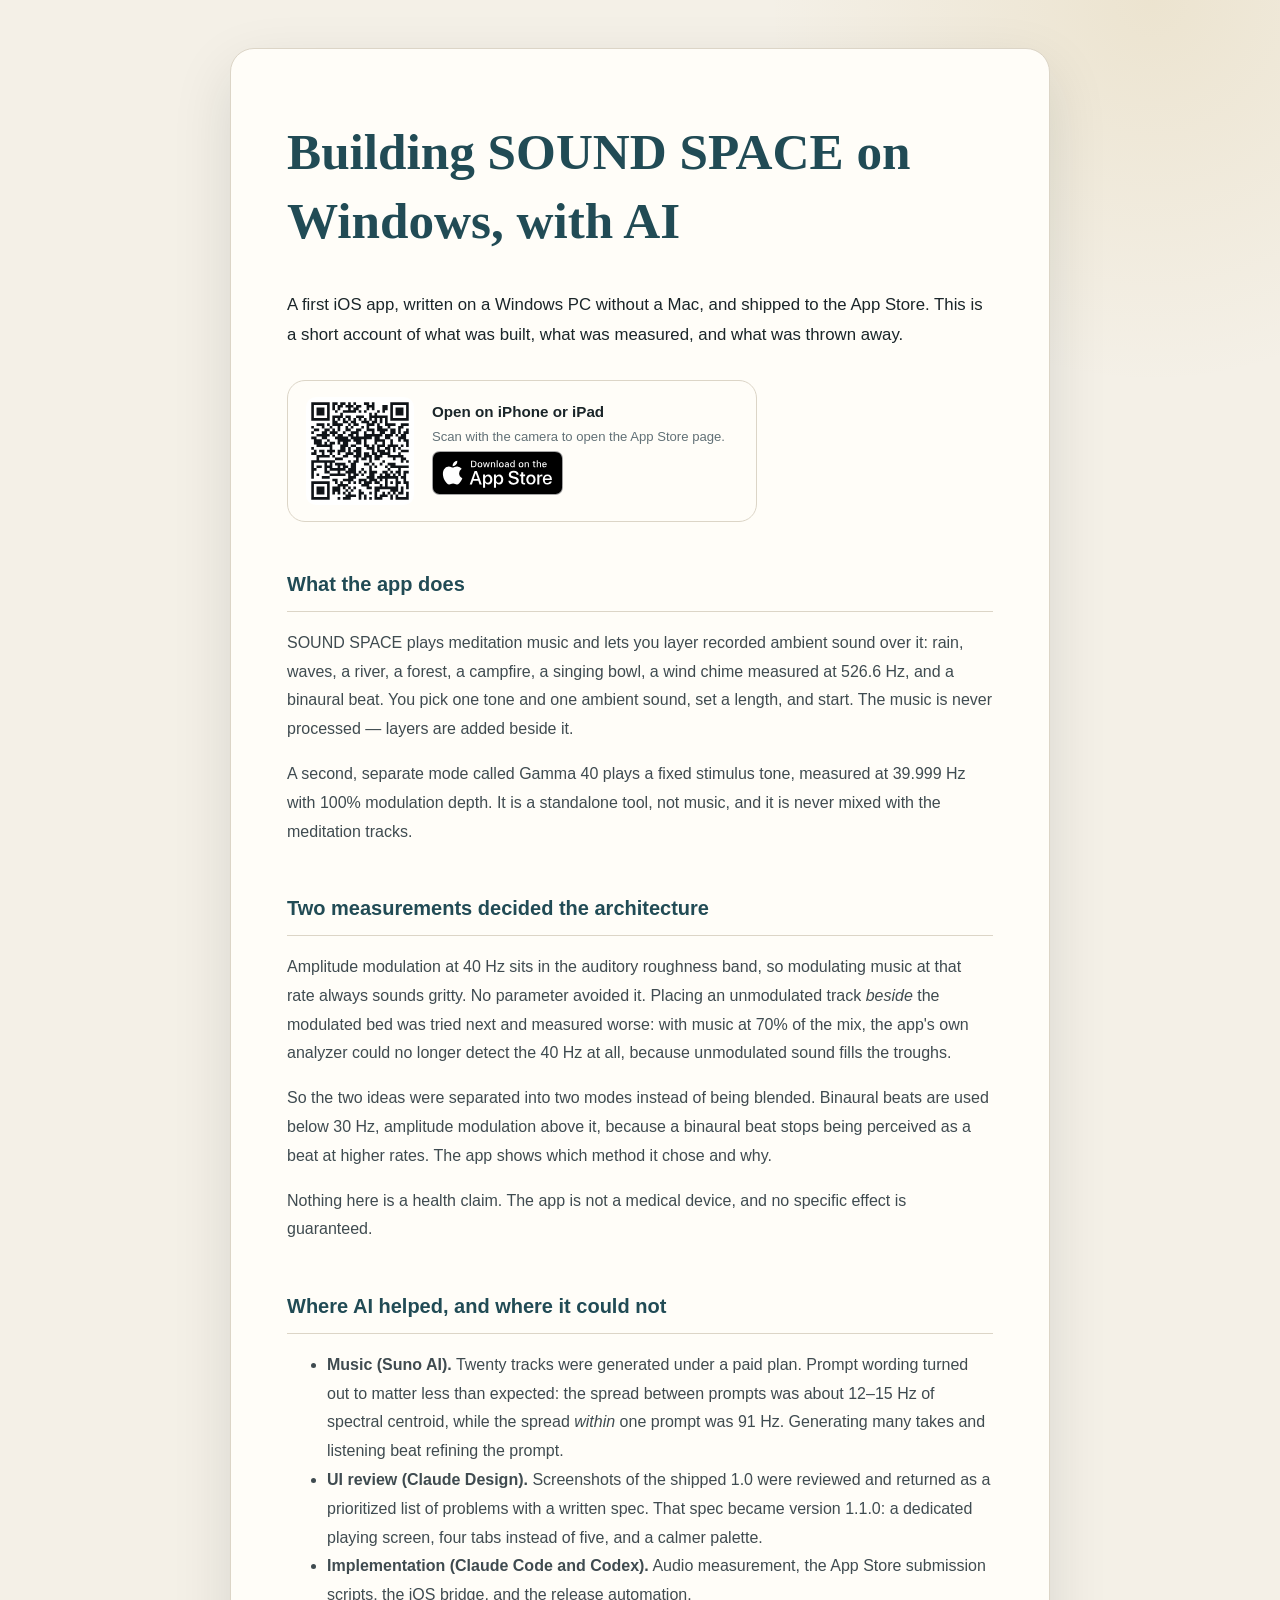
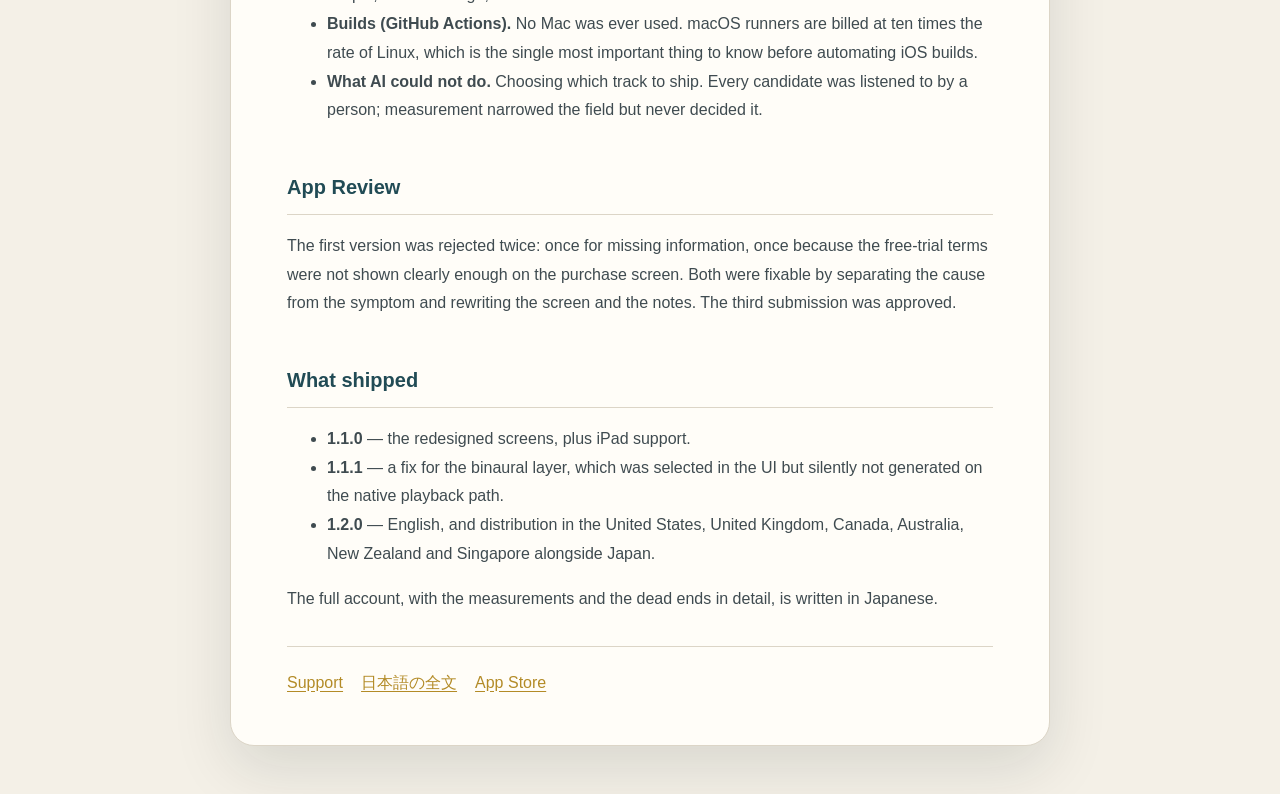
<file: story-en.html>
<!doctype html>
<html lang="en">
<head>
  <meta charset="utf-8">
  <meta name="viewport" content="width=device-width, initial-scale=1">
  <title>Building SOUND SPACE on Windows with AI | SOUND SPACE</title>
  <meta name="description" content="How a first iOS app was designed, built and shipped to the App Store from a Windows PC, with Suno AI for music, Claude Design for UI review, Claude Code and Codex for implementation, and GitHub Actions for builds.">
  <meta name="apple-itunes-app" content="app-id=6806597979">
  <meta property="og:title" content="Building SOUND SPACE on Windows with AI">
  <meta property="og:description" content="No Mac, no prior iOS experience. What worked, what was measured, and what was thrown away.">
  <meta property="og:type" content="article">
  <meta property="og:locale" content="en_US">
  <meta property="og:image" content="https://gitnaka161.github.io/sound-space-support/assets/sound-space-icon.png">
  <link rel="canonical" href="https://gitnaka161.github.io/sound-space-support/story-en.html">
  <link rel="alternate" hreflang="ja" href="https://gitnaka161.github.io/sound-space-support/product-architecture-workflow-ja.html">
  <link rel="alternate" hreflang="en" href="https://gitnaka161.github.io/sound-space-support/story-en.html">
  <link rel="icon" href="assets/sound-space-icon.png">
  <link rel="stylesheet" href="styles.css">
</head>
<body>
<main>
  <h1>Building SOUND SPACE on Windows, with AI</h1>
  <p class="lead">A first iOS app, written on a Windows PC without a Mac, and shipped to the App Store. This is a short account of what was built, what was measured, and what was thrown away.</p>

  <div class="install">
    <img src="assets/app-store-qr.svg" alt="QR code that opens the SOUND SPACE page on the App Store" width="108" height="108">
    <div><strong>Open on iPhone or iPad</strong>Scan with the camera to open the App Store page.
      <a class="store-badge" href="https://apps.apple.com/app/id6806597979"><img class="badge" src="assets/appstore-badge-en.svg" alt="Download on the App Store" width="131" height="48"></a></div>
  </div>

  <h2>What the app does</h2>
  <p>SOUND SPACE plays meditation music and lets you layer recorded ambient sound over it: rain, waves, a river, a forest, a campfire, a singing bowl, a wind chime measured at 526.6 Hz, and a binaural beat. You pick one tone and one ambient sound, set a length, and start. The music is never processed — layers are added beside it.</p>
  <p>A second, separate mode called Gamma 40 plays a fixed stimulus tone, measured at 39.999 Hz with 100% modulation depth. It is a standalone tool, not music, and it is never mixed with the meditation tracks.</p>

  <h2>Two measurements decided the architecture</h2>
  <p>Amplitude modulation at 40 Hz sits in the auditory roughness band, so modulating music at that rate always sounds gritty. No parameter avoided it. Placing an unmodulated track <em>beside</em> the modulated bed was tried next and measured worse: with music at 70% of the mix, the app's own analyzer could no longer detect the 40 Hz at all, because unmodulated sound fills the troughs.</p>
  <p>So the two ideas were separated into two modes instead of being blended. Binaural beats are used below 30 Hz, amplitude modulation above it, because a binaural beat stops being perceived as a beat at higher rates. The app shows which method it chose and why.</p>
  <p>Nothing here is a health claim. The app is not a medical device, and no specific effect is guaranteed.</p>

  <h2>Where AI helped, and where it could not</h2>
  <ul>
    <li><strong>Music (Suno AI).</strong> Twenty tracks were generated under a paid plan. Prompt wording turned out to matter less than expected: the spread between prompts was about 12–15 Hz of spectral centroid, while the spread <em>within</em> one prompt was 91 Hz. Generating many takes and listening beat refining the prompt.</li>
    <li><strong>UI review (Claude Design).</strong> Screenshots of the shipped 1.0 were reviewed and returned as a prioritized list of problems with a written spec. That spec became version 1.1.0: a dedicated playing screen, four tabs instead of five, and a calmer palette.</li>
    <li><strong>Implementation (Claude Code and Codex).</strong> Audio measurement, the App Store submission scripts, the iOS bridge, and the release automation.</li>
    <li><strong>Builds (GitHub Actions).</strong> No Mac was ever used. macOS runners are billed at ten times the rate of Linux, which is the single most important thing to know before automating iOS builds.</li>
    <li><strong>What AI could not do.</strong> Choosing which track to ship. Every candidate was listened to by a person; measurement narrowed the field but never decided it.</li>
  </ul>

  <h2>App Review</h2>
  <p>The first version was rejected twice: once for missing information, once because the free-trial terms were not shown clearly enough on the purchase screen. Both were fixable by separating the cause from the symptom and rewriting the screen and the notes. The third submission was approved.</p>

  <h2>What shipped</h2>
  <ul>
    <li><strong>1.1.0</strong> — the redesigned screens, plus iPad support.</li>
    <li><strong>1.1.1</strong> — a fix for the binaural layer, which was selected in the UI but silently not generated on the native playback path.</li>
    <li><strong>1.2.0</strong> — English, and distribution in the United States, United Kingdom, Canada, Australia, New Zealand and Singapore alongside Japan.</li>
  </ul>

  <p>The full account, with the measurements and the dead ends in detail, is written in Japanese.</p>

  <nav><a href="index-en.html">Support</a><a href="product-architecture-workflow-ja.html" lang="ja">日本語の全文</a><a href="https://apps.apple.com/app/id6806597979">App Store</a></nav>
</main>
<script type="application/ld+json">
{"@context":"https://schema.org","@type":"TechArticle",
"headline":"Building SOUND SPACE on Windows, with AI",
"description":"How a first iOS app was designed, built and shipped to the App Store from a Windows PC, using Suno AI, Claude Design, Claude Code, Codex and GitHub Actions.",
"inLanguage":"en","datePublished":"2026-10-10",
"author":{"@type":"Person","name":"Kunitomi Katakawa"},
"mainEntityOfPage":"https://gitnaka161.github.io/sound-space-support/story-en.html",
"about":{"@type":"SoftwareApplication","name":"SOUND SPACE - Meditate & Focus",
"operatingSystem":"iOS, iPadOS","applicationCategory":"HealthApplication",
"url":"https://apps.apple.com/app/id6806597979"}}
</script>
</body>
</html>
</file>
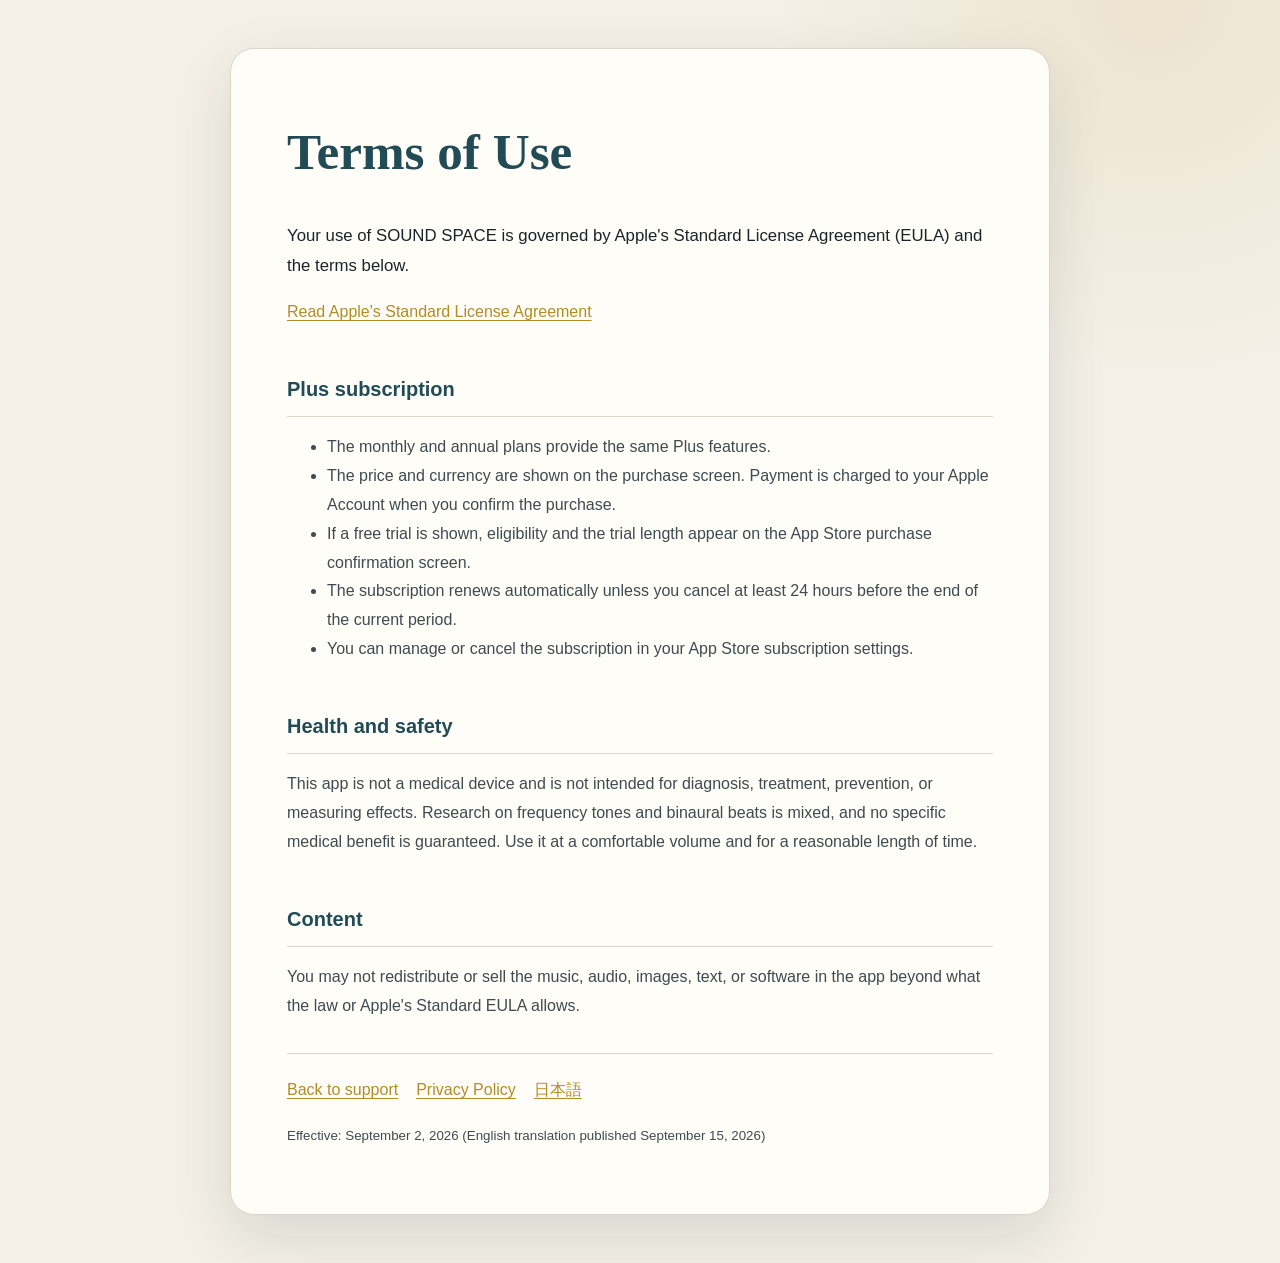
<file: terms-en.html>
<!doctype html>
<html lang="en">
<head>
  <meta charset="utf-8">
  <meta name="viewport" content="width=device-width, initial-scale=1">
  <title>SOUND SPACE | Terms of Use</title>
  <link rel="icon" href="assets/sound-space-icon.png">
  <link rel="stylesheet" href="styles.css">
  <meta name="description" content="Terms of use for SOUND SPACE, covering the Plus subscription, health and safety notes, and content rules.">
  <link rel="canonical" href="https://gitnaka161.github.io/sound-space-support/terms-en.html">
  <link rel="alternate" hreflang="en" href="https://gitnaka161.github.io/sound-space-support/terms-en.html">
  <link rel="alternate" hreflang="ja" href="https://gitnaka161.github.io/sound-space-support/terms.html">
  <meta name="apple-itunes-app" content="app-id=6806597979">
</head>
<body>
<main>
  <h1>Terms of Use</h1>
  <p class="lead">Your use of SOUND SPACE is governed by Apple's Standard License Agreement (EULA) and the terms below.</p>
  <p><a href="https://www.apple.com/legal/internet-services/itunes/dev/stdeula/" rel="noopener">Read Apple's Standard License Agreement</a></p>

  <h2>Plus subscription</h2>
  <ul>
    <li>The monthly and annual plans provide the same Plus features.</li>
    <li>The price and currency are shown on the purchase screen. Payment is charged to your Apple Account when you confirm the purchase.</li>
    <li>If a free trial is shown, eligibility and the trial length appear on the App Store purchase confirmation screen.</li>
    <li>The subscription renews automatically unless you cancel at least 24 hours before the end of the current period.</li>
    <li>You can manage or cancel the subscription in your App Store subscription settings.</li>
  </ul>

  <h2>Health and safety</h2>
  <p>This app is not a medical device and is not intended for diagnosis, treatment, prevention, or measuring effects. Research on frequency tones and binaural beats is mixed, and no specific medical benefit is guaranteed. Use it at a comfortable volume and for a reasonable length of time.</p>

  <h2>Content</h2>
  <p>You may not redistribute or sell the music, audio, images, text, or software in the app beyond what the law or Apple's Standard EULA allows.</p>

  <nav><a href="index-en.html">Back to support</a><a href="privacy-en.html">Privacy Policy</a><a href="terms.html" lang="ja">日本語</a></nav>
  <p><small>Effective: September 2, 2026 (English translation published September 15, 2026)</small></p>
</main>
</body>
</html>
</file>
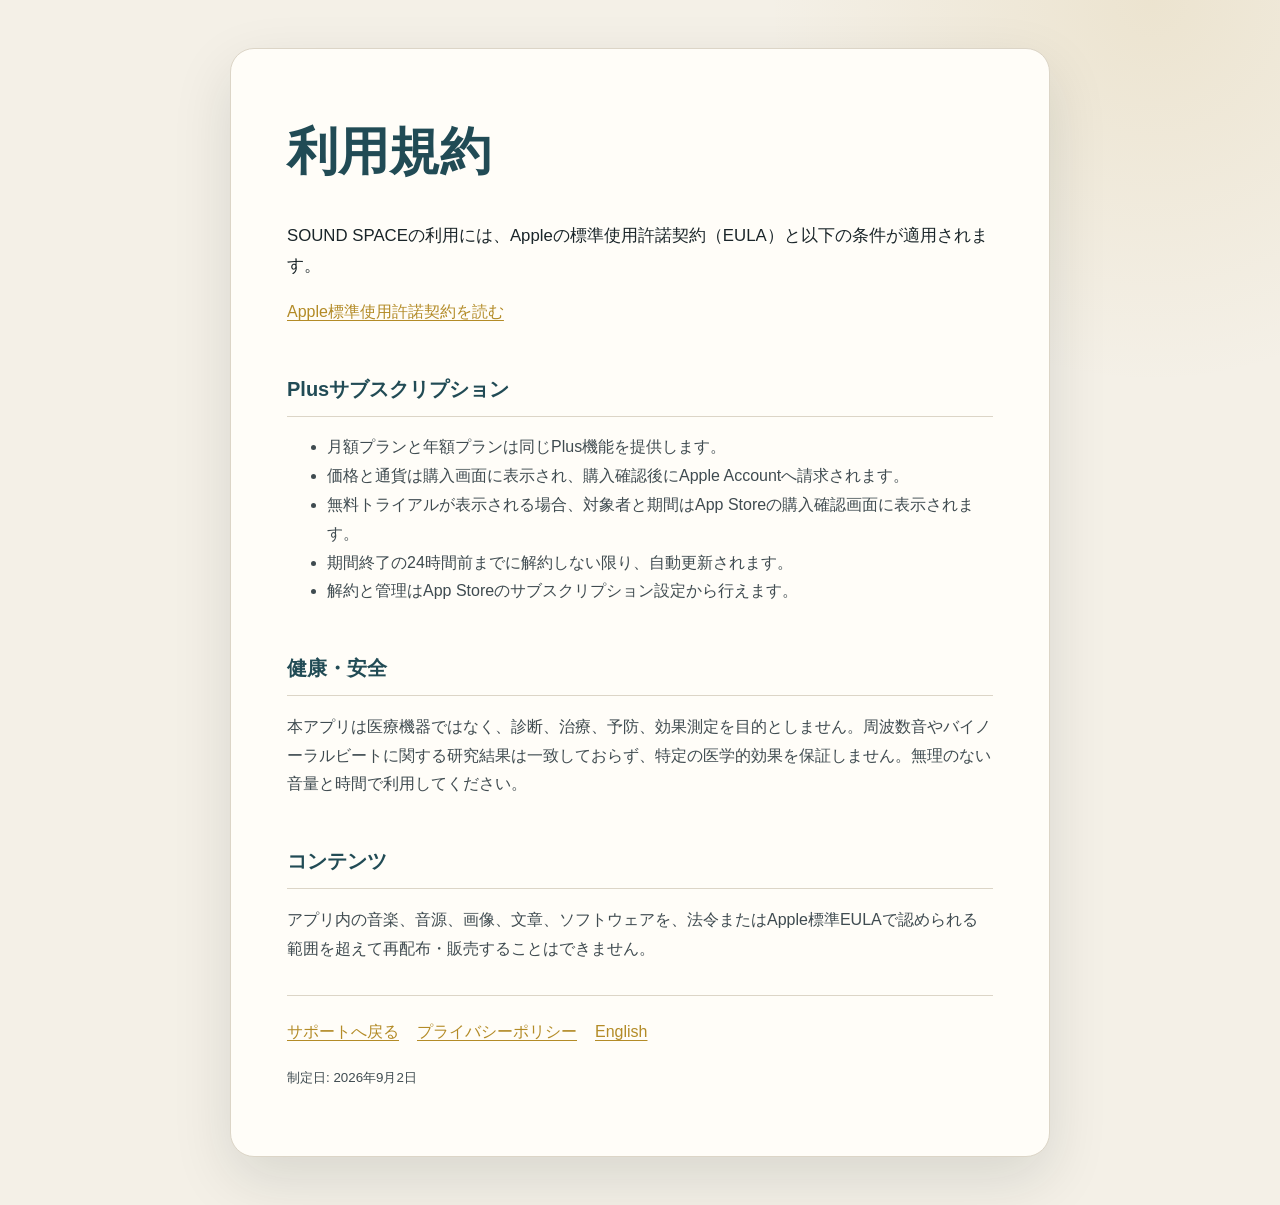
<file: terms.html>
<!doctype html>
<html lang="ja">
<head>
  <meta charset="utf-8">
  <meta name="viewport" content="width=device-width, initial-scale=1">
  <title>SOUND SPACE | 利用規約</title>
  <link rel="icon" href="assets/sound-space-icon.png">
  <link rel="stylesheet" href="styles.css">
  <meta name="description" content="SOUND SPACEの利用規約。Plusサブスクリプションの条件、健康と安全についての注意、コンテンツの扱いを記載しています。">
  <link rel="canonical" href="https://gitnaka161.github.io/sound-space-support/terms.html">
  <link rel="alternate" hreflang="ja" href="https://gitnaka161.github.io/sound-space-support/terms.html">
  <link rel="alternate" hreflang="en" href="https://gitnaka161.github.io/sound-space-support/terms-en.html">
  <meta name="apple-itunes-app" content="app-id=6806597979">
</head>
<body>
<main>
  <h1>利用規約</h1>
  <p class="lead">SOUND SPACEの利用には、Appleの標準使用許諾契約（EULA）と以下の条件が適用されます。</p>
  <p><a href="https://www.apple.com/legal/internet-services/itunes/dev/stdeula/" rel="noopener">Apple標準使用許諾契約を読む</a></p>

  <h2>Plusサブスクリプション</h2>
  <ul>
    <li>月額プランと年額プランは同じPlus機能を提供します。</li>
    <li>価格と通貨は購入画面に表示され、購入確認後にApple Accountへ請求されます。</li>
    <li>無料トライアルが表示される場合、対象者と期間はApp Storeの購入確認画面に表示されます。</li>
    <li>期間終了の24時間前までに解約しない限り、自動更新されます。</li>
    <li>解約と管理はApp Storeのサブスクリプション設定から行えます。</li>
  </ul>

  <h2>健康・安全</h2>
  <p>本アプリは医療機器ではなく、診断、治療、予防、効果測定を目的としません。周波数音やバイノーラルビートに関する研究結果は一致しておらず、特定の医学的効果を保証しません。無理のない音量と時間で利用してください。</p>

  <h2>コンテンツ</h2>
  <p>アプリ内の音楽、音源、画像、文章、ソフトウェアを、法令またはApple標準EULAで認められる範囲を超えて再配布・販売することはできません。</p>

  <nav><a href="index.html">サポートへ戻る</a><a href="privacy.html">プライバシーポリシー</a><a href="terms-en.html" lang="en">English</a></nav>
  <p><small>制定日: 2026年9月2日</small></p>
</main>
</body>
</html>
</file>
<file: styles.css>
:root {
  color-scheme: light;
  --night: #0b1114;
  --night-soft: #142126;
  --teal: #214b55;
  --paper: #f4f0e7;
  --panel: #fffdf8;
  --ink: #1a2529;
  --muted: #617076;
  --gold: #b38b27;
  --gold-bright: #e0bd54;
  --line: #dcd5c7;
  --shadow: 0 22px 60px rgba(17, 31, 36, .12);
}

* { box-sizing: border-box; }
html { scroll-behavior: smooth; -webkit-text-size-adjust: 100%; }
body {
  margin: 0;
  color: var(--ink);
  background: var(--paper);
  font-family: -apple-system, BlinkMacSystemFont, "Hiragino Sans", "Yu Gothic", sans-serif;
  line-height: 1.8;
}
a { color: var(--gold); text-underline-offset: 3px; }
img { max-width: 100%; }
.skip-link { position: fixed; top: -100px; left: 16px; z-index: 1000; padding: 10px 14px; color: #fff; background: var(--teal); border-radius: 8px; }
.skip-link:focus { top: 16px; }

/* Shared policy pages */
body:not(.home) { background: radial-gradient(circle at 90% 0, rgba(179, 139, 39, .12), transparent 24rem), var(--paper); }
body:not(.home) > main {
  width: min(820px, calc(100% - 32px));
  margin: 48px auto;
  padding: 34px clamp(22px, 5vw, 56px) 48px;
  background: var(--panel);
  border: 1px solid var(--line);
  border-radius: 24px;
  box-shadow: var(--shadow);
}
body:not(.home) h1 { color: var(--teal); font-family: "Hiragino Mincho ProN", "Yu Mincho", serif; font-size: clamp(2rem, 7vw, 3.2rem); line-height: 1.35; }
body:not(.home) h2 { margin-top: 2.2em; padding-bottom: .45em; color: var(--teal); border-bottom: 1px solid var(--line); font-size: 1.25rem; }
body:not(.home) .lead { color: var(--ink); font-size: 1.05rem; }
body:not(.home) p, body:not(.home) li { color: #3f4b50; }
body:not(.home) nav { display: flex; flex-wrap: wrap; gap: 18px; margin: 32px 0 0; padding-top: 22px; border-top: 1px solid var(--line); }

/* Header */
.site-header { position: absolute; inset: 0 0 auto; z-index: 10; color: #fff; }
.site-header__inner { width: min(1160px, calc(100% - 40px)); margin: 0 auto; padding: 22px 0; display: flex; align-items: center; justify-content: space-between; gap: 28px; }
.brand { display: inline-flex; align-items: center; gap: 11px; color: inherit; text-decoration: none; font-family: ui-monospace, SFMono-Regular, Menlo, monospace; font-weight: 700; letter-spacing: .04em; line-height: 1.1; }
.brand img { width: 42px; height: 42px; border-radius: 11px; box-shadow: 0 8px 20px rgba(0,0,0,.22); }
.brand small { display: block; margin-bottom: 4px; color: var(--gold-bright); font-family: inherit; font-size: .62rem; font-weight: 500; letter-spacing: .18em; text-transform: uppercase; }
.site-nav { display: flex; align-items: center; gap: 24px; }
.site-nav a { color: rgba(255,255,255,.82); text-decoration: none; font-size: .83rem; }
.site-nav a:hover, .site-nav a:focus-visible { color: var(--gold-bright); }

/* Hero */
.home-main { overflow: hidden; }
.hero { min-height: 760px; padding: 150px max(24px, calc((100vw - 1160px) / 2)) 100px; display: grid; grid-template-columns: minmax(0, 1.05fr) minmax(380px, .95fr); align-items: center; gap: 72px; color: #fff; background: radial-gradient(circle at 82% 40%, rgba(71, 121, 132, .45), transparent 28rem), linear-gradient(125deg, var(--night) 0%, #132329 55%, #244b54 100%); }
.hero__copy { position: relative; z-index: 2; max-width: 650px; }
.eyebrow { margin: 0 0 14px; color: var(--gold); font-family: ui-monospace, SFMono-Regular, Menlo, monospace; font-size: .72rem; font-weight: 700; letter-spacing: .2em; }
.hero .eyebrow { color: var(--gold-bright); }
.hero h1 { margin: 0; font-family: "Hiragino Mincho ProN", "Yu Mincho", serif; font-size: clamp(3rem, 6.5vw, 5.3rem); font-weight: 500; letter-spacing: -.055em; line-height: 1.16; }
.hero__lead { max-width: 590px; margin: 28px 0 0; color: rgba(240,246,246,.84); font-size: clamp(1rem, 1.6vw, 1.12rem); line-height: 2; }
.hero__actions { display: flex; flex-wrap: wrap; gap: 12px; margin-top: 34px; }
.button { display: inline-flex; min-height: 48px; align-items: center; justify-content: center; padding: 11px 20px; border: 1px solid transparent; border-radius: 999px; text-decoration: none; font-size: .88rem; font-weight: 650; transition: transform .18s ease, background .18s ease; }
.button:hover { transform: translateY(-2px); }
.button--primary { color: #141b1e; background: var(--gold-bright); border-color: var(--gold-bright); }
.button--ghost { color: #fff; border-color: rgba(255,255,255,.28); background: rgba(255,255,255,.04); }
.fact-list { display: flex; gap: 30px; margin: 44px 0 0; padding: 0; list-style: none; }
.fact-list li { display: grid; gap: 2px; }
.fact-list strong { color: var(--gold-bright); font-family: Georgia, serif; font-size: 1.65rem; font-weight: 400; line-height: 1; }
.fact-list span { color: rgba(255,255,255,.6); font-size: .68rem; letter-spacing: .08em; }
.hero__visual { position: relative; min-height: 520px; }
.hero__icon { position: absolute; z-index: 4; top: 0; right: 4%; width: 128px; height: 128px; border-radius: 29px; box-shadow: 0 22px 50px rgba(0,0,0,.38); }
.phone { position: absolute; width: 245px; border-radius: 28px; border: 1px solid rgba(255,255,255,.2); box-shadow: 0 34px 70px rgba(0,0,0,.4); }
.phone--front { z-index: 3; right: 22%; top: 78px; transform: rotate(3deg); }
.phone--back { z-index: 2; right: 0; top: 128px; transform: rotate(10deg) scale(.91); opacity: .72; }
.orbit { position: absolute; border: 1px solid rgba(224,189,84,.35); border-radius: 50%; transform: rotate(-10deg); }
.orbit--one { width: 470px; height: 165px; right: -40px; bottom: 20px; }
.orbit--two { width: 340px; height: 105px; right: 35px; bottom: 55px; }

/* Home content */
.link-grid { position: relative; z-index: 4; width: min(1080px, calc(100% - 40px)); margin: -55px auto 0; display: grid; grid-template-columns: repeat(2, minmax(0,1fr)); background: var(--panel); border: 1px solid var(--line); border-radius: 24px; box-shadow: var(--shadow); overflow: hidden; }
.feature-link { min-height: 132px; padding: 27px 28px; display: grid; grid-template-columns: 36px minmax(0,1fr) auto; align-items: center; gap: 16px; color: var(--ink); border-right: 1px solid var(--line); border-bottom: 1px solid var(--line); text-decoration: none; transition: background .18s ease; }
.feature-link:nth-child(2n) { border-right: 0; }
.feature-link:nth-last-child(-n+2) { border-bottom: 0; }
.feature-link:hover { background: #f7f1df; }
.feature-link--store { color: #fff; background: linear-gradient(120deg, var(--teal), #183940); }
.feature-link--store:hover { background: linear-gradient(120deg, #285d68, #183940); }
.feature-link__number { color: var(--gold); font-family: ui-monospace, monospace; font-size: .72rem; }
.feature-link--store .feature-link__number { color: var(--gold-bright); }
.feature-link strong { display: block; margin-bottom: 5px; font-family: "Hiragino Mincho ProN", "Yu Mincho", serif; font-size: 1.08rem; }
.feature-link small { display: block; color: var(--muted); font-size: .78rem; line-height: 1.6; }
.feature-link--store small { color: rgba(255,255,255,.68); }
.feature-link__arrow { color: var(--gold); font-size: 1.2rem; }
.section { width: min(1080px, calc(100% - 40px)); margin: 0 auto; padding: 115px 0 0; }
.section-heading { display: grid; grid-template-columns: minmax(0, .75fr) minmax(320px, 1fr); column-gap: 70px; align-items: end; margin-bottom: 38px; }
.section-heading .eyebrow { grid-column: 1 / -1; }
.section-heading h2 { margin: 0; color: var(--teal); font-family: "Hiragino Mincho ProN", "Yu Mincho", serif; font-size: clamp(2rem, 4vw, 3.3rem); font-weight: 500; line-height: 1.3; }
.section-heading > p:last-child { margin: 0; color: var(--muted); font-size: .92rem; }
.section-heading--compact { display: block; }
.steps { display: grid; grid-template-columns: repeat(3, minmax(0,1fr)); margin: 0; padding: 0; list-style: none; border-top: 1px solid var(--line); border-bottom: 1px solid var(--line); }
.steps li { min-height: 260px; padding: 32px 30px; display: flex; flex-direction: column; justify-content: space-between; gap: 54px; border-right: 1px solid var(--line); }
.steps li:last-child { border-right: 0; }
.steps li > span { color: var(--gold); font-family: Georgia, serif; font-size: 2rem; }
.steps strong { color: var(--teal); font-family: "Hiragino Mincho ProN", "Yu Mincho", serif; font-size: 1.25rem; }
.steps p { margin: 10px 0 0; color: var(--muted); font-size: .86rem; }
.section--support { padding-top: 130px; }
.support-card { padding: clamp(26px, 5vw, 54px); display: grid; grid-template-columns: minmax(0,1fr) auto; align-items: end; gap: 40px; color: #fff; background: radial-gradient(circle at 100% 0, rgba(224,189,84,.14), transparent 22rem), var(--night-soft); border-radius: 24px; box-shadow: var(--shadow); }
.support-card__label { color: var(--gold-bright); font-size: .72rem; letter-spacing: .14em; }
.support-card h3 { margin: 10px 0 12px; color: #fff; font-family: "Hiragino Mincho ProN", "Yu Mincho", serif; font-size: clamp(1.4rem, 3vw, 2rem); font-weight: 500; }
.support-card p { max-width: 650px; margin: 0; color: rgba(255,255,255,.67); font-size: .88rem; }
.support-card .button { white-space: nowrap; }
.faq-list { border-top: 1px solid var(--line); }
.faq-list details { border-bottom: 1px solid var(--line); }
.faq-list summary { position: relative; padding: 25px 44px 25px 0; color: var(--ink); cursor: pointer; list-style: none; font-family: "Hiragino Mincho ProN", "Yu Mincho", serif; font-size: 1.08rem; }
.faq-list summary::-webkit-details-marker { display: none; }
.faq-list summary::after { content: "+"; position: absolute; right: 8px; top: 21px; color: var(--gold); font-family: sans-serif; font-size: 1.5rem; font-weight: 300; }
.faq-list details[open] summary::after { content: "−"; }
.faq-list details p { max-width: 850px; margin: -4px 0 24px; color: var(--muted); font-size: .9rem; }
.safety { width: min(1080px, calc(100% - 40px)); margin: 110px auto; padding: 28px 32px; display: grid; grid-template-columns: 42px minmax(0,1fr); gap: 20px; background: #eee8da; border: 1px solid #d9cfbb; border-radius: 18px; }
.safety__mark { width: 34px; height: 34px; display: grid; place-items: center; color: #fff; background: var(--teal); border-radius: 50%; font-family: Georgia, serif; font-style: italic; }
.safety h2 { margin: 0 0 6px; color: var(--teal); font-family: "Hiragino Mincho ProN", "Yu Mincho", serif; font-size: 1.05rem; }
.safety p { margin: 0; color: var(--muted); font-size: .82rem; }

/* Footer */
.site-footer { padding: 54px max(24px, calc((100vw - 1080px) / 2)); display: grid; grid-template-columns: 1fr auto; gap: 30px; color: rgba(255,255,255,.7); background: var(--night); }
.brand--footer { color: #fff; }
.site-footer > div > p { margin: 14px 0 0; font-size: .78rem; }
.site-footer nav { display: flex; flex-wrap: wrap; align-items: center; gap: 20px; }
.site-footer nav a { color: rgba(255,255,255,.72); text-decoration: none; font-size: .76rem; }
.copyright { grid-column: 1 / -1; margin: 10px 0 0; padding-top: 24px; border-top: 1px solid rgba(255,255,255,.12); color: rgba(255,255,255,.4); font-size: .7rem; }

/* Long-form page elements */
h3 { color: var(--ink); }
.lede { margin: 28px 0; padding-left: 16px; border-left: 2px solid var(--gold); }
table { width: 100%; margin: 20px 0; border-collapse: collapse; font-size: 15px; }
th, td { padding: 9px 12px; text-align: left; vertical-align: top; border-bottom: 1px solid var(--line); }
code { padding: 1px 5px; background: #f0ece0; border: 1px solid var(--line); font-family: ui-monospace, SFMono-Regular, Menlo, monospace; font-size: .92em; }
blockquote { margin: 20px 0; padding: 14px 18px; background: #f0ece0; border: 1px solid var(--line); }

/* インストール用のQRコード。スマホからはリンクを押せば済むので、狭い画面では隠す */
.install { margin-top: 30px; display: flex; align-items: center; gap: 18px; padding: 16px 18px; max-width: 470px; background: var(--panel); border: 1px solid var(--line); border-radius: 18px; }
.install img { width: 108px; height: 108px; border-radius: 10px; }
.install div { font-size: .82rem; color: var(--muted); }
.install strong { display: block; color: var(--ink); font-size: .95rem; }
.install img.badge { width: 131px; height: 48px; border-radius: 0; }
@media (max-width: 720px) { .install { display: none; } }
/* Apple 公式バッジ。配布されたままの絵柄を使い、色や形を変えない */
.store-badge { display: inline-flex; align-items: center; }
.store-badge img { width: 131px; height: 48px; }

@media (max-width: 860px) {
  .site-nav { display: none; }
  .hero { min-height: auto; grid-template-columns: 1fr; gap: 52px; padding-top: 128px; }
  .hero__copy { max-width: 720px; }
  .hero__visual { width: min(500px, 100%); min-height: 490px; margin: 0 auto; }
  .link-grid { grid-template-columns: 1fr; }
  .feature-link, .feature-link:nth-child(2n), .feature-link:nth-last-child(-n+2) { border-right: 0; border-bottom: 1px solid var(--line); }
  .feature-link:last-child { border-bottom: 0; }
  .section-heading { grid-template-columns: 1fr; gap: 16px; }
  .steps { grid-template-columns: 1fr; }
  .steps li { min-height: 0; flex-direction: row; justify-content: flex-start; gap: 24px; border-right: 0; border-bottom: 1px solid var(--line); }
  .steps li:last-child { border-bottom: 0; }
  .support-card { grid-template-columns: 1fr; align-items: start; }
}

@media (max-width: 540px) {
  .site-header__inner { width: calc(100% - 32px); padding-top: 16px; }
  .brand img { width: 38px; height: 38px; }
  .hero { padding: 112px 20px 84px; }
  .hero h1 { font-size: clamp(2.65rem, 14vw, 4rem); }
  .hero__lead { font-size: .94rem; }
  .hero__actions { display: grid; }
  .fact-list { gap: 22px; }
  .hero__visual { min-height: 410px; }
  .hero__icon { width: 88px; height: 88px; border-radius: 21px; right: 2%; }
  .phone { width: 188px; border-radius: 22px; }
  .phone--front { right: 26%; top: 55px; }
  .phone--back { right: 0; top: 92px; }
  .orbit--one { width: 340px; height: 120px; right: -65px; }
  .orbit--two { width: 245px; height: 80px; right: -10px; }
  .link-grid, .section, .safety { width: calc(100% - 28px); }
  .link-grid { margin-top: -42px; border-radius: 18px; }
  .feature-link { min-height: 118px; padding: 22px 20px; grid-template-columns: 28px minmax(0,1fr) auto; gap: 12px; }
  .section { padding-top: 88px; }
  .section-heading h2 { font-size: 2rem; }
  .steps li { padding: 26px 12px; }
  .support-card { border-radius: 18px; }
  .safety { margin-top: 88px; margin-bottom: 88px; padding: 22px 20px; grid-template-columns: 1fr; }
  .site-footer { grid-template-columns: 1fr; padding: 44px 22px; }
  .site-footer nav { align-items: flex-start; flex-direction: column; gap: 11px; }
  .copyright { grid-column: 1; }
  body:not(.home) > main { margin: 16px auto; border-radius: 18px; }
}

@media (prefers-reduced-motion: reduce) {
  html { scroll-behavior: auto; }
  .button { transition: none; }
}
</file>
